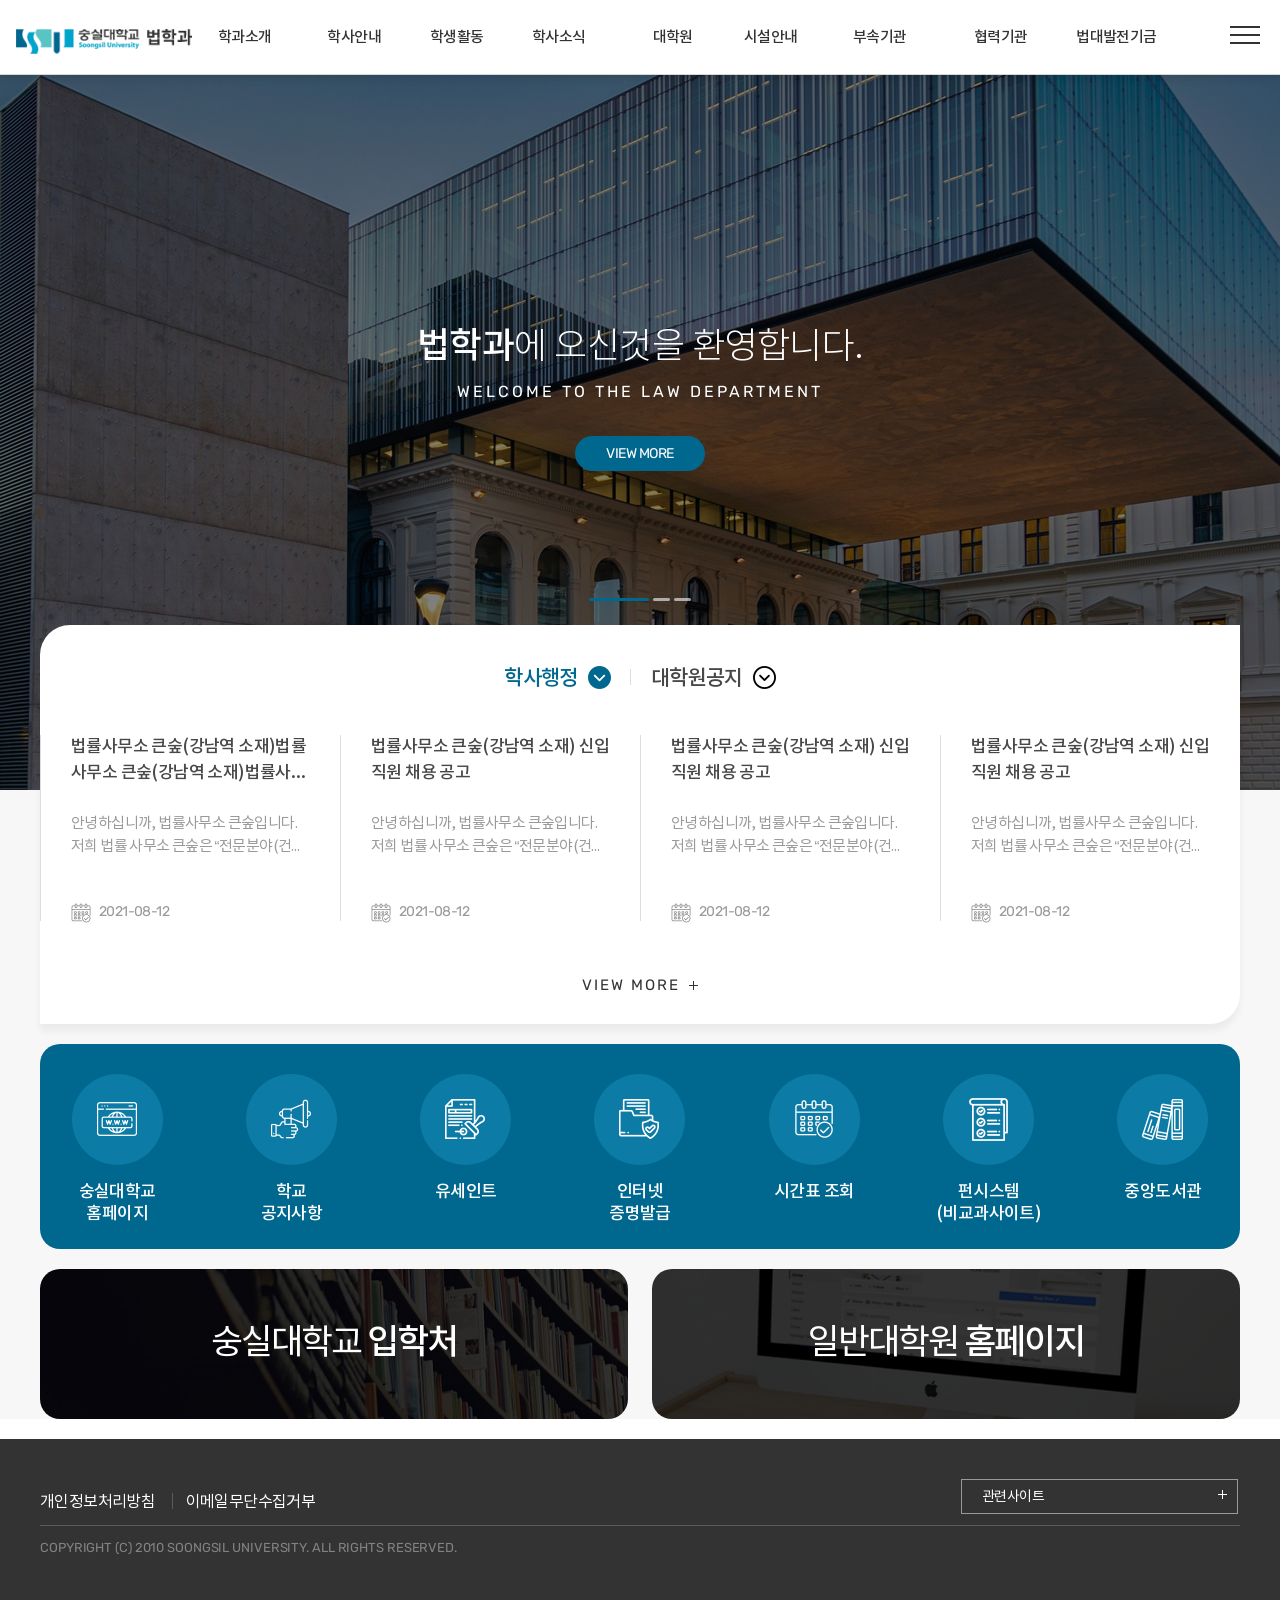
<file: index.html>
<!DOCTYPE html>
<html lang="ko">

	<head>
		<meta charset="UTF-8">
		<meta name="viewport" content="width=device-width, initial-scale=1.0, minimum-scale=1.0, maximum-scale=1.0"
			user-scalable="no">
		<meta http-equiv="X-UA-compatible" content="IE=10,chrome=1">
		<meta name="Author" content="숭실대학교 법학과" />
		<meta name="Keywords" content="숭실대학교 법학과" />
		<meta name="Description" content="숭실대학교 법학과 " />
		<!--style-->
		<link rel="stylesheet" href="commons/css/swiper.css" />
<link rel="stylesheet" href="commons/css/ico_style.css" />
		<link rel="stylesheet" href="commons/css/style.css" />
		<title>숭실대학교 법학과</title>
	</head>

	<body class="layout_main">
		<div class="skiptoContent">
			<a href="#lnb">메뉴바로가기</a>
			<a href="#main_content">메인콘텐츠 바로가기</a>
			<a href="#footer_copy">하단 카피라이트 바로가기</a>
		</div>

		<div class="header">

			<h1 class="logo">
				<a href="index.html"><span class="blind">숭실대학교 법학과</span></a>
			</h1>
			<!--main menu-->

			<div id="lnb">
				<ul class="nav-menu">
					<li class="nav-item"><a href="#">학과소개</a>
						<div class="sub-nav">
							<ul class="sub-nav-group">
								<li><a href="#">법학과 소개</a></li>
								<li><a href="#">교육목표</a></li>
								<li><a href="#">학과장인사말</a></li>
								<li><a href="#">교수진</a>
									<div class="sub-nav-3depth">
										<ul>
											<li><a href="#">전임교수 </a></li>
											<li><a href="#">명예교수</a></li>
											<li><a href="#">겸임교수</a></li>
										</ul>
									</div>
								</li>
							</ul>
						</div>
					</li>
					<li class="nav-item"><a href="#">학사안내</a>
						<div class="sub-nav">
							<ul class="sub-nav-group">
								<li><a href="#">교과안내</a></li>
								<li><a href="#">졸업요건</a></li>
								<li><a href="#">장학안내</a></li>
								<li><a href="#">비교과활동 </a></li>
								<li><a href="#">교수진</a>
									<div class="sub-nav-3depth">
										<ul>
											<li><a href="#">로우링</a></li>
											<li><a href="#">소개</a></li>
											<li><a href="#">주요활동 </a></li>
										</ul>
									</div>
								</li>
							</ul>
						</div>
					</li>
					<li class="nav-item"><a href="#">학생활동</a>
						<div class="sub-nav">
							<ul class="sub-nav-group">
								<li><a href="#">학생회</a>
									<div class="sub-nav-3depth">
										<ul>
											<li><a href="#">소개</a></li>
											<li><a href="#">주요활동</a></li>
											<li><a href="#">역대학생회장 </a></li>
										</ul>
									</div>
								</li>
								<li><a href="#">학회</a></li>
								<li><a href="#">소모임</a></li>
								<li><a href="#">언론사 </a></li>
								<li><a href="#">자치행사</a>
									<div class="sub-nav-3depth">
										<ul>
											<li><a href="#">축제</a></li>
											<li><a href="#">학술제</a></li>
											<li><a href="#">체육대회</a></li>
											<li><a href="#">연합MT</a></li>
										</ul>
									</div>
								</li>
							</ul>
						</div>
					</li>
					<li class="nav-item"><a href="#">학사소식</a>
						<div class="sub-nav">
							<ul class="sub-nav-group">
								<li><a href="#">학사행정</a></li>
								<li><a href="#">모집채용</a></li>
								<li><a href="#">event＆News</a></li>
							</ul>
						</div>
					</li>
					<li class="nav-item"><a href="#">대학원</a>
						<div class="sub-nav">
							<ul class="sub-nav-group">
								<li><a href="#">대학원소개</a></li>
								<li><a href="#">대학원공지</a></li>
							</ul>
						</div>
					</li>
					<li class="nav-item"><a href="#">시설안내</a>
						<div class="sub-nav">
							<ul class="sub-nav-group">
								<li><a href="#">법학열람실</a>
									<div class="sub-nav-3depth">
										<ul>
											<li><a href="#">개요</a></li>
											<li><a href="#">현황</a></li>
											<li><a href="#">이용안내</a></li>
										</ul>
									</div>
								</li>
								<li><a href="#">법학세미나실</a>
									<div class="sub-nav-3depth">
										<ul>
											<li><a href="#">개요</a></li>
											<li><a href="#">현황</a></li>
											<li><a href="#">이용안내</a></li>
										</ul>
									</div>
								</li>
							</ul>
						</div>
					</li>
					<li class="nav-item"><a href="#">부속기관</a>
						<div class="sub-nav">
							<ul class="sub-nav-group">
								<li><a href="#">법학연구소</a>
									<div class="sub-nav-3depth">
										<ul>
											<li><a href="#">소개</a></li>
											<li><a href="#">주요활동</a></li>
										</ul>
									</div>
								</li>

								<li><a href="#">연구소공지 </a></li>
								<li><a href="#">숭현관</a>
									<div class="sub-nav-3depth">
										<ul>
											<li><a href="#">소개</a></li>
											<li><a href="#">역대 사시합격자</a></li>
										</ul>
									</div>
								</li>

								<li><a href="#">법대동문회</a>
									<div class="sub-nav-3depth">
										<ul>
											<li><a href="#">동문회장인사말</a></li>
											<li><a href="#">주요활동 </a></li>
										</ul>
									</div>
								</li>

							</ul>
						</div>
					</li>
					<li class="nav-item"><a href="#">협력기관</a>
						<div class="sub-nav">
							<ul class="sub-nav-group">
								<li><a href="#">로펌</a></li>
								<li><a href="#">기업</a></li>
								<li><a href="#">공공기관</a></li>
								<li><a href="#">기타법인 </a></li>
							</ul>
						</div>
					</li>
					<li class="nav-item"><a href="#">법대발전기금 </a>
						<div class="sub-nav">
							<ul class="sub-nav-group">
								<li><a href="#">발전기금소개</a></li>
								<li><a href="#">기부방법</a></li>
								<li><a href="#">기부자예우 </a></li>
							</ul>
						</div>
					</li>
				</ul>
			</div>
			<!--//main menu-->

			<a href="#" class="btn-menu">
				<span></span>
				<span></span>
				<span></span>
			</a>

		</div>



		<!--mobile menu -->
		<div class="m-nav">
			<div class="m-nav-container">
				<ul class="m-nav-menu">
					<li class="m-nav-item on"><a href="#">학과소개</a>
						<ul class="m-sub-nav">
							<li><a href="#">법학과 소개</a></li>
							<li><a href="#">교육목표</a></li>
							<li><a href="#">학과장인사말</a></li>
							<li><a href="#">교수진</a>
								<div class="sub-nav-3depth">
									<ul>
										<li><a href="#">전임교수 </a></li>
										<li><a href="#">명예교수</a></li>
										<li><a href="#">겸임교수</a></li>
									</ul>
								</div>
							</li>
						</ul>
					</li>
					<li class="m-nav-item"><a href="#">학사안내</a>
						<ul class="m-sub-nav">
							<li><a href="#">교과안내</a></li>
							<li><a href="#">졸업요건</a></li>
							<li><a href="#">장학안내</a></li>
							<li><a href="#">비교과활동 </a></li>
							<li><a href="#">교수진</a>
								<div class="sub-nav-3depth">
									<ul>
										<li><a href="#">로우링</a></li>
										<li><a href="#">소개</a></li>
										<li><a href="#">주요활동 </a></li>
									</ul>
								</div>
							</li>
						</ul>
					</li>
					<li class="m-nav-item"><a href="#">학생활동</a>
						<ul class="m-sub-nav">

							<li><a href="#">학생회</a>
								<div class="sub-nav-3depth">
									<ul>
										<li><a href="#">소개</a></li>
										<li><a href="#">주요활동</a></li>
										<li><a href="#">역대학생회장 </a></li>
									</ul>
								</div>
							</li>
							<li><a href="#">학회</a></li>
							<li><a href="#">소모임</a></li>
							<li><a href="#">언론사 </a></li>
							<li><a href="#">자치행사</a>
								<div class="sub-nav-3depth">
									<ul>
										<li><a href="#">축제</a></li>
										<li><a href="#">학술제</a></li>
										<li><a href="#">체육대회</a></li>
										<li><a href="#">연합MT</a></li>
									</ul>
								</div>
							</li>
						</ul>
					</li>
					<li class="m-nav-item"><a href="#">학사소식</a>
						<ul class="m-sub-nav">
							<li><a href="#">학사행정</a></li>
							<li><a href="#">모집채용</a></li>
							<li><a href="#">event＆News</a></li>
						</ul>
					</li>
					<li class="m-nav-item"><a href="#">대학원</a>
						<div class="m-sub-nav">
							<ul class="sub-nav-group">
								<li><a href="#">대학원소개</a></li>
								<li><a href="#">대학원공지</a></li>
							</ul>
						</div>
					</li>
					<li class="m-nav-item"><a href="#">시설안내</a>
						<ul class="m-sub-nav">
							<li><a href="#">법학열람실</a>
								<div class="sub-nav-3depth">
									<ul>
										<li><a href="#">개요</a></li>
										<li><a href="#">현황</a></li>
										<li><a href="#">이용안내</a></li>
									</ul>
								</div>
							</li>
							<li><a href="#">법학세미나실</a>
								<div class="sub-nav-3depth">
									<ul>
										<li><a href="#">개요</a></li>
										<li><a href="#">현황</a></li>
										<li><a href="#">이용안내</a></li>
									</ul>
								</div>
							</li>
						</ul>
					</li>
					<li class="m-nav-item"><a href="#">부속기관</a>
						<ul class="m-sub-nav">
							<li><a href="#">법학연구소</a>
								<div class="sub-nav-3depth">
									<ul>
										<li><a href="#">소개</a></li>
										<li><a href="#">주요활동</a></li>
									</ul>
								</div>
							</li>

							<li><a href="#">연구소공지 </a></li>
							<li><a href="#">숭현관</a>
								<div class="sub-nav-3depth">
									<ul>
										<li><a href="#">소개</a></li>
										<li><a href="#">역대 사시합격자</a></li>
									</ul>
								</div>
							</li>

							<li><a href="#">법대동문회</a>
								<div class="sub-nav-3depth">
									<ul>
										<li><a href="#">동문회장인사말</a></li>
										<li><a href="#">주요활동 </a></li>
									</ul>
								</div>
							</li>
						</ul>
					</li>
					<li class="m-nav-item"><a href="#">협력기관</a>
						<ul class="m-sub-nav">

							<li><a href="#">로펌</a></li>
							<li><a href="#">기업</a></li>
							<li><a href="#">공공기관</a></li>
							<li><a href="#">기타법인 </a></li>
						</ul>
					</li>
					<li class="m-nav-item"><a href="#">법대발전기금 </a>
						<ul class="m-sub-nav">
							<li><a href="#">발전기금소개</a></li>
							<li><a href="#">기부방법</a></li>
							<li><a href="#">기부자예우 </a></li>
						</ul>
					</li>
				</ul>

				<a href="#" class="btn-close">
					<span></span>
					<span></span>
				</a>
			</div>
		</div>
		<!--//mobile menu -->

		<!--main visual-->
		<h3 class="blind">메인비주얼</h3>


		<div class="main-visual swiper">
			<div class="swiper-wrapper">
				<div class="swiper-slide slide-01">
					<div class="typo">
						<p class="kr"><b>법학과</b>에 오신것을 환영합니다.</p>
						<p class="en">welcome to the Law Department</p>
						<a href="#" class="btn-view">VIEW MORE</a>
					</div>
				</div>
				<div class="swiper-slide slide-02">
					<div class="typo">
						<p class="kr"><b>법학과</b>에 오신것을 환영합니다.</p>
						<p class="en">welcome to the Law Department</p>
						<a href="#" class="btn-view">VIEW MORE</a>
					</div>
				</div>
				<div class="swiper-slide slide-03">
					<div class="typo">
						<p class="kr"><b>법학과</b>에 오신것을 환영합니다.</p>
						<p class="en">welcome to the Law Department</p>
						<a href="#" class="btn-view">VIEW MORE</a>
					</div>
				</div>
			</div>

			<div class="swiper-pagination"></div>
		</div>
		<!--//main visual-->

		<section class="main-contents">
			<!--bbs-->
			<div class="main-bbs">

				<ul class="bbs-tab tab-top">
					<li class="on"><a href="#"><span>학사행정</span></a></li>
					<li><a href="#"><span>대학원공지</span></a></li>
				</ul>
				<div class="bbs-cont tab-cnt on">
					<ul>
						<li>
							<a href="#">
								<p class="tit">법률사무소 큰숲(강남역 소재)법률사무소 큰숲(강남역 소재)법률사무소 큰숲(강남역 소재) 신입 직원 채용 공고</p>
								<p class="cnt">안녕하십니까, 법률사무소 큰숲입니다. 저희 법률 사무소 큰숲은 “전문분야(건설... 큰숲은 “전문분야(건설... </p>
							</a>
							<p class="date">2021-08-12</p>
						</li>
						<li>
							<a href="#">
								<p class="tit">법률사무소 큰숲(강남역 소재) 신입 직원 채용 공고</p>
								<p class="cnt">안녕하십니까, 법률사무소 큰숲입니다. 저희 법률 사무소 큰숲은 “전문분야(건설... 큰숲은 “전문분야(건설... </p>
							</a>
							<p class="date">2021-08-12</p>
						</li>
						<li>
							<a href="#">
								<p class="tit">법률사무소 큰숲(강남역 소재) 신입 직원 채용 공고</p>
								<p class="cnt">안녕하십니까, 법률사무소 큰숲입니다. 저희 법률 사무소 큰숲은 “전문분야(건설... 큰숲은 “전문분야(건설... </p>
							</a>
							<p class="date">2021-08-12</p>
						</li>
						<li>
							<a href="#">
								<p class="tit">법률사무소 큰숲(강남역 소재) 신입 직원 채용 공고</p>
								<p class="cnt">안녕하십니까, 법률사무소 큰숲입니다. 저희 법률 사무소 큰숲은 “전문분야(건설... 큰숲은 “전문분야(건설... </p>
							</a>
							<p class="date">2021-08-12</p>
						</li>
					</ul>

					<a href="#" class="btn-more"><span>VIEW MORE</span></a>
				</div>

				<div class="bbs-cont tab-cnt">
					<ul>
						<li>
							<a href="#">
								<p class="tit">222법률사무소 큰숲(강남역 소재)법률사무소 큰숲(강남역 소재)법률사무소 큰숲(강남역 소재) 신입 직원 채용 공고</p>
								<p class="cnt">안녕하십니까, 법률사무소 큰숲입니다. 저희 법률 사무소 큰숲은 “전문분야(건설... 큰숲은 “전문분야(건설... </p>
							</a>
							<p class="date">2021-08-12</p>
						</li>
						<li>
							<a href="#">
								<p class="tit">법률사무소 큰숲(강남역 소재) 신입 직원 채용 공고</p>
								<p class="cnt">안녕하십니까, 법률사무소 큰숲입니다. 저희 법률 사무소 큰숲은 “전문분야(건설... 큰숲은 “전문분야(건설... </p>
							</a>
							<p class="date">2021-08-12</p>
						</li>
						<li>
							<a href="#">
								<p class="tit">법률사무소 큰숲(강남역 소재) 신입 직원 채용 공고</p>
								<p class="cnt">안녕하십니까, 법률사무소 큰숲입니다. 저희 법률 사무소 큰숲은 “전문분야(건설... 큰숲은 “전문분야(건설... </p>
							</a>
							<p class="date">2021-08-12</p>
						</li>
						<li>
							<a href="#">
								<p class="tit">법률사무소 큰숲(강남역 소재) 신입 직원 채용 공고</p>
								<p class="cnt">안녕하십니까, 법률사무소 큰숲입니다. 저희 법률 사무소 큰숲은 “전문분야(건설... 큰숲은 “전문분야(건설... </p>
							</a>
							<p class="date">2021-08-12</p>
						</li>
					</ul>

					<a href="#" class="btn-more"><span>VIEW MORE</span></a>
				</div>

			</div>
			<!--//bbs-->

			<!--quick-->
			<div class="main-quick">
				<h3 class="quick-title"><span>QUICK MENU</span></h3>
				<ul>
					<li><a href="#">
							<i class="ico ico01"></i>
							<strong>숭실대학교<br>홈페이지</strong>
						</a></li>
					<li><a href="#">
							<i class="ico ico02"></i>
							<strong>학교<br>공지사항</strong>
						</a></li>
					<li><a href="#">
							<i class="ico ico03"></i>
							<strong>유세인트</strong>
						</a></li>
					<li><a href="#">
							<i class="ico ico04"></i>
							<strong>인터넷<br>증명발급</strong>
						</a></li>
					<li><a href="#">
							<i class="ico ico05"></i>
							<strong>시간표 조회</strong>
						</a></li>
					<li><a href="#">
							<i class="ico ico06"></i>
							<strong>펀시스템<br>(비교과사이트)</strong>
						</a></li>
					<li><a href="#">
							<i class="ico ico07"></i>
							<strong>중앙도서관</strong>
						</a></li>
				</ul>
			</div>
			<!--//quick-->

			<!--banner-->
			<div class="main-banner">
				<ul>
					<li class="banner01"><a href="#">
							숭실대학교 <b>입학처</b>
						</a></li>
					<li class="banner02"><a href="#">
							일반대학원 <b>홈페이지</b>
						</a></li>
				</ul>
			</div>
			<!--//banner-->

		</section>

		<footer class="footer">
			<div class="footer-container">
				<div class="policy-rel">
					<p class="policy">
						<a href="#">개인정보처리방침</a>
						<a href="#">이메일무단수집거부</a>
					</p>

					<div class="rel-sites">
						<strong class="tit">관련사이트</strong>
						<div class="site-list">
							<ul>
								<li><a href="#">숭실대학교</a></li>
								<li><a href="#">site</a></li>
								<li><a href="#">site</a></li>
								<li><a href="#">site</a></li>
							</ul>
						</div>
					</div>
				</div>

				<p class="copyrights">Copyright (c) 2010 Soongsil University. All Rights Reserved.</p>
			</div>
		</footer>

		<!--js-->
		<script type="text/javascript" src="commons/js/jquery-1.11.2.min.js"></script>
		<script type="text/javascript" src="commons/js/jquery-migrate-1.2.1.js"></script>
		<script type="text/javascript" src="commons/js/swiper.min.js"></script>
		<script type="text/javascript" src="commons/js/site.js"></script>
	</body>

</html>
</file>
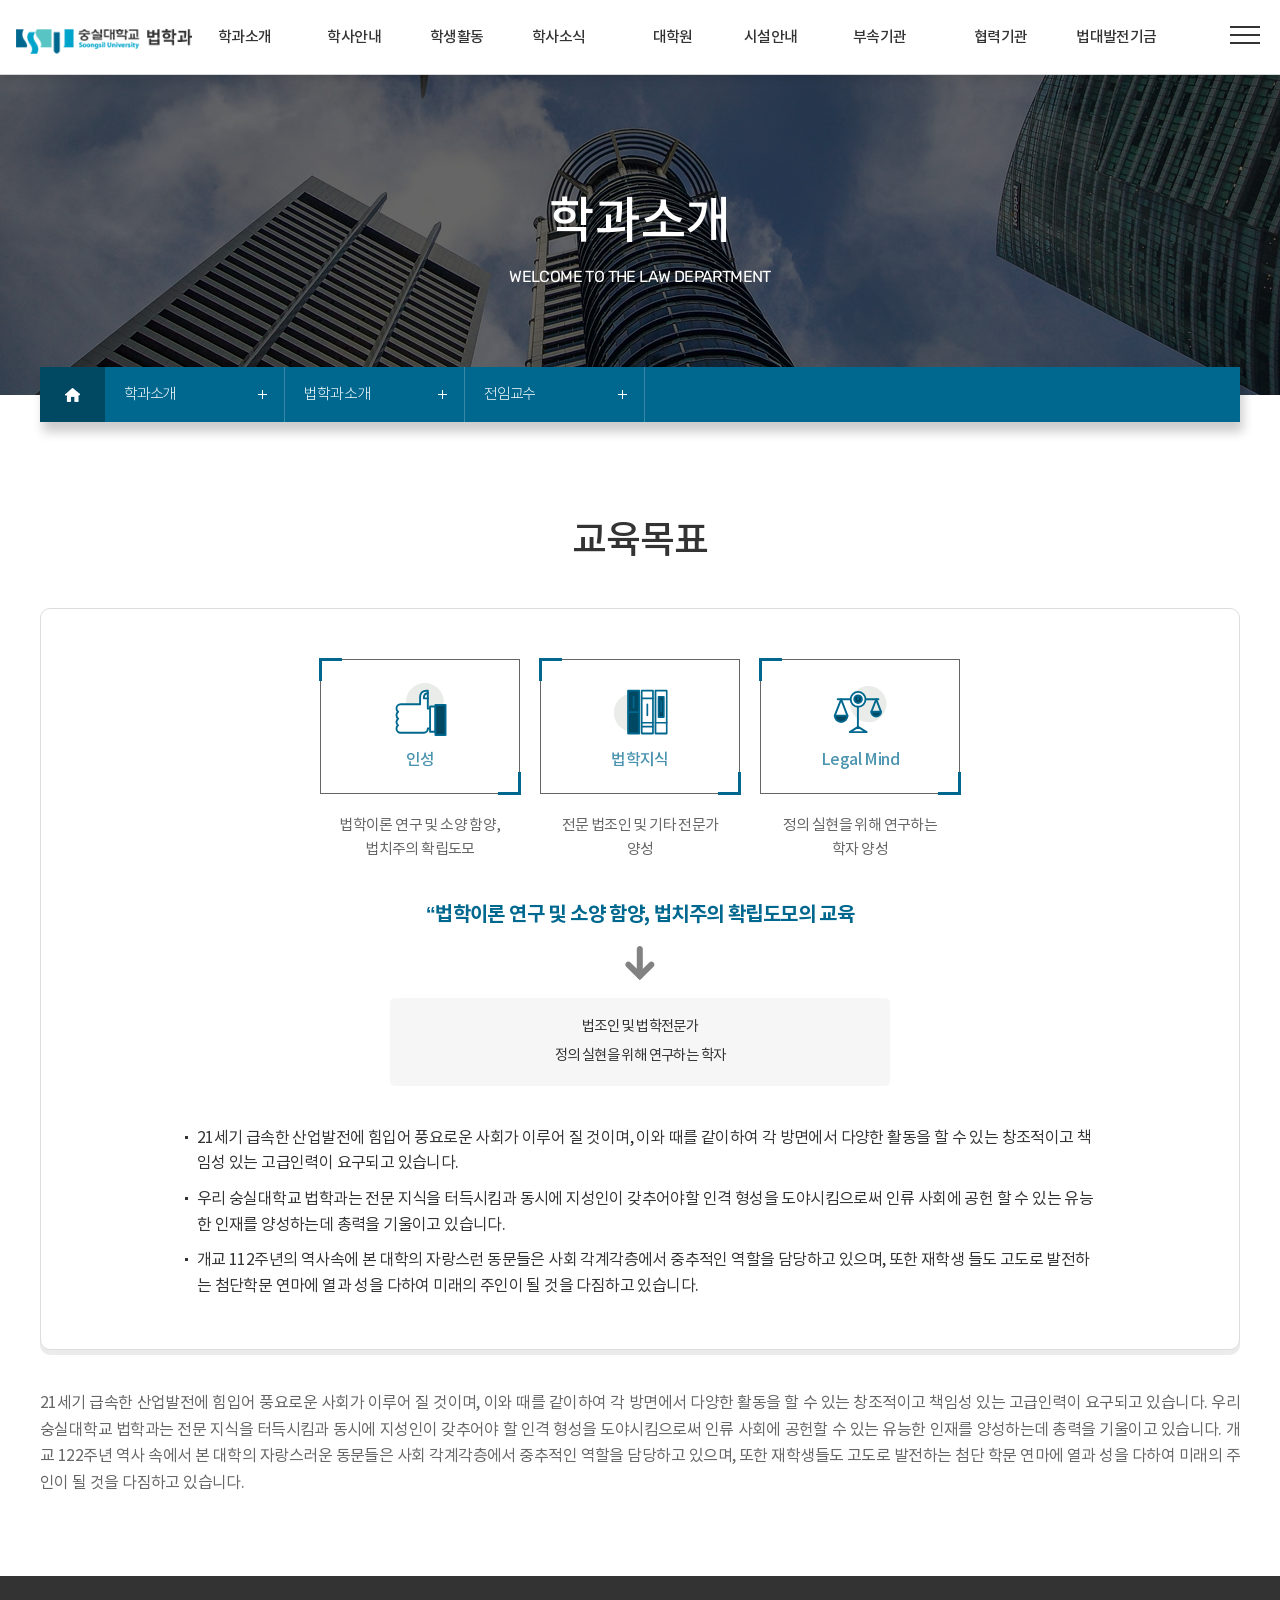
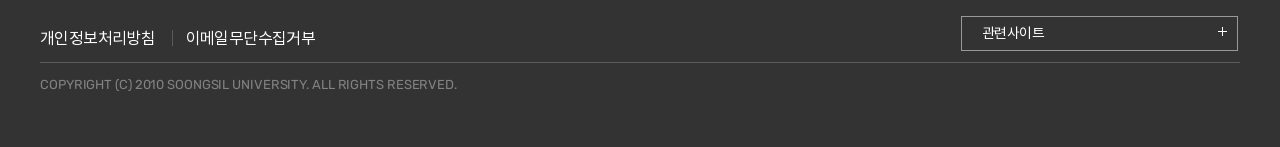
<file: sub1_goal.html>
<!DOCTYPE html>
<html lang="ko">

	<head>
		<meta charset="UTF-8">
		<meta name="viewport" content="width=device-width, initial-scale=1.0, minimum-scale=1.0, maximum-scale=1.0"
			user-scalable="no">
		<meta http-equiv="X-UA-compatible" content="IE=10,chrome=1">
		<meta name="Author" content="숭실대학교 법학과" />
		<meta name="Keywords" content="숭실대학교 법학과" />
		<meta name="Description" content="숭실대학교 법학과 " />
		<!--style-->
		<link rel="stylesheet" href="commons/css/swiper.css" />
<link rel="stylesheet" href="commons/css/ico_style.css" />
		<link rel="stylesheet" href="commons/css/style.css" />
		<title>숭실대학교 법학과</title>
	</head>

	<body class="layout_main">
		<div class="skiptoContent">
			<a href="#lnb">메뉴바로가기</a>
			<a href="#main_content">메인콘텐츠 바로가기</a>
			<a href="#footer_copy">하단 카피라이트 바로가기</a>
		</div>

		<div class="header">

			<h1 class="logo">
				<a href="index.html"><span class="blind">숭실대학교 법학과</span></a>
			</h1>
			<!--main menu-->

			<div id="lnb">
				<ul class="nav-menu">
					<li class="nav-item"><a href="#">학과소개</a>
						<div class="sub-nav">
							<ul class="sub-nav-group">
								<li><a href="#">법학과 소개</a></li>
								<li><a href="#">교육목표</a></li>
								<li><a href="#">학과장인사말</a></li>
								<li><a href="#">교수진</a>
									<div class="sub-nav-3depth">
										<ul>
											<li><a href="#">전임교수 </a></li>
											<li><a href="#">명예교수</a></li>
											<li><a href="#">겸임교수</a></li>
										</ul>
									</div>
								</li>
							</ul>
						</div>
					</li>
					<li class="nav-item"><a href="#">학사안내</a>
						<div class="sub-nav">
							<ul class="sub-nav-group">
								<li><a href="#">교과안내</a></li>
								<li><a href="#">졸업요건</a></li>
								<li><a href="#">장학안내</a></li>
								<li><a href="#">비교과활동 </a></li>
								<li><a href="#">교수진</a>
									<div class="sub-nav-3depth">
										<ul>
											<li><a href="#">로우링</a></li>
											<li><a href="#">소개</a></li>
											<li><a href="#">주요활동 </a></li>
										</ul>
									</div>
								</li>
							</ul>
						</div>
					</li>
					<li class="nav-item"><a href="#">학생활동</a>
						<div class="sub-nav">
							<ul class="sub-nav-group">
								<li><a href="#">학생회</a>
									<div class="sub-nav-3depth">
										<ul>
											<li><a href="#">소개</a></li>
											<li><a href="#">주요활동</a></li>
											<li><a href="#">역대학생회장 </a></li>
										</ul>
									</div>
								</li>
								<li><a href="#">학회</a></li>
								<li><a href="#">소모임</a></li>
								<li><a href="#">언론사 </a></li>
								<li><a href="#">자치행사</a>
									<div class="sub-nav-3depth">
										<ul>
											<li><a href="#">축제</a></li>
											<li><a href="#">학술제</a></li>
											<li><a href="#">체육대회</a></li>
											<li><a href="#">연합MT</a></li>
										</ul>
									</div>
								</li>
							</ul>
						</div>
					</li>
					<li class="nav-item"><a href="#">학사소식</a>
						<div class="sub-nav">
							<ul class="sub-nav-group">
								<li><a href="#">학사행정</a></li>
								<li><a href="#">모집채용</a></li>
								<li><a href="#">event＆News</a></li>
							</ul>
						</div>
					</li>
					<li class="nav-item"><a href="#">대학원</a>
						<div class="sub-nav">
							<ul class="sub-nav-group">
								<li><a href="#">대학원소개</a></li>
								<li><a href="#">대학원공지</a></li>
							</ul>
						</div>
					</li>
					<li class="nav-item"><a href="#">시설안내</a>
						<div class="sub-nav">
							<ul class="sub-nav-group">
								<li><a href="#">법학열람실</a>
									<div class="sub-nav-3depth">
										<ul>
											<li><a href="#">개요</a></li>
											<li><a href="#">현황</a></li>
											<li><a href="#">이용안내</a></li>
										</ul>
									</div>
								</li>
								<li><a href="#">법학세미나실</a>
									<div class="sub-nav-3depth">
										<ul>
											<li><a href="#">개요</a></li>
											<li><a href="#">현황</a></li>
											<li><a href="#">이용안내</a></li>
										</ul>
									</div>
								</li>
							</ul>
						</div>
					</li>
					<li class="nav-item"><a href="#">부속기관</a>
						<div class="sub-nav">
							<ul class="sub-nav-group">
								<li><a href="#">법학연구소</a>
									<div class="sub-nav-3depth">
										<ul>
											<li><a href="#">소개</a></li>
											<li><a href="#">주요활동</a></li>
										</ul>
									</div>
								</li>

								<li><a href="#">연구소공지 </a></li>
								<li><a href="#">숭현관</a>
									<div class="sub-nav-3depth">
										<ul>
											<li><a href="#">소개</a></li>
											<li><a href="#">역대 사시합격자</a></li>
										</ul>
									</div>
								</li>

								<li><a href="#">법대동문회</a>
									<div class="sub-nav-3depth">
										<ul>
											<li><a href="#">동문회장인사말</a></li>
											<li><a href="#">주요활동 </a></li>
										</ul>
									</div>
								</li>

							</ul>
						</div>
					</li>
					<li class="nav-item"><a href="#">협력기관</a>
						<div class="sub-nav">
							<ul class="sub-nav-group">
								<li><a href="#">로펌</a></li>
								<li><a href="#">기업</a></li>
								<li><a href="#">공공기관</a></li>
								<li><a href="#">기타법인 </a></li>
							</ul>
						</div>
					</li>
					<li class="nav-item"><a href="#">법대발전기금 </a>
						<div class="sub-nav">
							<ul class="sub-nav-group">
								<li><a href="#">발전기금소개</a></li>
								<li><a href="#">기부방법</a></li>
								<li><a href="#">기부자예우 </a></li>
							</ul>
						</div>
					</li>
				</ul>
			</div>
			<!--//main menu-->

			<a href="#" class="btn-menu">
				<span></span>
				<span></span>
				<span></span>
			</a>

		</div>



		<!--mobile menu -->
		<div class="m-nav">
			<div class="m-nav-container">
				<ul class="m-nav-menu">
					<li class="m-nav-item on"><a href="#">학과소개</a>
						<ul class="m-sub-nav">
							<li><a href="#">법학과 소개</a></li>
							<li><a href="#">교육목표</a></li>
							<li><a href="#">학과장인사말</a></li>
							<li><a href="#">교수진</a>
								<div class="sub-nav-3depth">
									<ul>
										<li><a href="#">전임교수 </a></li>
										<li><a href="#">명예교수</a></li>
										<li><a href="#">겸임교수</a></li>
									</ul>
								</div>
							</li>
						</ul>
					</li>
					<li class="m-nav-item"><a href="#">학사안내</a>
						<ul class="m-sub-nav">
							<li><a href="#">교과안내</a></li>
							<li><a href="#">졸업요건</a></li>
							<li><a href="#">장학안내</a></li>
							<li><a href="#">비교과활동 </a></li>
							<li><a href="#">교수진</a>
								<div class="sub-nav-3depth">
									<ul>
										<li><a href="#">로우링</a></li>
										<li><a href="#">소개</a></li>
										<li><a href="#">주요활동 </a></li>
									</ul>
								</div>
							</li>
						</ul>
					</li>
					<li class="m-nav-item"><a href="#">학생활동</a>
						<ul class="m-sub-nav">

							<li><a href="#">학생회</a>
								<div class="sub-nav-3depth">
									<ul>
										<li><a href="#">소개</a></li>
										<li><a href="#">주요활동</a></li>
										<li><a href="#">역대학생회장 </a></li>
									</ul>
								</div>
							</li>
							<li><a href="#">학회</a></li>
							<li><a href="#">소모임</a></li>
							<li><a href="#">언론사 </a></li>
							<li><a href="#">자치행사</a>
								<div class="sub-nav-3depth">
									<ul>
										<li><a href="#">축제</a></li>
										<li><a href="#">학술제</a></li>
										<li><a href="#">체육대회</a></li>
										<li><a href="#">연합MT</a></li>
									</ul>
								</div>
							</li>
						</ul>
					</li>
					<li class="m-nav-item"><a href="#">학사소식</a>
						<ul class="m-sub-nav">
							<li><a href="#">학사행정</a></li>
							<li><a href="#">모집채용</a></li>
							<li><a href="#">event＆News</a></li>
						</ul>
					</li>
					<li class="m-nav-item"><a href="#">대학원</a>
						<div class="m-sub-nav">
							<ul class="sub-nav-group">
								<li><a href="#">대학원소개</a></li>
								<li><a href="#">대학원공지</a></li>
							</ul>
						</div>
					</li>
					<li class="m-nav-item"><a href="#">시설안내</a>
						<ul class="m-sub-nav">
							<li><a href="#">법학열람실</a>
								<div class="sub-nav-3depth">
									<ul>
										<li><a href="#">개요</a></li>
										<li><a href="#">현황</a></li>
										<li><a href="#">이용안내</a></li>
									</ul>
								</div>
							</li>
							<li><a href="#">법학세미나실</a>
								<div class="sub-nav-3depth">
									<ul>
										<li><a href="#">개요</a></li>
										<li><a href="#">현황</a></li>
										<li><a href="#">이용안내</a></li>
									</ul>
								</div>
							</li>
						</ul>
					</li>
					<li class="m-nav-item"><a href="#">부속기관</a>
						<ul class="m-sub-nav">
							<li><a href="#">법학연구소</a>
								<div class="sub-nav-3depth">
									<ul>
										<li><a href="#">소개</a></li>
										<li><a href="#">주요활동</a></li>
									</ul>
								</div>
							</li>

							<li><a href="#">연구소공지 </a></li>
							<li><a href="#">숭현관</a>
								<div class="sub-nav-3depth">
									<ul>
										<li><a href="#">소개</a></li>
										<li><a href="#">역대 사시합격자</a></li>
									</ul>
								</div>
							</li>

							<li><a href="#">법대동문회</a>
								<div class="sub-nav-3depth">
									<ul>
										<li><a href="#">동문회장인사말</a></li>
										<li><a href="#">주요활동 </a></li>
									</ul>
								</div>
							</li>
						</ul>
					</li>
					<li class="m-nav-item"><a href="#">협력기관</a>
						<ul class="m-sub-nav">

							<li><a href="#">로펌</a></li>
							<li><a href="#">기업</a></li>
							<li><a href="#">공공기관</a></li>
							<li><a href="#">기타법인 </a></li>
						</ul>
					</li>
					<li class="m-nav-item"><a href="#">법대발전기금 </a>
						<ul class="m-sub-nav">
							<li><a href="#">발전기금소개</a></li>
							<li><a href="#">기부방법</a></li>
							<li><a href="#">기부자예우 </a></li>
						</ul>
					</li>
				</ul>

				<a href="#" class="btn-close">
					<span></span>
					<span></span>
				</a>
			</div>
		</div>
		<!--//mobile menu -->


		<div class="sub-visual sub-story">
			<div class="typo">
				<h3>학과소개</h3>
				<p class="en">welcome to the Law Department</p>
			</div>
		</div>

		<nav class="sub-lnb ">
			<a href="index.html" class="home"><span class="blind">HOME</span></a>
			<div class="sub-depth sub-depth01">
				<h4 class="current"><span>학과소개</span></h4>
				<ul>
					<li><a href="#">학과소개</a></li>
					<li><a href="#">학사안내</a></li>
					<li><a href="#">학생활동</a></li>
					<li><a href="#">학사소식</a></li>
					<li><a href="#">대학원</a></li>
					<li><a href="#">시설안내</a></li>
					<li><a href="#">부속기관</a></li>
					<li><a href="#">협력기관</a></li>
					<li><a href="#">법대발전기금</a></li>

				</ul>
			</div>
			<div class="sub-depth sub-depth02">
				<h4 class="current"><span>법학과 소개</span></h4>
				<ul>
					<li><a href="#">법학과 소개</a></li>
					<li><a href="#">교육목표</a></li>
					<li><a href="#">학과장인사말</a></li>
					<li><a href="#">교수진</a></li>
				</ul>
			</div>
			<div class="sub-depth sub-depth03">
				<h4 class="current"><span>전임교수</span></h4>
				<ul>
					<li><a href="#">전임교수 </a></li>
					<li><a href="#">명예교수</a></li>
					<li><a href="#">겸임교수</a></li>
				</ul>
			</div>
		</nav>



		<section class="sub-contents">

			<h3 class="doc-title">교육목표</h3>

			<div class="goal">
				<div class="goal-graphic">
					<div class="goal-ico">
						<ul>
							<li>
								<div class="ico-box">
									<i class="g-ico-01"><img src="commons/images/contents/goal_ico_01.svg"
											alt="ico01"></i>
									<p>인성</p>
								</div>
								<p class="desc">법학이론 연구 및 소양 함양, 법치주의 확립도모</p>
							</li>
							<li>
								<div class="ico-box">
									<i class="g-ico-01"><img src="commons/images/contents/goal_ico_02.svg"
											alt="ico01"></i>
									<p>법학지식</p>
								</div>
								<p class="desc">전문 법조인 및 기타 전문가 양성 </p>
							</li>
							<li>
								<div class="ico-box">
									<i class="g-ico-01"><img src="commons/images/contents/goal_ico_03.svg"
											alt="ico01"></i>
									<p>Legal Mind</p>
								</div>
								<p class="desc">정의 실현을 위해 연구하는 학자 양성</p>
							</li>
						</ul>
					</div>
					<div class="goal-res">
						<strong> “법학이론 연구 및 소양 함양, 법치주의 확립도모의 교육</strong>
						<i class="ico"></i>
						<ul>
							<li>법조인 및 법학전문가 </li>
							<li>정의 실현을 위해 연구하는 학자</li>
						</ul>
					</div>

					<ul class="goal-summary">
						<li>21세기 급속한 산업발전에 힘입어 풍요로운 사회가 이루어 질 것이며, 이와 때를 같이하여 각 방면에서 다양한 활동을 할 수
							있는 창조적이고 책임성 있는 고급인력이 요구되고 있습니다.</li>
						<li>우리 숭실대학교 법학과는 전문 지식을 터득시킴과 동시에 지성인이 갖추어야할 인격 형성을 도야시킴으로써 인류 사회에
							공헌 할 수 있는 유능한 인재를 양성하는데 총력을 기울이고 있습니다.</li>
						<li>개교 112주년의 역사속에 본 대학의 자랑스런 동문들은 사회 각계각층에서 중추적인 역할을 담당하고 있으며, 또한 재학생
							들도 고도로 발전하는 첨단학문 연마에 열과 성을 다하여 미래의 주인이 될 것을 다짐하고 있습니다.</li>
					</ul>
				</div>

				<p class="txt">21세기 급속한 산업발전에 힘입어 풍요로운 사회가 이루어 질 것이며, 이와 때를 같이하여 각 방면에서 다양한 활동을 할 수 있는 창조적이고 책임성 있는
					고급인력이 요구되고 있습니다.
					우리 숭실대학교 법학과는 전문 지식을 터득시킴과 동시에 지성인이 갖추어야 할 인격 형성을 도야시킴으로써 인류 사회에 공헌할 수 있는 유능한 인재를 양성하는데 총력을 기울이고
					있습니다. 개교 122주년 역사 속에서 본 대학의 자랑스러운 동문들은 사회 각계각층에서 중추적인 역할을 담당하고 있으며, 또한 재학생들도 고도로 발전하는 첨단 학문 연마에 열과
					성을 다하여 미래의 주인이 될 것을 다짐하고 있습니다.</p>
			</div>
		</section>



		<footer class="footer">
			<div class="footer-container">
				<div class="policy-rel">
					<p class="policy">
						<a href="#">개인정보처리방침</a>
						<a href="#">이메일무단수집거부</a>
					</p>

					<div class="rel-sites">
						<strong class="tit">관련사이트</strong>
						<div class="site-list">
							<ul>
								<li><a href="#">숭실대학교</a></li>
								<li><a href="#">site</a></li>
								<li><a href="#">site</a></li>
								<li><a href="#">site</a></li>
							</ul>
						</div>
					</div>
				</div>

				<p class="copyrights">Copyright (c) 2010 Soongsil University. All Rights Reserved.</p>
			</div>
		</footer>

		<!--js-->
		<script type="text/javascript" src="commons/js/jquery-1.11.2.min.js"></script>
		<script type="text/javascript" src="commons/js/jquery-migrate-1.2.1.js"></script>
		<script type="text/javascript" src="commons/js/swiper.min.js"></script>
		<script type="text/javascript" src="commons/js/site.js"></script>
	</body>

</html>
</file>
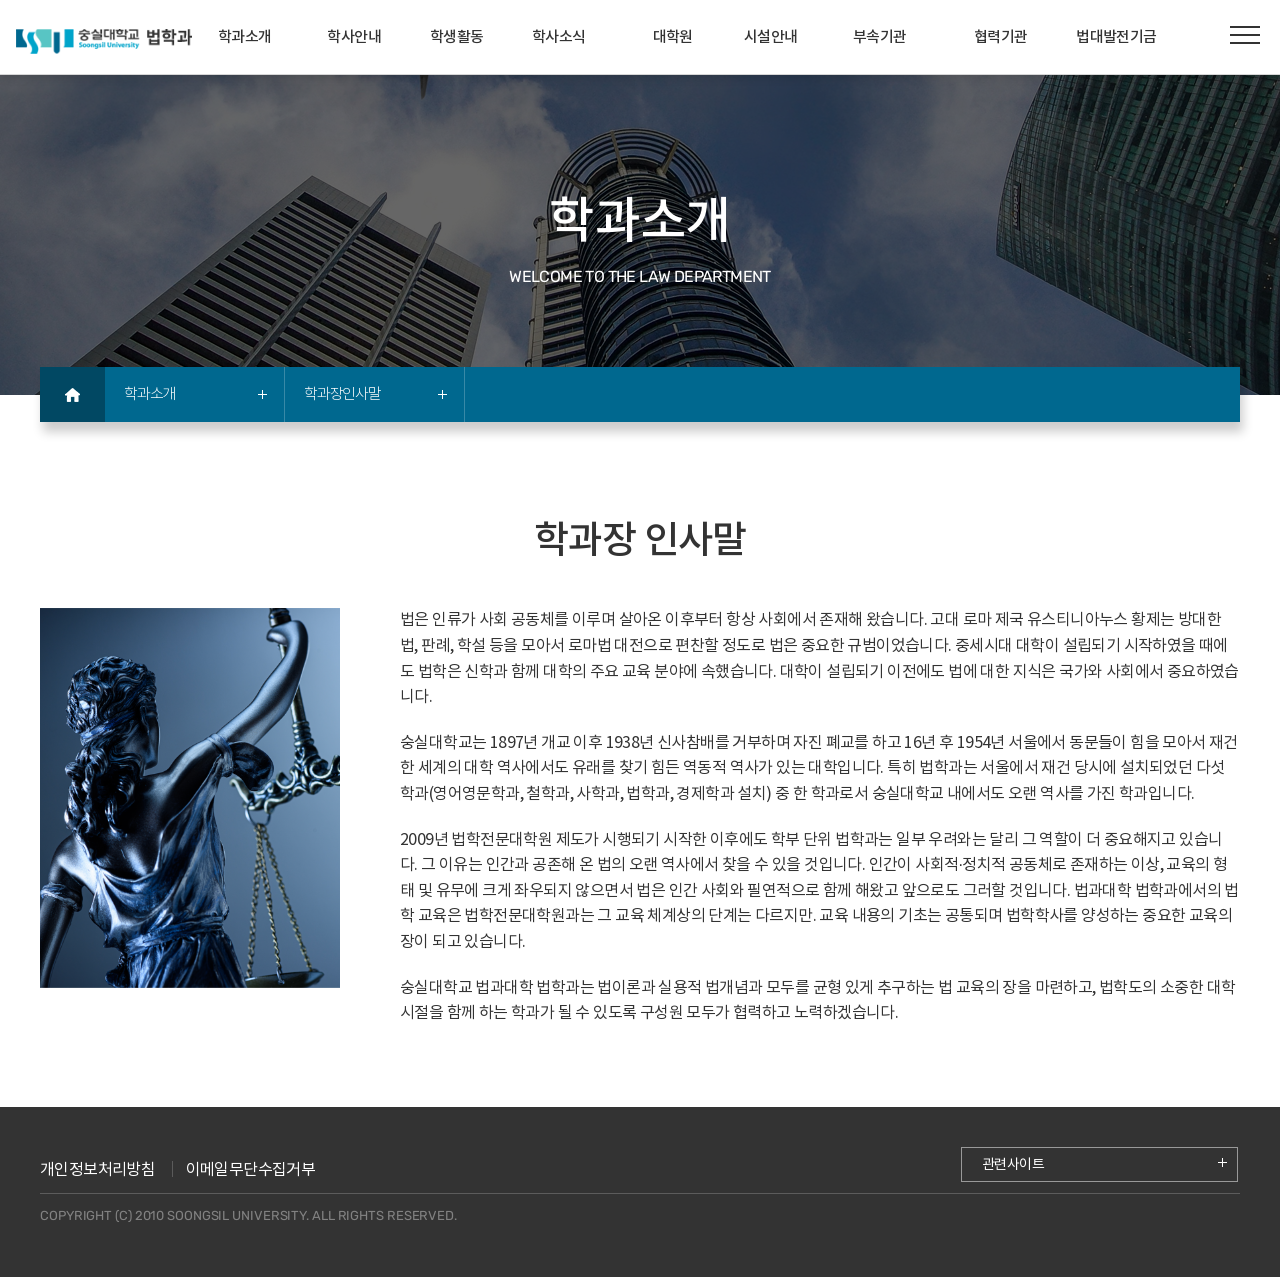
<file: sub1_greeting.html>
<!DOCTYPE html>
<html lang="ko">

	<head>
		<meta charset="UTF-8">
		<meta name="viewport" content="width=device-width, initial-scale=1.0, minimum-scale=1.0, maximum-scale=1.0"
			user-scalable="no">
		<meta http-equiv="X-UA-compatible" content="IE=10,chrome=1">
		<meta name="Author" content="숭실대학교 법학과" />
		<meta name="Keywords" content="숭실대학교 법학과" />
		<meta name="Description" content="숭실대학교 법학과 " />
		<!--style-->
		<link rel="stylesheet" href="commons/css/swiper.css" />
<link rel="stylesheet" href="commons/css/ico_style.css" />
		<link rel="stylesheet" href="commons/css/style.css" />
		<title>숭실대학교 법학과</title>
	</head>

	<body class="layout_main">
		<div class="skiptoContent">
			<a href="#lnb">메뉴바로가기</a>
			<a href="#main_content">메인콘텐츠 바로가기</a>
			<a href="#footer_copy">하단 카피라이트 바로가기</a>
		</div>

		<div class="header">

			<h1 class="logo">
				<a href="index.html"><span class="blind">숭실대학교 법학과</span></a>
			</h1>
			<!--main menu-->

			<div id="lnb">
				<ul class="nav-menu">
					<li class="nav-item"><a href="#">학과소개</a>
						<div class="sub-nav">
							<ul class="sub-nav-group">
								<li><a href="#">법학과 소개</a></li>
								<li><a href="#">교육목표</a></li>
								<li><a href="#">학과장인사말</a></li>
								<li><a href="#">교수진</a>
									<div class="sub-nav-3depth">
										<ul>
											<li><a href="#">전임교수 </a></li>
											<li><a href="#">명예교수</a></li>
											<li><a href="#">겸임교수</a></li>
										</ul>
									</div>
								</li>
							</ul>
						</div>
					</li>
					<li class="nav-item"><a href="#">학사안내</a>
						<div class="sub-nav">
							<ul class="sub-nav-group">
								<li><a href="#">교과안내</a></li>
								<li><a href="#">졸업요건</a></li>
								<li><a href="#">장학안내</a></li>
								<li><a href="#">비교과활동 </a></li>
								<li><a href="#">교수진</a>
									<div class="sub-nav-3depth">
										<ul>
											<li><a href="#">로우링</a></li>
											<li><a href="#">소개</a></li>
											<li><a href="#">주요활동 </a></li>
										</ul>
									</div>
								</li>
							</ul>
						</div>
					</li>
					<li class="nav-item"><a href="#">학생활동</a>
						<div class="sub-nav">
							<ul class="sub-nav-group">
								<li><a href="#">학생회</a>
									<div class="sub-nav-3depth">
										<ul>
											<li><a href="#">소개</a></li>
											<li><a href="#">주요활동</a></li>
											<li><a href="#">역대학생회장 </a></li>
										</ul>
									</div>
								</li>
								<li><a href="#">학회</a></li>
								<li><a href="#">소모임</a></li>
								<li><a href="#">언론사 </a></li>
								<li><a href="#">자치행사</a>
									<div class="sub-nav-3depth">
										<ul>
											<li><a href="#">축제</a></li>
											<li><a href="#">학술제</a></li>
											<li><a href="#">체육대회</a></li>
											<li><a href="#">연합MT</a></li>
										</ul>
									</div>
								</li>
							</ul>
						</div>
					</li>
					<li class="nav-item"><a href="#">학사소식</a>
						<div class="sub-nav">
							<ul class="sub-nav-group">
								<li><a href="#">학사행정</a></li>
								<li><a href="#">모집채용</a></li>
								<li><a href="#">event＆News</a></li>
							</ul>
						</div>
					</li>
					<li class="nav-item"><a href="#">대학원</a>
						<div class="sub-nav">
							<ul class="sub-nav-group">
								<li><a href="#">대학원소개</a></li>
								<li><a href="#">대학원공지</a></li>
							</ul>
						</div>
					</li>
					<li class="nav-item"><a href="#">시설안내</a>
						<div class="sub-nav">
							<ul class="sub-nav-group">
								<li><a href="#">법학열람실</a>
									<div class="sub-nav-3depth">
										<ul>
											<li><a href="#">개요</a></li>
											<li><a href="#">현황</a></li>
											<li><a href="#">이용안내</a></li>
										</ul>
									</div>
								</li>
								<li><a href="#">법학세미나실</a>
									<div class="sub-nav-3depth">
										<ul>
											<li><a href="#">개요</a></li>
											<li><a href="#">현황</a></li>
											<li><a href="#">이용안내</a></li>
										</ul>
									</div>
								</li>
							</ul>
						</div>
					</li>
					<li class="nav-item"><a href="#">부속기관</a>
						<div class="sub-nav">
							<ul class="sub-nav-group">
								<li><a href="#">법학연구소</a>
									<div class="sub-nav-3depth">
										<ul>
											<li><a href="#">소개</a></li>
											<li><a href="#">주요활동</a></li>
										</ul>
									</div>
								</li>

								<li><a href="#">연구소공지 </a></li>
								<li><a href="#">숭현관</a>
									<div class="sub-nav-3depth">
										<ul>
											<li><a href="#">소개</a></li>
											<li><a href="#">역대 사시합격자</a></li>
										</ul>
									</div>
								</li>

								<li><a href="#">법대동문회</a>
									<div class="sub-nav-3depth">
										<ul>
											<li><a href="#">동문회장인사말</a></li>
											<li><a href="#">주요활동 </a></li>
										</ul>
									</div>
								</li>

							</ul>
						</div>
					</li>
					<li class="nav-item"><a href="#">협력기관</a>
						<div class="sub-nav">
							<ul class="sub-nav-group">
								<li><a href="#">로펌</a></li>
								<li><a href="#">기업</a></li>
								<li><a href="#">공공기관</a></li>
								<li><a href="#">기타법인 </a></li>
							</ul>
						</div>
					</li>
					<li class="nav-item"><a href="#">법대발전기금 </a>
						<div class="sub-nav">
							<ul class="sub-nav-group">
								<li><a href="#">발전기금소개</a></li>
								<li><a href="#">기부방법</a></li>
								<li><a href="#">기부자예우 </a></li>
							</ul>
						</div>
					</li>
				</ul>
			</div>
			<!--//main menu-->

			<a href="#" class="btn-menu">
				<span></span>
				<span></span>
				<span></span>
			</a>

		</div>



		<!--mobile menu -->
		<div class="m-nav">
			<div class="m-nav-container">
				<ul class="m-nav-menu">
					<li class="m-nav-item on"><a href="#">학과소개</a>
						<ul class="m-sub-nav">
							<li><a href="#">법학과 소개</a></li>
							<li><a href="#">교육목표</a></li>
							<li><a href="#">학과장인사말</a></li>
							<li><a href="#">교수진</a>
								<div class="sub-nav-3depth">
									<ul>
										<li><a href="#">전임교수 </a></li>
										<li><a href="#">명예교수</a></li>
										<li><a href="#">겸임교수</a></li>
									</ul>
								</div>
							</li>
						</ul>
					</li>
					<li class="m-nav-item"><a href="#">학사안내</a>
						<ul class="m-sub-nav">
							<li><a href="#">교과안내</a></li>
							<li><a href="#">졸업요건</a></li>
							<li><a href="#">장학안내</a></li>
							<li><a href="#">비교과활동 </a></li>
							<li><a href="#">교수진</a>
								<div class="sub-nav-3depth">
									<ul>
										<li><a href="#">로우링</a></li>
										<li><a href="#">소개</a></li>
										<li><a href="#">주요활동 </a></li>
									</ul>
								</div>
							</li>
						</ul>
					</li>
					<li class="m-nav-item"><a href="#">학생활동</a>
						<ul class="m-sub-nav">

							<li><a href="#">학생회</a>
								<div class="sub-nav-3depth">
									<ul>
										<li><a href="#">소개</a></li>
										<li><a href="#">주요활동</a></li>
										<li><a href="#">역대학생회장 </a></li>
									</ul>
								</div>
							</li>
							<li><a href="#">학회</a></li>
							<li><a href="#">소모임</a></li>
							<li><a href="#">언론사 </a></li>
							<li><a href="#">자치행사</a>
								<div class="sub-nav-3depth">
									<ul>
										<li><a href="#">축제</a></li>
										<li><a href="#">학술제</a></li>
										<li><a href="#">체육대회</a></li>
										<li><a href="#">연합MT</a></li>
									</ul>
								</div>
							</li>
						</ul>
					</li>
					<li class="m-nav-item"><a href="#">학사소식</a>
						<ul class="m-sub-nav">
							<li><a href="#">학사행정</a></li>
							<li><a href="#">모집채용</a></li>
							<li><a href="#">event＆News</a></li>
						</ul>
					</li>
					<li class="m-nav-item"><a href="#">대학원</a>
						<div class="m-sub-nav">
							<ul class="sub-nav-group">
								<li><a href="#">대학원소개</a></li>
								<li><a href="#">대학원공지</a></li>
							</ul>
						</div>
					</li>
					<li class="m-nav-item"><a href="#">시설안내</a>
						<ul class="m-sub-nav">
							<li><a href="#">법학열람실</a>
								<div class="sub-nav-3depth">
									<ul>
										<li><a href="#">개요</a></li>
										<li><a href="#">현황</a></li>
										<li><a href="#">이용안내</a></li>
									</ul>
								</div>
							</li>
							<li><a href="#">법학세미나실</a>
								<div class="sub-nav-3depth">
									<ul>
										<li><a href="#">개요</a></li>
										<li><a href="#">현황</a></li>
										<li><a href="#">이용안내</a></li>
									</ul>
								</div>
							</li>
						</ul>
					</li>
					<li class="m-nav-item"><a href="#">부속기관</a>
						<ul class="m-sub-nav">
							<li><a href="#">법학연구소</a>
								<div class="sub-nav-3depth">
									<ul>
										<li><a href="#">소개</a></li>
										<li><a href="#">주요활동</a></li>
									</ul>
								</div>
							</li>

							<li><a href="#">연구소공지 </a></li>
							<li><a href="#">숭현관</a>
								<div class="sub-nav-3depth">
									<ul>
										<li><a href="#">소개</a></li>
										<li><a href="#">역대 사시합격자</a></li>
									</ul>
								</div>
							</li>

							<li><a href="#">법대동문회</a>
								<div class="sub-nav-3depth">
									<ul>
										<li><a href="#">동문회장인사말</a></li>
										<li><a href="#">주요활동 </a></li>
									</ul>
								</div>
							</li>
						</ul>
					</li>
					<li class="m-nav-item"><a href="#">협력기관</a>
						<ul class="m-sub-nav">

							<li><a href="#">로펌</a></li>
							<li><a href="#">기업</a></li>
							<li><a href="#">공공기관</a></li>
							<li><a href="#">기타법인 </a></li>
						</ul>
					</li>
					<li class="m-nav-item"><a href="#">법대발전기금 </a>
						<ul class="m-sub-nav">
							<li><a href="#">발전기금소개</a></li>
							<li><a href="#">기부방법</a></li>
							<li><a href="#">기부자예우 </a></li>
						</ul>
					</li>
				</ul>

				<a href="#" class="btn-close">
					<span></span>
					<span></span>
				</a>
			</div>
		</div>
		<!--//mobile menu -->


		<div class="sub-visual sub-story">
			<div class="typo">
				<h3>학과소개</h3>
				<p class="en">welcome to the Law Department</p>
			</div>
		</div>

		<nav class="sub-lnb ">
			<a href="index.html" class="home"><span class="blind">HOME</span></a>
			<div class="sub-depth sub-depth01">
				<h4 class="current"><span>학과소개</span></h4>
				<ul>
					<li><a href="#">학과소개</a></li>
					<li><a href="#">학사안내</a></li>
					<li><a href="#">학생활동</a></li>
					<li><a href="#">학사소식</a></li>
					<li><a href="#">대학원</a></li>
					<li><a href="#">시설안내</a></li>
					<li><a href="#">부속기관</a></li>
					<li><a href="#">협력기관</a></li>
					<li><a href="#">법대발전기금</a></li>

				</ul>
			</div>
			<div class="sub-depth sub-depth02">
				<h4 class="current"><span>학과장인사말</span></h4>
				<ul>
					<li><a href="#">법학과 소개</a></li>
					<li><a href="#">교육목표</a></li>
					<li><a href="#">학과장인사말</a></li>
					<li><a href="#">교수진</a></li>
				</ul>
			</div>
			<!-- <div class="sub-depth sub-depth03">
				<h4 class="current"><span>전임교수</span></h4>
				<ul>
					<li><a href="#">전임교수 </a></li>
					<li><a href="#">명예교수</a></li>
					<li><a href="#">겸임교수</a></li>
				</ul>
			</div> -->
		</nav>



		<section class="sub-contents">

			<h3 class="doc-title">학과장 인사말</h3>

			<div class="greeting">
				<div class="greeting-img"></div>

				<div class="greeting-txt">
					<p>법은 인류가 사회 공동체를 이루며 살아온 이후부터 항상 사회에서 존재해 왔습니다. 고대 로마 제국 유스티니아누스 황제는 방대한 법, 판례, 학설 등을 모아서 로마법 대전으로 편찬할
					정도로 법은 중요한 규범이었습니다. 중세시대 대학이 설립되기 시작하였을 때에도 법학은 신학과 함께 대학의 주요 교육 분야에 속했습니다. 대학이 설립되기 이전에도 법에 대한 지식은
					국가와 사회에서 중요하였습니다.</p>

					<p>숭실대학교는 1897년 개교 이후 1938년 신사참배를 거부하며 자진 폐교를 하고 16년 후 1954년 서울에서 동문들이 힘을 모아서 재건한 세계의 대학 역사에서도 유래를 찾기
					힘든 역동적 역사가 있는 대학입니다. 특히 법학과는 서울에서 재건 당시에 설치되었던 다섯 학과(영어영문학과, 철학과, 사학과, 법학과, 경제학과 설치) 중 한 학과로서 숭실대학교
					내에서도 오랜 역사를 가진 학과입니다.</p>

					<p>2009년 법학전문대학원 제도가 시행되기 시작한 이후에도 학부 단위 법학과는 일부 우려와는 달리 그 역할이 더 중요해지고 있습니다. 그 이유는 인간과 공존해 온 법의 오랜 역사에서
					찾을 수 있을 것입니다. 인간이 사회적·정치적 공동체로 존재하는 이상, 교육의 형태 및 유무에 크게 좌우되지 않으면서 법은 인간 사회와 필연적으로 함께 해왔고 앞으로도 그러할
					것입니다. 법과대학 법학과에서의 법학 교육은 법학전문대학원과는 그 교육 체계상의 단계는 다르지만. 교육 내용의 기초는 공통되며 법학학사를 양성하는 중요한 교육의 장이 되고
					있습니다.</p>

					<p>숭실대학교 법과대학 법학과는 법이론과 실용적 법개념과 모두를 균형 있게 추구하는 법 교육의 장을 마련하고, 법학도의 소중한 대학 시절을 함께 하는 학과가 될 수 있도록 구성원
					모두가 협력하고 노력하겠습니다.</p>
				</div>
			</div>
		</section>



		<footer class="footer">
			<div class="footer-container">
				<div class="policy-rel">
					<p class="policy">
						<a href="#">개인정보처리방침</a>
						<a href="#">이메일무단수집거부</a>
					</p>

					<div class="rel-sites">
						<strong class="tit">관련사이트</strong>
						<div class="site-list">
							<ul>
								<li><a href="#">숭실대학교</a></li>
								<li><a href="#">site</a></li>
								<li><a href="#">site</a></li>
								<li><a href="#">site</a></li>
							</ul>
						</div>
					</div>
				</div>

				<p class="copyrights">Copyright (c) 2010 Soongsil University. All Rights Reserved.</p>
			</div>
		</footer>

		<!--js-->
		<script type="text/javascript" src="commons/js/jquery-1.11.2.min.js"></script>
		<script type="text/javascript" src="commons/js/jquery-migrate-1.2.1.js"></script>
		<script type="text/javascript" src="commons/js/swiper.min.js"></script>
		<script type="text/javascript" src="commons/js/site.js"></script>
	</body>

</html>
</file>
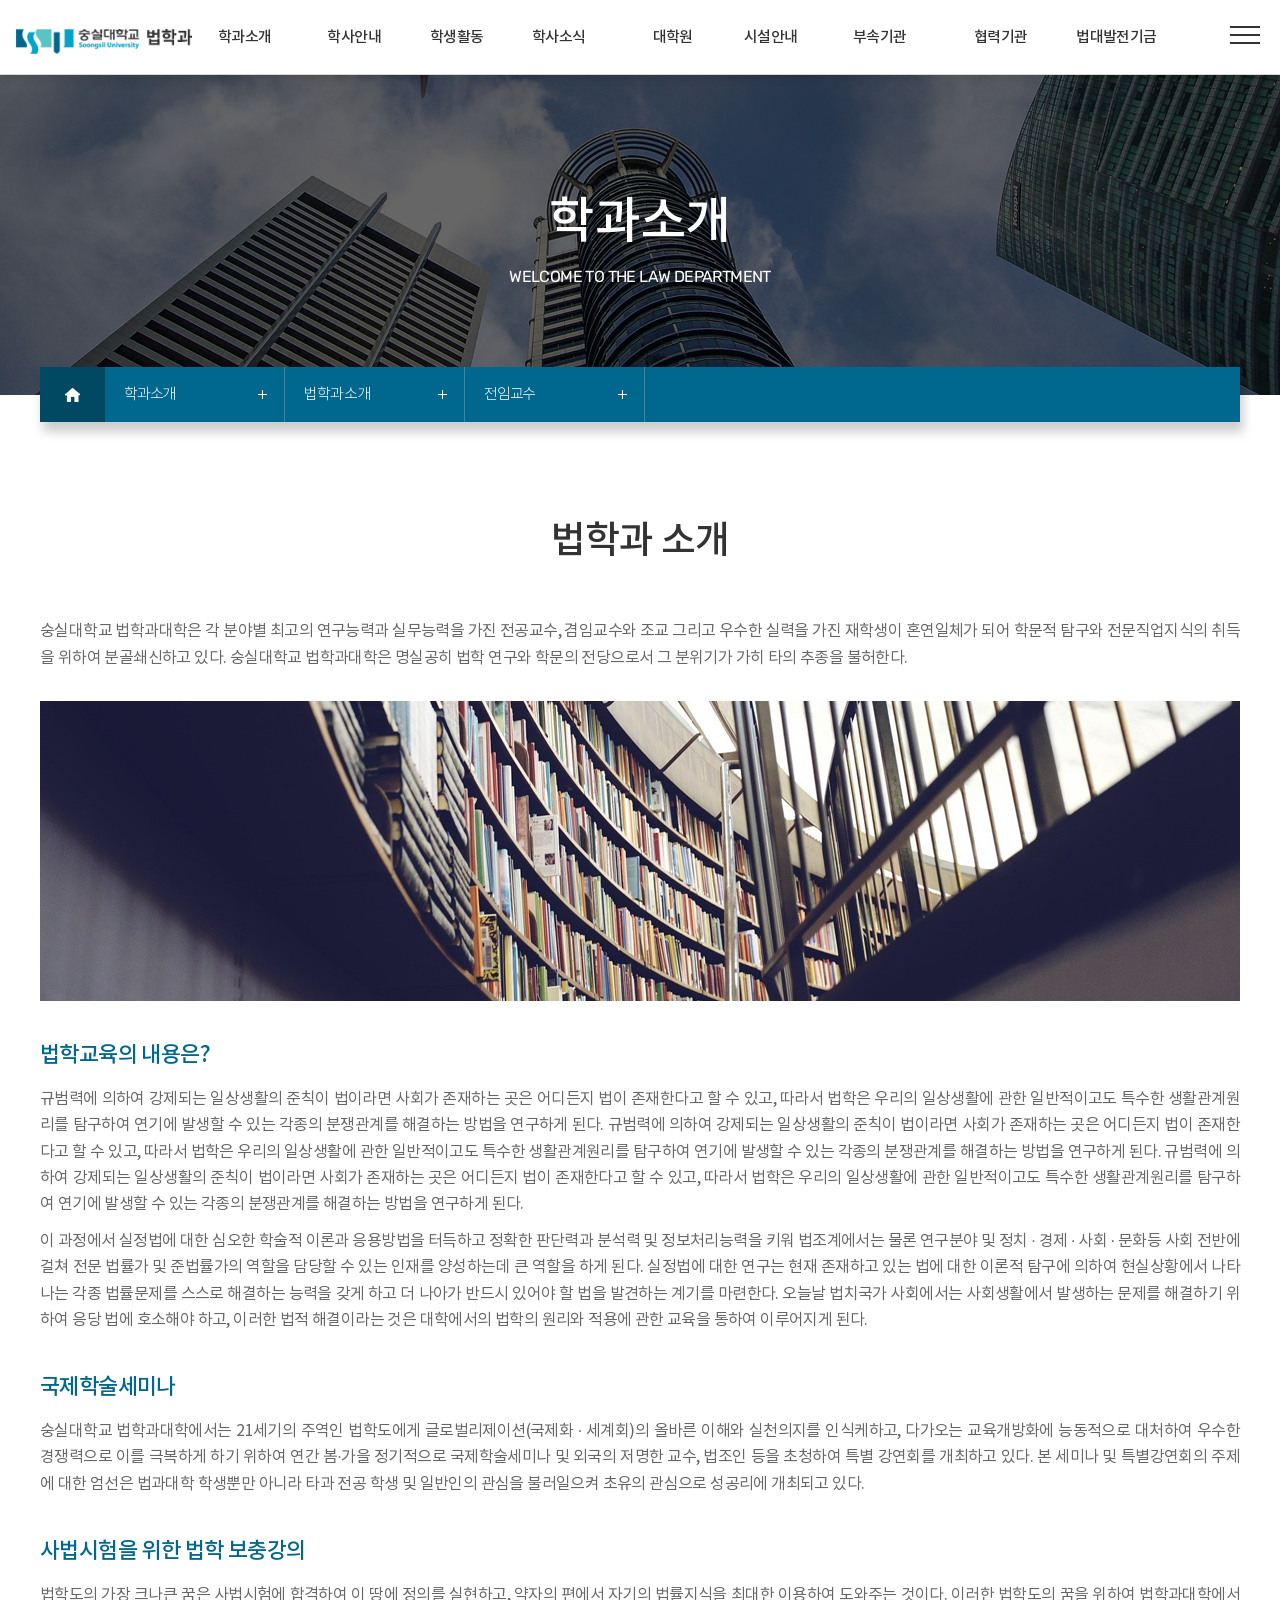
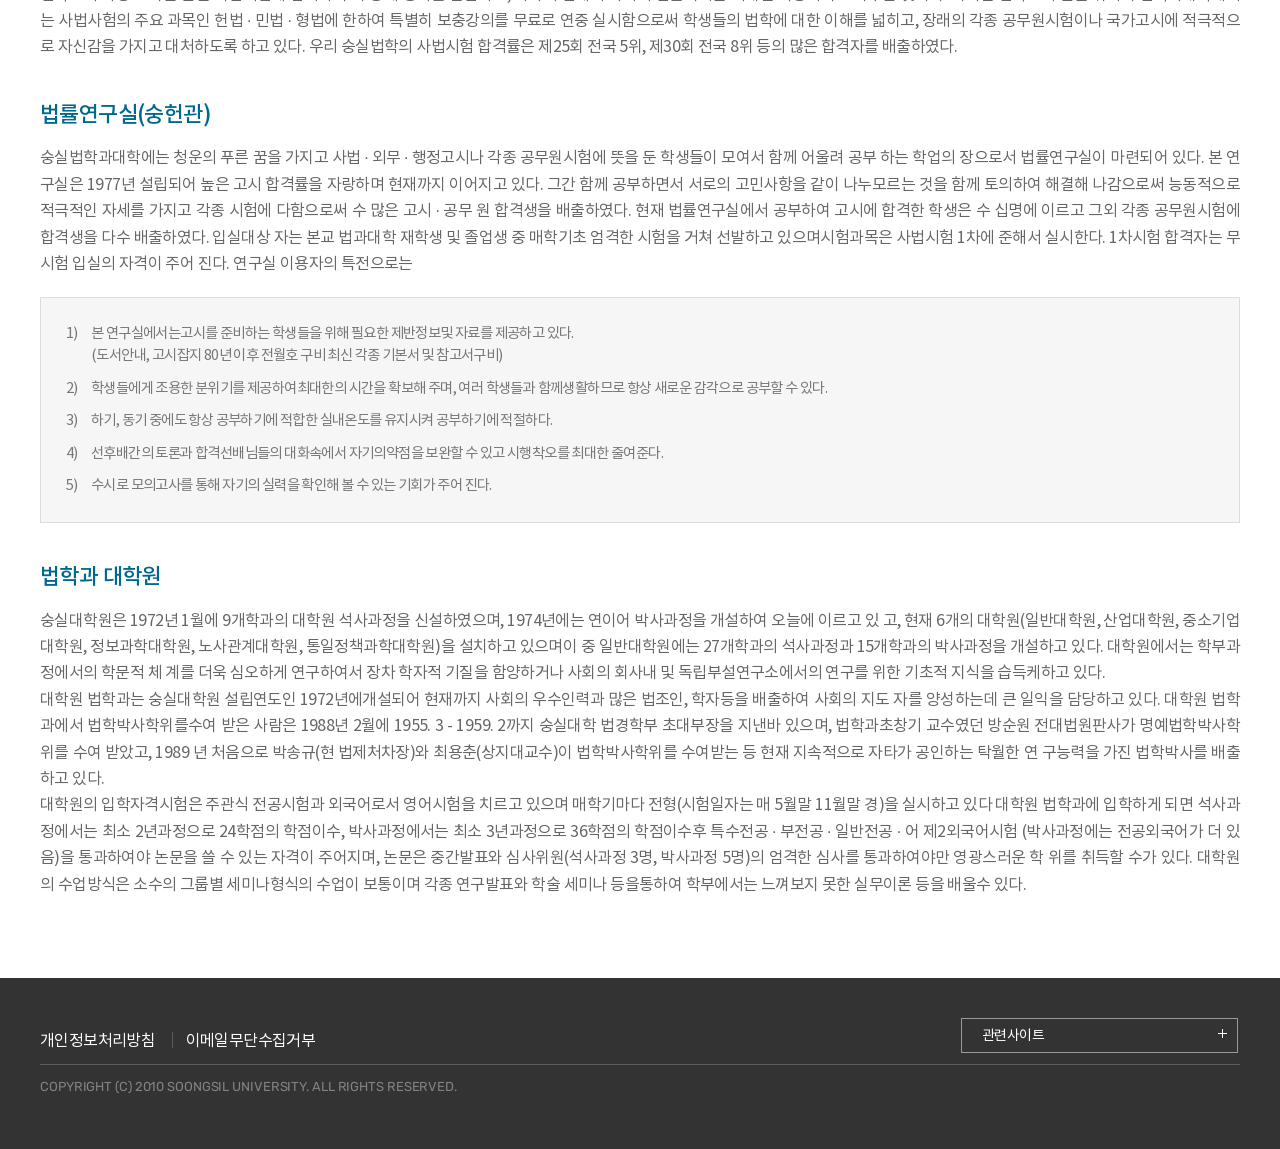
<file: sub1_intro.html>
<!DOCTYPE html>
<html lang="ko">

	<head>
		<meta charset="UTF-8">
		<meta name="viewport" content="width=device-width, initial-scale=1.0, minimum-scale=1.0, maximum-scale=1.0"
			user-scalable="no">
		<meta http-equiv="X-UA-compatible" content="IE=10,chrome=1">
		<meta name="Author" content="숭실대학교 법학과" />
		<meta name="Keywords" content="숭실대학교 법학과" />
		<meta name="Description" content="숭실대학교 법학과 " />
		<!--style-->
		<link rel="stylesheet" href="commons/css/swiper.css" />
<link rel="stylesheet" href="commons/css/ico_style.css" />
		<link rel="stylesheet" href="commons/css/style.css" />
		<title>숭실대학교 법학과</title>
	</head>

	<body class="layout_main">
		<div class="skiptoContent">
			<a href="#lnb">메뉴바로가기</a>
			<a href="#main_content">메인콘텐츠 바로가기</a>
			<a href="#footer_copy">하단 카피라이트 바로가기</a>
		</div>

		<div class="header">

			<h1 class="logo">
				<a href="index.html"><span class="blind">숭실대학교 법학과</span></a>
			</h1>
			<!--main menu-->

			<div id="lnb">
				<ul class="nav-menu">
					<li class="nav-item"><a href="#">학과소개</a>
						<div class="sub-nav">
							<ul class="sub-nav-group">
								<li><a href="#">법학과 소개</a></li>
								<li><a href="#">교육목표</a></li>
								<li><a href="#">학과장인사말</a></li>
								<li><a href="#">교수진</a>
									<div class="sub-nav-3depth">
										<ul>
											<li><a href="#">전임교수 </a></li>
											<li><a href="#">명예교수</a></li>
											<li><a href="#">겸임교수</a></li>
										</ul>
									</div>
								</li>
							</ul>
						</div>
					</li>
					<li class="nav-item"><a href="#">학사안내</a>
						<div class="sub-nav">
							<ul class="sub-nav-group">
								<li><a href="#">교과안내</a></li>
								<li><a href="#">졸업요건</a></li>
								<li><a href="#">장학안내</a></li>
								<li><a href="#">비교과활동 </a></li>
								<li><a href="#">교수진</a>
									<div class="sub-nav-3depth">
										<ul>
											<li><a href="#">로우링</a></li>
											<li><a href="#">소개</a></li>
											<li><a href="#">주요활동 </a></li>
										</ul>
									</div>
								</li>
							</ul>
						</div>
					</li>
					<li class="nav-item"><a href="#">학생활동</a>
						<div class="sub-nav">
							<ul class="sub-nav-group">
								<li><a href="#">학생회</a>
									<div class="sub-nav-3depth">
										<ul>
											<li><a href="#">소개</a></li>
											<li><a href="#">주요활동</a></li>
											<li><a href="#">역대학생회장 </a></li>
										</ul>
									</div>
								</li>
								<li><a href="#">학회</a></li>
								<li><a href="#">소모임</a></li>
								<li><a href="#">언론사 </a></li>
								<li><a href="#">자치행사</a>
									<div class="sub-nav-3depth">
										<ul>
											<li><a href="#">축제</a></li>
											<li><a href="#">학술제</a></li>
											<li><a href="#">체육대회</a></li>
											<li><a href="#">연합MT</a></li>
										</ul>
									</div>
								</li>
							</ul>
						</div>
					</li>
					<li class="nav-item"><a href="#">학사소식</a>
						<div class="sub-nav">
							<ul class="sub-nav-group">
								<li><a href="#">학사행정</a></li>
								<li><a href="#">모집채용</a></li>
								<li><a href="#">event＆News</a></li>
							</ul>
						</div>
					</li>
					<li class="nav-item"><a href="#">대학원</a>
						<div class="sub-nav">
							<ul class="sub-nav-group">
								<li><a href="#">대학원소개</a></li>
								<li><a href="#">대학원공지</a></li>
							</ul>
						</div>
					</li>
					<li class="nav-item"><a href="#">시설안내</a>
						<div class="sub-nav">
							<ul class="sub-nav-group">
								<li><a href="#">법학열람실</a>
									<div class="sub-nav-3depth">
										<ul>
											<li><a href="#">개요</a></li>
											<li><a href="#">현황</a></li>
											<li><a href="#">이용안내</a></li>
										</ul>
									</div>
								</li>
								<li><a href="#">법학세미나실</a>
									<div class="sub-nav-3depth">
										<ul>
											<li><a href="#">개요</a></li>
											<li><a href="#">현황</a></li>
											<li><a href="#">이용안내</a></li>
										</ul>
									</div>
								</li>
							</ul>
						</div>
					</li>
					<li class="nav-item"><a href="#">부속기관</a>
						<div class="sub-nav">
							<ul class="sub-nav-group">
								<li><a href="#">법학연구소</a>
									<div class="sub-nav-3depth">
										<ul>
											<li><a href="#">소개</a></li>
											<li><a href="#">주요활동</a></li>
										</ul>
									</div>
								</li>

								<li><a href="#">연구소공지 </a></li>
								<li><a href="#">숭현관</a>
									<div class="sub-nav-3depth">
										<ul>
											<li><a href="#">소개</a></li>
											<li><a href="#">역대 사시합격자</a></li>
										</ul>
									</div>
								</li>

								<li><a href="#">법대동문회</a>
									<div class="sub-nav-3depth">
										<ul>
											<li><a href="#">동문회장인사말</a></li>
											<li><a href="#">주요활동 </a></li>
										</ul>
									</div>
								</li>

							</ul>
						</div>
					</li>
					<li class="nav-item"><a href="#">협력기관</a>
						<div class="sub-nav">
							<ul class="sub-nav-group">
								<li><a href="#">로펌</a></li>
								<li><a href="#">기업</a></li>
								<li><a href="#">공공기관</a></li>
								<li><a href="#">기타법인 </a></li>
							</ul>
						</div>
					</li>
					<li class="nav-item"><a href="#">법대발전기금 </a>
						<div class="sub-nav">
							<ul class="sub-nav-group">
								<li><a href="#">발전기금소개</a></li>
								<li><a href="#">기부방법</a></li>
								<li><a href="#">기부자예우 </a></li>
							</ul>
						</div>
					</li>
				</ul>
			</div>
			<!--//main menu-->

			<a href="#" class="btn-menu">
				<span></span>
				<span></span>
				<span></span>
			</a>

		</div>



		<!--mobile menu -->
		<div class="m-nav">
			<div class="m-nav-container">
				<ul class="m-nav-menu">
					<li class="m-nav-item on"><a href="#">학과소개</a>
						<ul class="m-sub-nav">
							<li><a href="#">법학과 소개</a></li>
							<li><a href="#">교육목표</a></li>
							<li><a href="#">학과장인사말</a></li>
							<li><a href="#">교수진</a>
								<div class="sub-nav-3depth">
									<ul>
										<li><a href="#">전임교수 </a></li>
										<li><a href="#">명예교수</a></li>
										<li><a href="#">겸임교수</a></li>
									</ul>
								</div>
							</li>
						</ul>
					</li>
					<li class="m-nav-item"><a href="#">학사안내</a>
						<ul class="m-sub-nav">
							<li><a href="#">교과안내</a></li>
							<li><a href="#">졸업요건</a></li>
							<li><a href="#">장학안내</a></li>
							<li><a href="#">비교과활동 </a></li>
							<li><a href="#">교수진</a>
								<div class="sub-nav-3depth">
									<ul>
										<li><a href="#">로우링</a></li>
										<li><a href="#">소개</a></li>
										<li><a href="#">주요활동 </a></li>
									</ul>
								</div>
							</li>
						</ul>
					</li>
					<li class="m-nav-item"><a href="#">학생활동</a>
						<ul class="m-sub-nav">

							<li><a href="#">학생회</a>
								<div class="sub-nav-3depth">
									<ul>
										<li><a href="#">소개</a></li>
										<li><a href="#">주요활동</a></li>
										<li><a href="#">역대학생회장 </a></li>
									</ul>
								</div>
							</li>
							<li><a href="#">학회</a></li>
							<li><a href="#">소모임</a></li>
							<li><a href="#">언론사 </a></li>
							<li><a href="#">자치행사</a>
								<div class="sub-nav-3depth">
									<ul>
										<li><a href="#">축제</a></li>
										<li><a href="#">학술제</a></li>
										<li><a href="#">체육대회</a></li>
										<li><a href="#">연합MT</a></li>
									</ul>
								</div>
							</li>
						</ul>
					</li>
					<li class="m-nav-item"><a href="#">학사소식</a>
						<ul class="m-sub-nav">
							<li><a href="#">학사행정</a></li>
							<li><a href="#">모집채용</a></li>
							<li><a href="#">event＆News</a></li>
						</ul>
					</li>
					<li class="m-nav-item"><a href="#">대학원</a>
						<div class="m-sub-nav">
							<ul class="sub-nav-group">
								<li><a href="#">대학원소개</a></li>
								<li><a href="#">대학원공지</a></li>
							</ul>
						</div>
					</li>
					<li class="m-nav-item"><a href="#">시설안내</a>
						<ul class="m-sub-nav">
							<li><a href="#">법학열람실</a>
								<div class="sub-nav-3depth">
									<ul>
										<li><a href="#">개요</a></li>
										<li><a href="#">현황</a></li>
										<li><a href="#">이용안내</a></li>
									</ul>
								</div>
							</li>
							<li><a href="#">법학세미나실</a>
								<div class="sub-nav-3depth">
									<ul>
										<li><a href="#">개요</a></li>
										<li><a href="#">현황</a></li>
										<li><a href="#">이용안내</a></li>
									</ul>
								</div>
							</li>
						</ul>
					</li>
					<li class="m-nav-item"><a href="#">부속기관</a>
						<ul class="m-sub-nav">
							<li><a href="#">법학연구소</a>
								<div class="sub-nav-3depth">
									<ul>
										<li><a href="#">소개</a></li>
										<li><a href="#">주요활동</a></li>
									</ul>
								</div>
							</li>

							<li><a href="#">연구소공지 </a></li>
							<li><a href="#">숭현관</a>
								<div class="sub-nav-3depth">
									<ul>
										<li><a href="#">소개</a></li>
										<li><a href="#">역대 사시합격자</a></li>
									</ul>
								</div>
							</li>

							<li><a href="#">법대동문회</a>
								<div class="sub-nav-3depth">
									<ul>
										<li><a href="#">동문회장인사말</a></li>
										<li><a href="#">주요활동 </a></li>
									</ul>
								</div>
							</li>
						</ul>
					</li>
					<li class="m-nav-item"><a href="#">협력기관</a>
						<ul class="m-sub-nav">

							<li><a href="#">로펌</a></li>
							<li><a href="#">기업</a></li>
							<li><a href="#">공공기관</a></li>
							<li><a href="#">기타법인 </a></li>
						</ul>
					</li>
					<li class="m-nav-item"><a href="#">법대발전기금 </a>
						<ul class="m-sub-nav">
							<li><a href="#">발전기금소개</a></li>
							<li><a href="#">기부방법</a></li>
							<li><a href="#">기부자예우 </a></li>
						</ul>
					</li>
				</ul>

				<a href="#" class="btn-close">
					<span></span>
					<span></span>
				</a>
			</div>
		</div>
		<!--//mobile menu -->


		<div class="sub-visual sub-story">
			<div class="typo">
				<h3>학과소개</h3>
				<p class="en">welcome to the Law Department</p>
			</div>
		</div>

		<nav class="sub-lnb ">
			<a href="index.html" class="home"><span class="blind">HOME</span></a>
			<div class="sub-depth sub-depth01">
				<h4 class="current"><span>학과소개</span></h4>
				<ul>
					<li><a href="#">학과소개</a></li>
					<li><a href="#">학사안내</a></li>
					<li><a href="#">학생활동</a></li>
					<li><a href="#">학사소식</a></li>
					<li><a href="#">대학원</a></li>
					<li><a href="#">시설안내</a></li>
					<li><a href="#">부속기관</a></li>
					<li><a href="#">협력기관</a></li>
					<li><a href="#">법대발전기금</a></li>

				</ul>
			</div>
			<div class="sub-depth sub-depth02">
				<h4 class="current"><span>법학과 소개</span></h4>
				<ul>
					<li><a href="#">법학과 소개</a></li>
					<li><a href="#">교육목표</a></li>
					<li><a href="#">학과장인사말</a></li>
					<li><a href="#">교수진</a></li>
				</ul>
			</div>
			<div class="sub-depth sub-depth03">
				<h4 class="current"><span>전임교수</span></h4>
				<ul>
					<li><a href="#">전임교수 </a></li>
					<li><a href="#">명예교수</a></li>
					<li><a href="#">겸임교수</a></li>
				</ul>
			</div>
		</nav>



		<section class="sub-contents">

			<h3 class="doc-title">법학과 소개</h3>

			<div class="dept-intro content-width">

				<p class="txt">숭실대학교 법학과대학은 각 분야별 최고의 연구능력과 실무능력을 가진 전공교수, 겸임교수와 조교 그리고 우수한 실력을 가진 재학생이 혼연일체가 되어 학문적 탐구와
					전문직업지식의 취득을 위하여 분골쇄신하고 있다. 숭실대학교 법학과대학은 명실공히 법학 연구와 학문의 전당으로서 그 분위기가 가히 타의 추종을 불허한다. </p>
				<img src="commons/images/contents/intro_img.png" alt="법학과소개">
				<h4 class="title01">법학교육의 내용은? </h4>
				<p class="txt">규범력에 의하여 강제되는 일상생활의 준칙이 법이라면 사회가 존재하는 곳은 어디든지 법이 존재한다고 할 수 있고, 따라서 법학은 우리의 일상생활에 관한
					일반적이고도 특수한 생활관계원리를 탐구하여 연기에 발생할 수 있는 각종의 분쟁관계를 해결하는 방법을 연구하게 된다. 규범력에 의하여 강제되는 일상생활의 준칙이 법이라면 사회가
					존재하는 곳은 어디든지 법이 존재한다고 할 수 있고, 따라서 법학은 우리의 일상생활에 관한 일반적이고도 특수한 생활관계원리를 탐구하여 연기에 발생할 수 있는 각종의 분쟁관계를
					해결하는 방법을 연구하게 된다. 규범력에 의하여 강제되는 일상생활의 준칙이 법이라면 사회가 존재하는 곳은 어디든지 법이 존재한다고 할 수 있고, 따라서 법학은 우리의 일상생활에
					관한 일반적이고도 특수한 생활관계원리를 탐구하여 연기에 발생할 수 있는 각종의 분쟁관계를 해결하는 방법을 연구하게 된다. </p>
				<p class="txt">이 과정에서 실정법에 대한 심오한 학술적 이론과 응용방법을 터득하고 정확한 판단력과 분석력 및 정보처리능력을 키워 법조계에서는
					물론 연구분야 및 정치 &middot; 경제 &middot; 사회 &middot; 문화등 사회 전반에 걸쳐 전문 법률가 및 준법률가의 역할을 담당할 수 있는 인재를 양성하는데
					큰 역할을 하게 된다. 실정법에 대한 연구는 현재 존재하고 있는 법에 대한 이론적 탐구에 의하여 현실상황에서 나타나는 각종 법률문제를 스스로 해결하는
					능력을 갖게 하고 더 나아가 반드시 있어야 할 법을 발견하는 계기를 마련한다. 오늘날 법치국가 사회에서는 사회생활에서 발생하는
					문제를 해결하기 위하여 응당 법에 호소해야 하고, 이러한 법적 해결이라는 것은 대학에서의 법학의 원리와 적용에 관한 교육을 통하여
					이루어지게 된다.</p>

				<h4 class="title01">국제학술세미나</h4>
				<p class="txt">숭실대학교 법학과대학에서는 21세기의 주역인 법학도에게 글로벌리제이션(국제화 &middot; 세계회)의 올바른 이해와 실천의지를 인식케하고, 다가오는 교육개방화에 능동적으로
					대처하여 우수한 경쟁력으로 이를 극복하게 하기 위하여 연간 봄·가을 정기적으로 국제학술세미나
					및 외국의 저명한 교수, 법조인 등을 초청하여 특별 강연회를 개최하고 있다. 본 세미나 및 특별강연회의 주제에 대한 엄선은 법과대학 학생뿐만 아니라 타과 전공 학생 및 일반인의
					관심을 불러일으켜 초유의 관심으로 성공리에 개최되고 있다.
				</p>

				<h4 class="title01">사법시험을 위한 법학 보충강의</h4>
				<p class="txt">법학도의 가장 크나큰 꿈은 사법시험에 합격하여 이 땅에 정의를 실현하고, 약자의 편에서 자기의 법률지식을 최대한 이용하여 도와주는 것이다. 이러한 법학도의 꿈을
					위하여 법학과대학에서는 사법사험의 주요 과목인 헌법 &middot; 민법 &middot; 형법에 한하여 특별히 보충강의를 무료로 연중
					실시함으로써 학생들의 법학에 대한 이해를 넓히고, 장래의 각종 공무원시험이나 국가고시에 적극적으로 자신감을 가지고 대처하도록
					하고 있다. 우리 숭실법학의 사법시험 합격률은 제25회 전국 5위, 제30회 전국 8위 등의 많은 합격자를 배출하였다.
				</p>

				<h4 class="title01">법률연구실(숭헌관)</h4>
				<p class="txt">숭실법학과대학에는 청운의 푸른 꿈을 가지고 사법 &middot; 외무 &middot; 행정고시나 각종 공무원시험에 뜻을 둔 학생들이 모여서 함께 어울려 공부
					하는 학업의 장으로서 법률연구실이 마련되어 있다.
					본 연구실은 1977년 설립되어 높은 고시 합격률을 자랑하며 현재까지 이어지고 있다. 그간 함께 공부하면서 서로의 고민사항을 같이
					나누모르는 것을 함께 토의하여 해결해 나감으로써 능동적으로 적극적인 자세를 가지고 각종 시험에 다함으로써 수 많은 고시 &middot; 공무
					원 합격생을 배출하였다.
					현재 법률연구실에서 공부하여 고시에 합격한 학생은 수 십명에 이르고 그외 각종 공무원시험에 합격생을 다수 배출하였다. 입실대상
					자는 본교 법과대학 재학생 및 졸업생 중 매학기초 엄격한 시험을 거쳐 선발하고 있으며시험과목은 사법시험 1차에 준해서 실시한다.
					1차시험 합격자는 무시험 입실의 자격이 주어 진다. 연구실 이용자의 특전으로는
				</p>
				<ul class="list">
					<li><span>1)</span> 본 연구실에서는고시를 준비하는 학생들을 위해 필요한 제반정보및 자료를 제공하고 있다. <br>(도서안내, 고시잡지 80년 이후 전월호 구비 최신 각종
						기본서 및 참고서구비)</li>
					<li><span>2)</span> 학생들에게 조용한 분위기를 제공하여최대한의 시간을 확보해 주며, 여러 학생들과 함께생활하므로 항상 새로운 감각으로 공부할 수 있다.</li>
					<li><span>3)</span> 하기, 동기 중에도 항상 공부하기에 적합한 실내온도를 유지시켜 공부하기에 적절하다.</li>
					<li><span>4)</span> 선후배간의 토론과 합격선배님들의 대화속에서 자기의약점을 보완할 수 있고 시행착오를 최대한 줄여준다.</li>
					<li><span>5)</span> 수시로 모의고사를 통해 자기의 실력을 확인해 볼 수 있는 기회가 주어 진다.</li>
				</ul>

				<h4 class="title01">법학과 대학원</h4>
				<p class="txt">숭실대학원은 1972년 1월에 9개학과의 대학원 석사과정을 신설하였으며, 1974년에는 연이어 박사과정을 개설하여 오늘에 이르고 있
					고, 현재 6개의 대학원(일반대학원, 산업대학원, 중소기업대학원, 정보과학대학원, 노사관계대학원, 통일정책과학대학원)을 설치하고
					있으며이 중 일반대학원에는 27개학과의 석사과정과 15개학과의 박사과정을 개설하고 있다. 대학원에서는 학부과정에서의 학문적 체
					계를 더욱 심오하게 연구하여서 장차 학자적 기질을 함양하거나 사회의 회사내 및 독립부설연구소에서의 연구를 위한 기초적 지식을
					습득케하고 있다. <br>
					대학원 법학과는 숭실대학원 설립연도인 1972년에개설되어 현재까지 사회의 우수인력과 많은 법조인, 학자등을 배출하여 사회의 지도
					자를 양성하는데 큰 일익을 담당하고 있다. 대학원 법학과에서 법학박사학위를수여 받은 사람은 1988년 2월에 1955. 3 - 1959. 2까지
					숭실대학 법경학부 초대부장을 지낸바 있으며, 법학과초창기 교수였던 방순원 전대법원판사가 명예법학박사학위를 수여 받았고, 1989
					년 처음으로 박송규(현 법제처차장)와 최용춘(상지대교수)이 법학박사학위를 수여받는 등 현재 지속적으로 자타가 공인하는 탁월한 연
					구능력을 가진 법학박사를 배출하고 있다.<br>
					대학원의 입학자격시험은 주관식 전공시험과 외국어로서 영어시험을 치르고 있으며 매학기마다 전형(시험일자는 매 5월말 11월말 경)을
					실시하고 있다 대학원 법학과에 입학하게 되면 석사과정에서는 최소 2년과정으로 24학점의 학점이수, 박사과정에서는 최소 3년과정으로
					36학점의 학점이수후 특수전공 &middot; 부전공 &middot; 일반전공 &middot; 어 제2외국어시험 (박사과정에는 전공외국어가 더 있음)을 통과하여야 논문을
					쓸 수 있는 자격이 주어지며, 논문은 중간발표와 심사위원(석사과정 3명, 박사과정 5명)의 엄격한 심사를 통과하여야만 영광스러운 학
					위를 취득할 수가 있다.
					대학원의 수업방식은 소수의 그룹별 세미나형식의 수업이 보통이며 각종 연구발표와 학술 세미나 등을통하여 학부에서는 느껴보지 못한
					실무이론 등을 배울수 있다.</p>
			</div>

		</section>



		<footer class="footer">
			<div class="footer-container">
				<div class="policy-rel">
					<p class="policy">
						<a href="#">개인정보처리방침</a>
						<a href="#">이메일무단수집거부</a>
					</p>

					<div class="rel-sites">
						<strong class="tit">관련사이트</strong>
						<div class="site-list">
							<ul>
								<li><a href="#">숭실대학교</a></li>
								<li><a href="#">site</a></li>
								<li><a href="#">site</a></li>
								<li><a href="#">site</a></li>
							</ul>
						</div>
					</div>
				</div>

				<p class="copyrights">Copyright (c) 2010 Soongsil University. All Rights Reserved.</p>
			</div>
		</footer>

		<!--js-->
		<script type="text/javascript" src="commons/js/jquery-1.11.2.min.js"></script>
		<script type="text/javascript" src="commons/js/jquery-migrate-1.2.1.js"></script>
		<script type="text/javascript" src="commons/js/swiper.min.js"></script>
		<script type="text/javascript" src="commons/js/site.js"></script>
	</body>

</html>
</file>
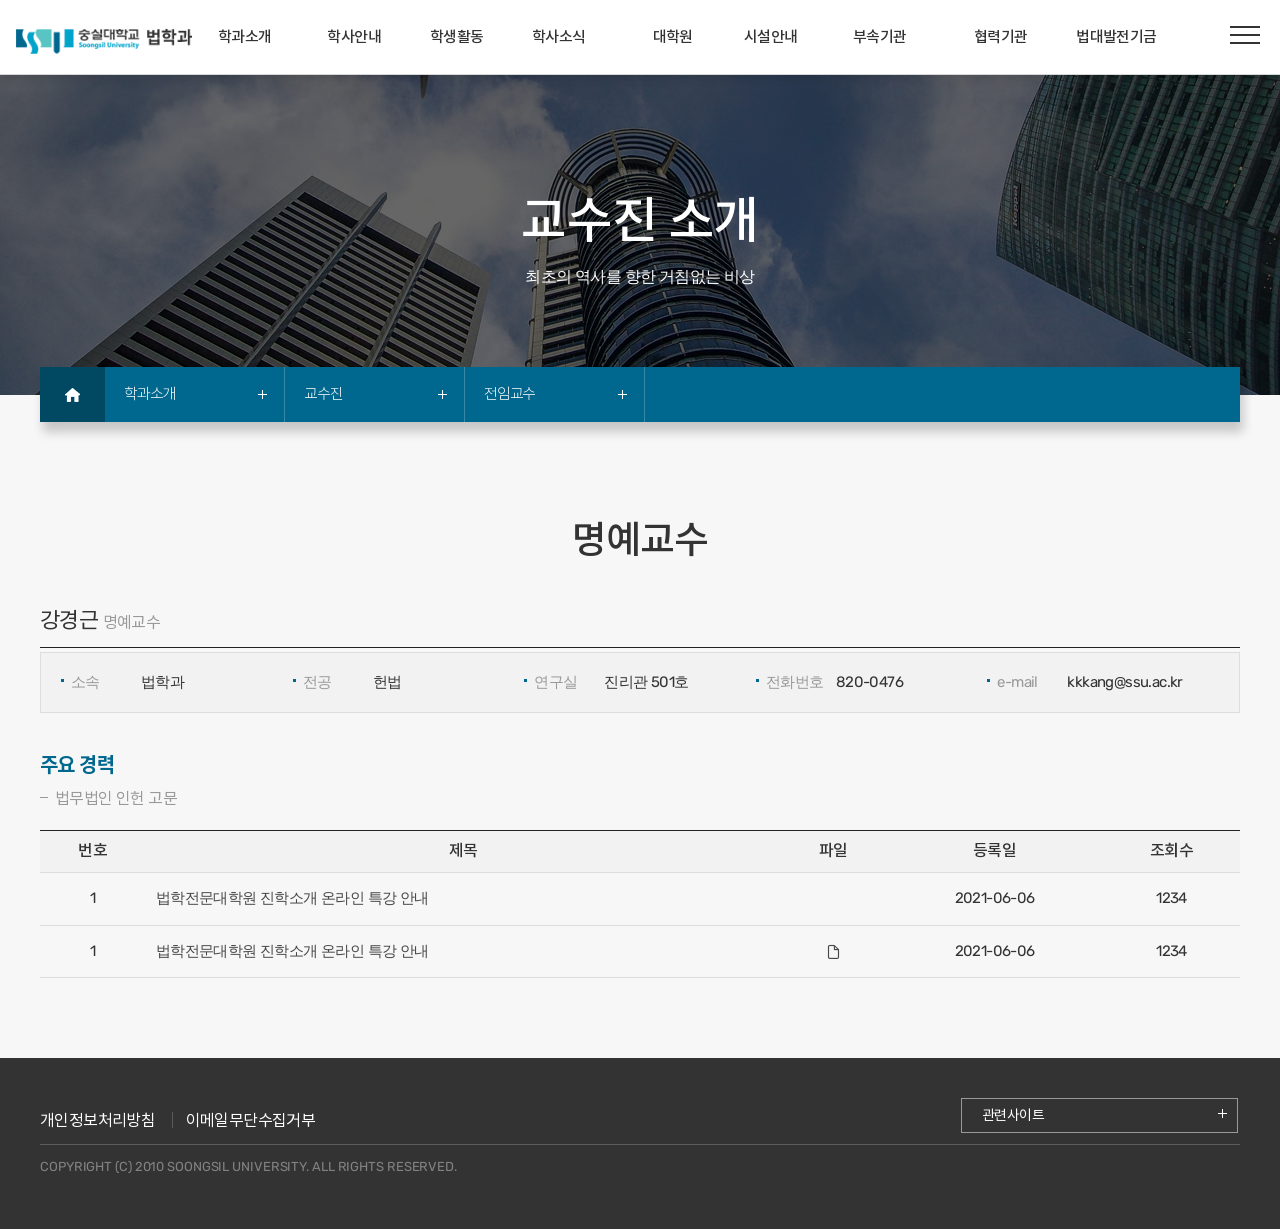
<file: sub1_prof_detail.html>
<!DOCTYPE html>
<html lang="ko">

	<head>
		<meta charset="UTF-8">
		<meta name="viewport" content="width=device-width, initial-scale=1.0, minimum-scale=1.0, maximum-scale=1.0"
			user-scalable="no">
		<meta http-equiv="X-UA-compatible" content="IE=10,chrome=1">
		<meta name="Author" content="숭실대학교 법학과" />
		<meta name="Keywords" content="숭실대학교 법학과" />
		<meta name="Description" content="숭실대학교 법학과 " />
		<!--style-->
		<link rel="stylesheet" href="commons/css/swiper.css" />
		<link rel="stylesheet" href="commons/css/ico_style.css" />
		<link rel="stylesheet" href="commons/css/style.css" />
		<title>숭실대학교 법학과</title>
	</head>

	<body class="layout_main">
		<div class="skiptoContent">
			<a href="#lnb">메뉴바로가기</a>
			<a href="#main_content">메인콘텐츠 바로가기</a>
			<a href="#footer_copy">하단 카피라이트 바로가기</a>
		</div>

		<div class="header">

			<h1 class="logo">
				<a href="index.html"><span class="blind">숭실대학교 법학과</span></a>
			</h1>
			<!--main menu-->

			<div id="lnb">
				<ul class="nav-menu">
					<li class="nav-item"><a href="#">학과소개</a>
						<div class="sub-nav">
							<ul class="sub-nav-group">
								<li><a href="#">법학과 소개</a></li>
								<li><a href="#">교육목표</a></li>
								<li><a href="#">학과장인사말</a></li>
								<li><a href="#">교수진</a>
									<div class="sub-nav-3depth">
										<ul>
											<li><a href="#">전임교수 </a></li>
											<li><a href="#">명예교수</a></li>
											<li><a href="#">겸임교수</a></li>
										</ul>
									</div>
								</li>
							</ul>
						</div>
					</li>
					<li class="nav-item"><a href="#">학사안내</a>
						<div class="sub-nav">
							<ul class="sub-nav-group">
								<li><a href="#">교과안내</a></li>
								<li><a href="#">졸업요건</a></li>
								<li><a href="#">장학안내</a></li>
								<li><a href="#">비교과활동 </a></li>
								<li><a href="#">교수진</a>
									<div class="sub-nav-3depth">
										<ul>
											<li><a href="#">로우링</a></li>
											<li><a href="#">소개</a></li>
											<li><a href="#">주요활동 </a></li>
										</ul>
									</div>
								</li>
							</ul>
						</div>
					</li>
					<li class="nav-item"><a href="#">학생활동</a>
						<div class="sub-nav">
							<ul class="sub-nav-group">
								<li><a href="#">학생회</a>
									<div class="sub-nav-3depth">
										<ul>
											<li><a href="#">소개</a></li>
											<li><a href="#">주요활동</a></li>
											<li><a href="#">역대학생회장 </a></li>
										</ul>
									</div>
								</li>
								<li><a href="#">학회</a></li>
								<li><a href="#">소모임</a></li>
								<li><a href="#">언론사 </a></li>
								<li><a href="#">자치행사</a>
									<div class="sub-nav-3depth">
										<ul>
											<li><a href="#">축제</a></li>
											<li><a href="#">학술제</a></li>
											<li><a href="#">체육대회</a></li>
											<li><a href="#">연합MT</a></li>
										</ul>
									</div>
								</li>
							</ul>
						</div>
					</li>
					<li class="nav-item"><a href="#">학사소식</a>
						<div class="sub-nav">
							<ul class="sub-nav-group">
								<li><a href="#">학사행정</a></li>
								<li><a href="#">모집채용</a></li>
								<li><a href="#">event＆News</a></li>
							</ul>
						</div>
					</li>
					<li class="nav-item"><a href="#">대학원</a>
						<div class="sub-nav">
							<ul class="sub-nav-group">
								<li><a href="#">대학원소개</a></li>
								<li><a href="#">대학원공지</a></li>
							</ul>
						</div>
					</li>
					<li class="nav-item"><a href="#">시설안내</a>
						<div class="sub-nav">
							<ul class="sub-nav-group">
								<li><a href="#">법학열람실</a>
									<div class="sub-nav-3depth">
										<ul>
											<li><a href="#">개요</a></li>
											<li><a href="#">현황</a></li>
											<li><a href="#">이용안내</a></li>
										</ul>
									</div>
								</li>
								<li><a href="#">법학세미나실</a>
									<div class="sub-nav-3depth">
										<ul>
											<li><a href="#">개요</a></li>
											<li><a href="#">현황</a></li>
											<li><a href="#">이용안내</a></li>
										</ul>
									</div>
								</li>
							</ul>
						</div>
					</li>
					<li class="nav-item"><a href="#">부속기관</a>
						<div class="sub-nav">
							<ul class="sub-nav-group">
								<li><a href="#">법학연구소</a>
									<div class="sub-nav-3depth">
										<ul>
											<li><a href="#">소개</a></li>
											<li><a href="#">주요활동</a></li>
										</ul>
									</div>
								</li>

								<li><a href="#">연구소공지 </a></li>
								<li><a href="#">숭현관</a>
									<div class="sub-nav-3depth">
										<ul>
											<li><a href="#">소개</a></li>
											<li><a href="#">역대 사시합격자</a></li>
										</ul>
									</div>
								</li>

								<li><a href="#">법대동문회</a>
									<div class="sub-nav-3depth">
										<ul>
											<li><a href="#">동문회장인사말</a></li>
											<li><a href="#">주요활동 </a></li>
										</ul>
									</div>
								</li>

							</ul>
						</div>
					</li>
					<li class="nav-item"><a href="#">협력기관</a>
						<div class="sub-nav">
							<ul class="sub-nav-group">
								<li><a href="#">로펌</a></li>
								<li><a href="#">기업</a></li>
								<li><a href="#">공공기관</a></li>
								<li><a href="#">기타법인 </a></li>
							</ul>
						</div>
					</li>
					<li class="nav-item"><a href="#">법대발전기금 </a>
						<div class="sub-nav">
							<ul class="sub-nav-group">
								<li><a href="#">발전기금소개</a></li>
								<li><a href="#">기부방법</a></li>
								<li><a href="#">기부자예우 </a></li>
							</ul>
						</div>
					</li>
				</ul>
			</div>
			<!--//main menu-->

			<a href="#" class="btn-menu">
				<span></span>
				<span></span>
				<span></span>
			</a>

		</div>



		<!--mobile menu -->
		<div class="m-nav">
			<div class="m-nav-container">
				<ul class="m-nav-menu">
					<li class="m-nav-item on"><a href="#">학과소개</a>
						<ul class="m-sub-nav">
							<li><a href="#">법학과 소개</a></li>
							<li><a href="#">교육목표</a></li>
							<li><a href="#">학과장인사말</a></li>
							<li><a href="#">교수진</a>
								<div class="sub-nav-3depth">
									<ul>
										<li><a href="#">전임교수 </a></li>
										<li><a href="#">명예교수</a></li>
										<li><a href="#">겸임교수</a></li>
									</ul>
								</div>
							</li>
						</ul>
					</li>
					<li class="m-nav-item"><a href="#">학사안내</a>
						<ul class="m-sub-nav">
							<li><a href="#">교과안내</a></li>
							<li><a href="#">졸업요건</a></li>
							<li><a href="#">장학안내</a></li>
							<li><a href="#">비교과활동 </a></li>
							<li><a href="#">교수진</a>
								<div class="sub-nav-3depth">
									<ul>
										<li><a href="#">로우링</a></li>
										<li><a href="#">소개</a></li>
										<li><a href="#">주요활동 </a></li>
									</ul>
								</div>
							</li>
						</ul>
					</li>
					<li class="m-nav-item"><a href="#">학생활동</a>
						<ul class="m-sub-nav">

							<li><a href="#">학생회</a>
								<div class="sub-nav-3depth">
									<ul>
										<li><a href="#">소개</a></li>
										<li><a href="#">주요활동</a></li>
										<li><a href="#">역대학생회장 </a></li>
									</ul>
								</div>
							</li>
							<li><a href="#">학회</a></li>
							<li><a href="#">소모임</a></li>
							<li><a href="#">언론사 </a></li>
							<li><a href="#">자치행사</a>
								<div class="sub-nav-3depth">
									<ul>
										<li><a href="#">축제</a></li>
										<li><a href="#">학술제</a></li>
										<li><a href="#">체육대회</a></li>
										<li><a href="#">연합MT</a></li>
									</ul>
								</div>
							</li>
						</ul>
					</li>
					<li class="m-nav-item"><a href="#">학사소식</a>
						<ul class="m-sub-nav">
							<li><a href="#">학사행정</a></li>
							<li><a href="#">모집채용</a></li>
							<li><a href="#">event＆News</a></li>
						</ul>
					</li>
					<li class="m-nav-item"><a href="#">대학원</a>
						<div class="m-sub-nav">
							<ul class="sub-nav-group">
								<li><a href="#">대학원소개</a></li>
								<li><a href="#">대학원공지</a></li>
							</ul>
						</div>
					</li>
					<li class="m-nav-item"><a href="#">시설안내</a>
						<ul class="m-sub-nav">
							<li><a href="#">법학열람실</a>
								<div class="sub-nav-3depth">
									<ul>
										<li><a href="#">개요</a></li>
										<li><a href="#">현황</a></li>
										<li><a href="#">이용안내</a></li>
									</ul>
								</div>
							</li>
							<li><a href="#">법학세미나실</a>
								<div class="sub-nav-3depth">
									<ul>
										<li><a href="#">개요</a></li>
										<li><a href="#">현황</a></li>
										<li><a href="#">이용안내</a></li>
									</ul>
								</div>
							</li>
						</ul>
					</li>
					<li class="m-nav-item"><a href="#">부속기관</a>
						<ul class="m-sub-nav">
							<li><a href="#">법학연구소</a>
								<div class="sub-nav-3depth">
									<ul>
										<li><a href="#">소개</a></li>
										<li><a href="#">주요활동</a></li>
									</ul>
								</div>
							</li>

							<li><a href="#">연구소공지 </a></li>
							<li><a href="#">숭현관</a>
								<div class="sub-nav-3depth">
									<ul>
										<li><a href="#">소개</a></li>
										<li><a href="#">역대 사시합격자</a></li>
									</ul>
								</div>
							</li>

							<li><a href="#">법대동문회</a>
								<div class="sub-nav-3depth">
									<ul>
										<li><a href="#">동문회장인사말</a></li>
										<li><a href="#">주요활동 </a></li>
									</ul>
								</div>
							</li>
						</ul>
					</li>
					<li class="m-nav-item"><a href="#">협력기관</a>
						<ul class="m-sub-nav">

							<li><a href="#">로펌</a></li>
							<li><a href="#">기업</a></li>
							<li><a href="#">공공기관</a></li>
							<li><a href="#">기타법인 </a></li>
						</ul>
					</li>
					<li class="m-nav-item"><a href="#">법대발전기금 </a>
						<ul class="m-sub-nav">
							<li><a href="#">발전기금소개</a></li>
							<li><a href="#">기부방법</a></li>
							<li><a href="#">기부자예우 </a></li>
						</ul>
					</li>
				</ul>

				<a href="#" class="btn-close">
					<span></span>
					<span></span>
				</a>
			</div>
		</div>
		<!--//mobile menu -->


		<div class="sub-visual sub-story">
			<div class="typo">
				<h3>교수진 소개</h3>
				<p class="en">최초의 역사를 향한 거침없는 비상</p>
			</div>
		</div>

		<nav class="sub-lnb ">
			<a href="index.html" class="home"><span class="blind">HOME</span></a>
			<div class="sub-depth sub-depth01">
				<h4 class="current"><span>학과소개</span></h4>
				<ul>
					<li><a href="#">학과소개</a></li>
					<li><a href="#">학사안내</a></li>
					<li><a href="#">학생활동</a></li>
					<li><a href="#">학사소식</a></li>
					<li><a href="#">대학원</a></li>
					<li><a href="#">시설안내</a></li>
					<li><a href="#">부속기관</a></li>
					<li><a href="#">협력기관</a></li>
					<li><a href="#">법대발전기금</a></li>

				</ul>
			</div>
			<div class="sub-depth sub-depth02">
				<h4 class="current"><span>교수진</span></h4>
				<ul>
					<li><a href="#">법학과 소개</a></li>
					<li><a href="#">교육목표</a></li>
					<li><a href="#">학과장인사말</a></li>
					<li><a href="#">교수진</a></li>
				</ul>
			</div>
			<div class="sub-depth sub-depth03">
				<h4 class="current"><span>전임교수</span></h4>
				<ul>
					<li><a href="#">전임교수 </a></li>
					<li><a href="#">명예교수</a></li>
					<li><a href="#">겸임교수</a></li>
				</ul>
			</div>
		</nav>



		<section class="sub-contents">
			<h3 class="doc-title">명예교수</h3>
			<div class="prof-detail bg--f7">
				<div class="item">
					<p class="prof-name">강경근 <span>명예교수</span></p>
					<ul class="info-top">
						<li>
							<p>소속</p>
							<em>법학과</em>
						</li>
						<li>
							<p>전공</p>
							<em>헌법</em>
						</li>
						<li>
							<p>연구실</p>
							<em>진리관 501호</em>
						</li>
						<li>
							<p>전화번호</p>
							<em>820-0476</em>
						</li>
						<li>
							<p>e-mail</p>
							<em>kkkang@ssu.ac.kr</em>
						</li>
					</ul>
				</div>

				<div class="prof-history">
					<strong class="tit">주요 경력</strong>
					<ul class="list-dash">
						<li>법무법인 인헌 고문</li>
					</ul>
				</div>

				<div class="bbs-list">
					<table>
						<thead>
							<tr>
								<th class="b-num">번호</th>
								<th class="b-tit">제목</th>
								<th class="b-file">파일</th>
								<th class="b-date">등록일</th>
								<th class="b-hits">조회수</th>
							</tr>
						</thead>
						<tbody>
							<tr>
								<td class="b-num">1</td>
								<td class="b-tit"><a href="#">법학전문대학원 진학소개 온라인 특강 안내</a></td>
								<td class="b-file"><span class="label">첨부파일</span></td>
								<td class="b-date"><span class="label">등록일</span>2021-06-06</td>
								<td class="b-hits"><span class="label">등록일</span>1234</td>
							</tr>
							<tr>
								<td class="b-num">1</td>
								<td class="b-tit"><a href="#">법학전문대학원 진학소개 온라인 특강 안내</a></td>
								<td class="b-file"><span class="label">첨부파일</span><a href="#" class="icon-file"><span
											class="blind">file</span></a></td>
								<td class="b-date"><span class="label">등록일</span>2021-06-06</td>
								<td class="b-hits"><span class="label">등록일</span>1234</td>
							</tr>
						</tbody>
					</table>
				</div>
			</div>


		</section>

		<footer class="footer">
			<div class="footer-container">
				<div class="policy-rel">
					<p class="policy">
						<a href="#">개인정보처리방침</a>
						<a href="#">이메일무단수집거부</a>
					</p>

					<div class="rel-sites">
						<strong class="tit">관련사이트</strong>
						<div class="site-list">
							<ul>
								<li><a href="#">숭실대학교</a></li>
								<li><a href="#">site</a></li>
								<li><a href="#">site</a></li>
								<li><a href="#">site</a></li>
							</ul>
						</div>
					</div>
				</div>

				<p class="copyrights">Copyright (c) 2010 Soongsil University. All Rights Reserved.</p>
			</div>
		</footer>

		<!--js-->
		<script type="text/javascript" src="commons/js/jquery-1.11.2.min.js"></script>
		<script type="text/javascript" src="commons/js/jquery-migrate-1.2.1.js"></script>
		<script type="text/javascript" src="commons/js/swiper.min.js"></script>
		<script type="text/javascript" src="commons/js/site.js"></script>
	</body>

</html>
</file>
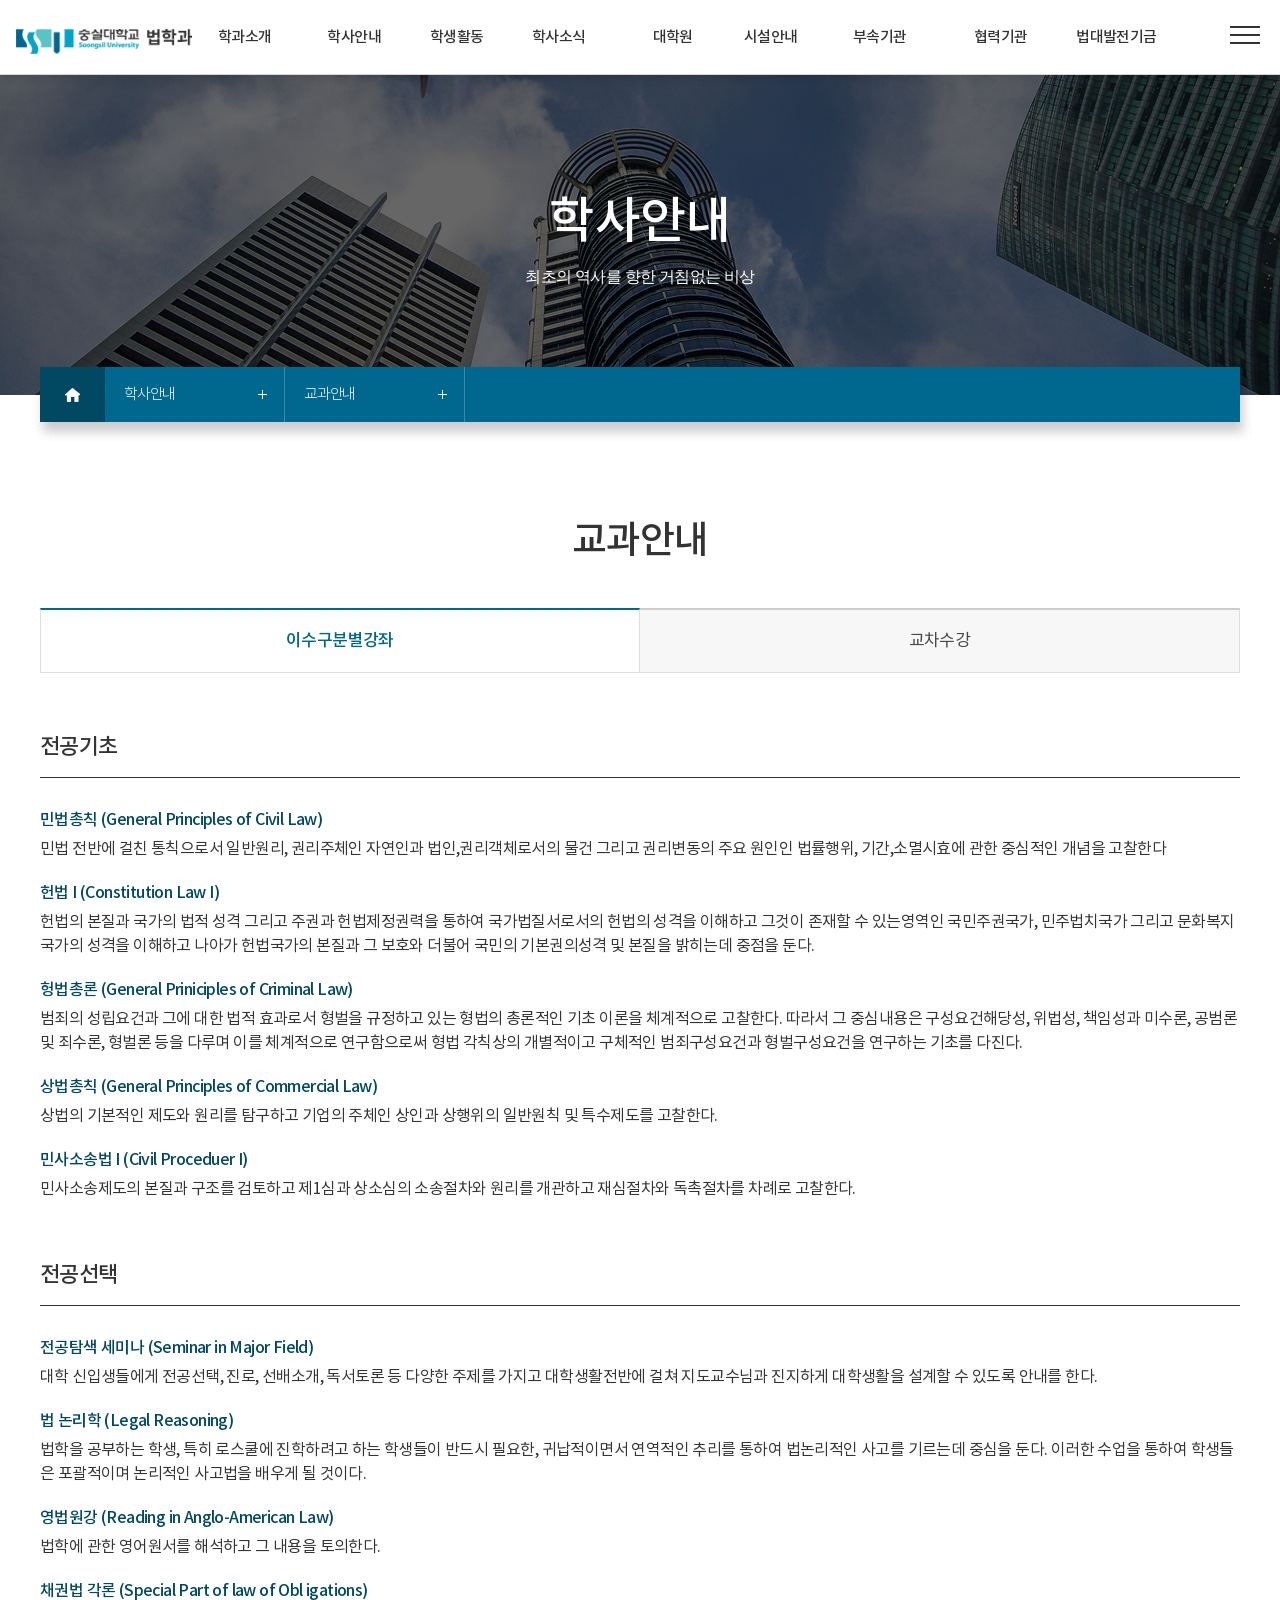
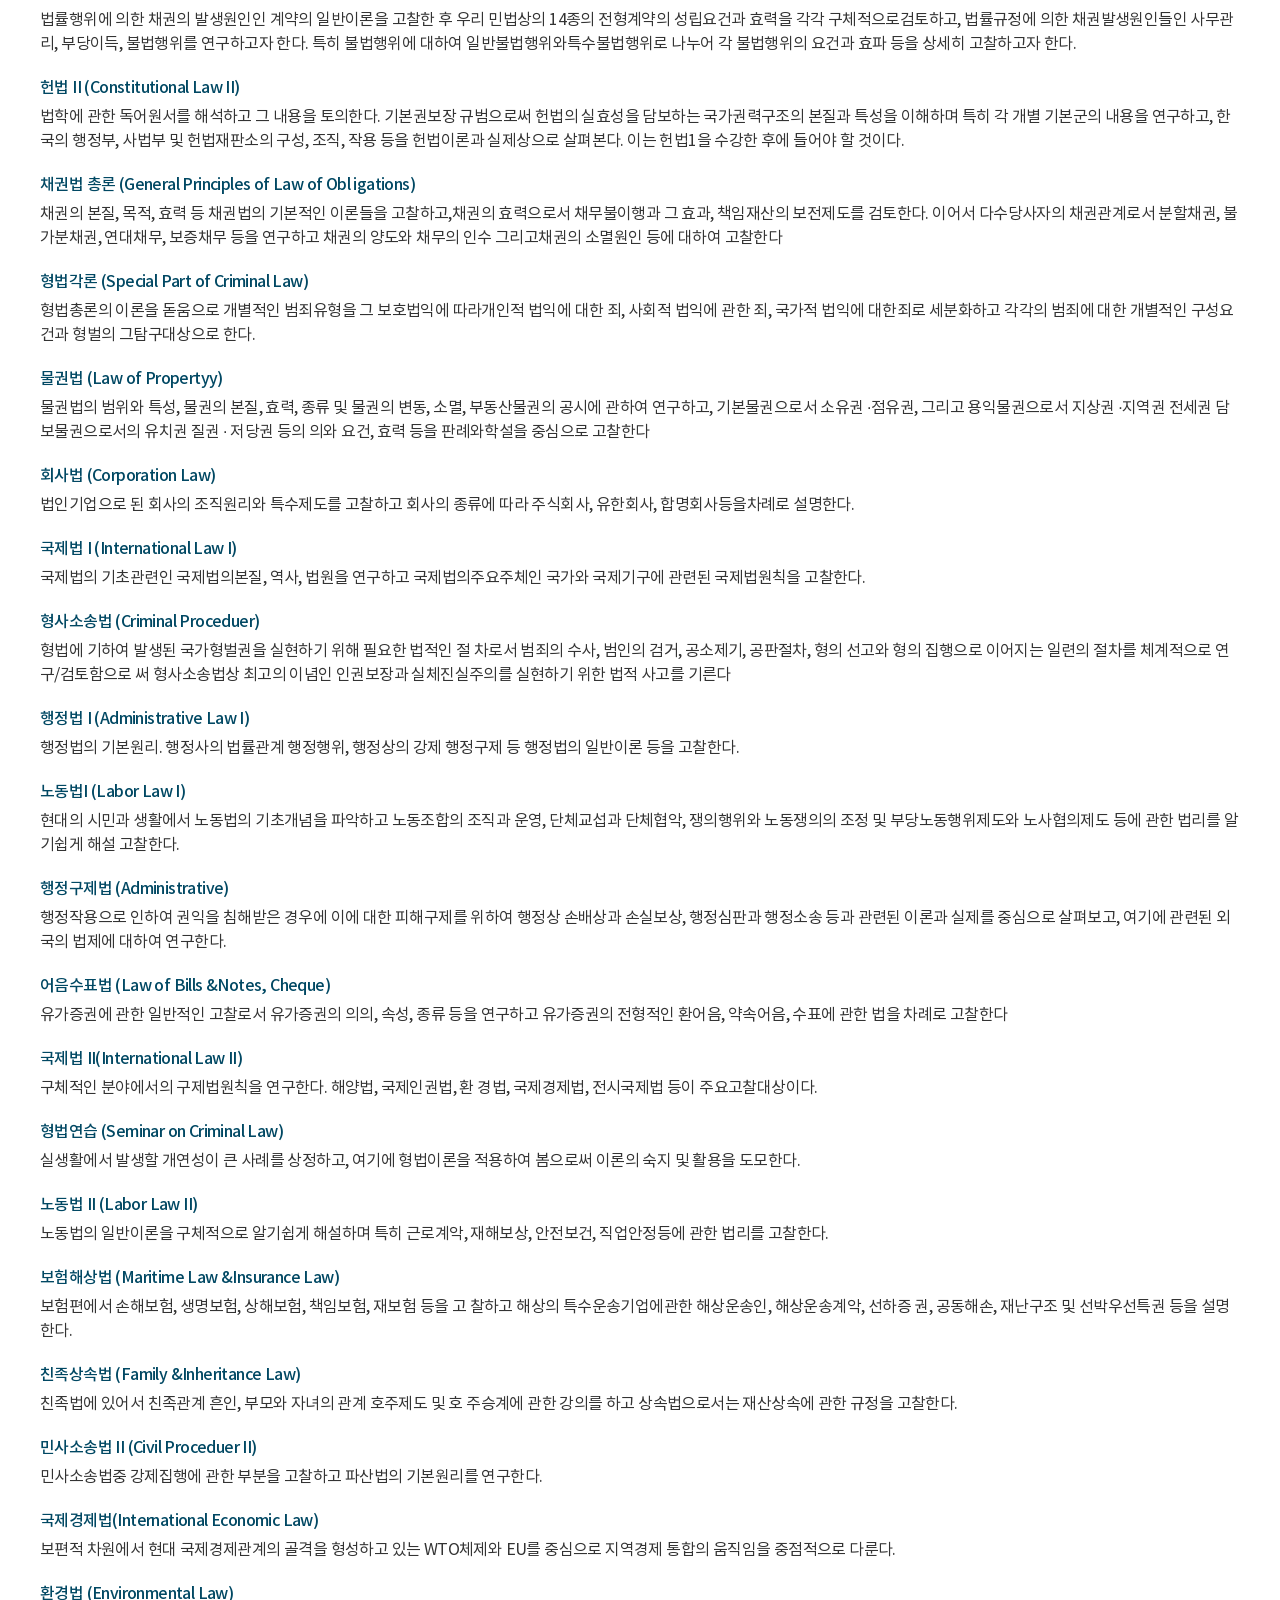
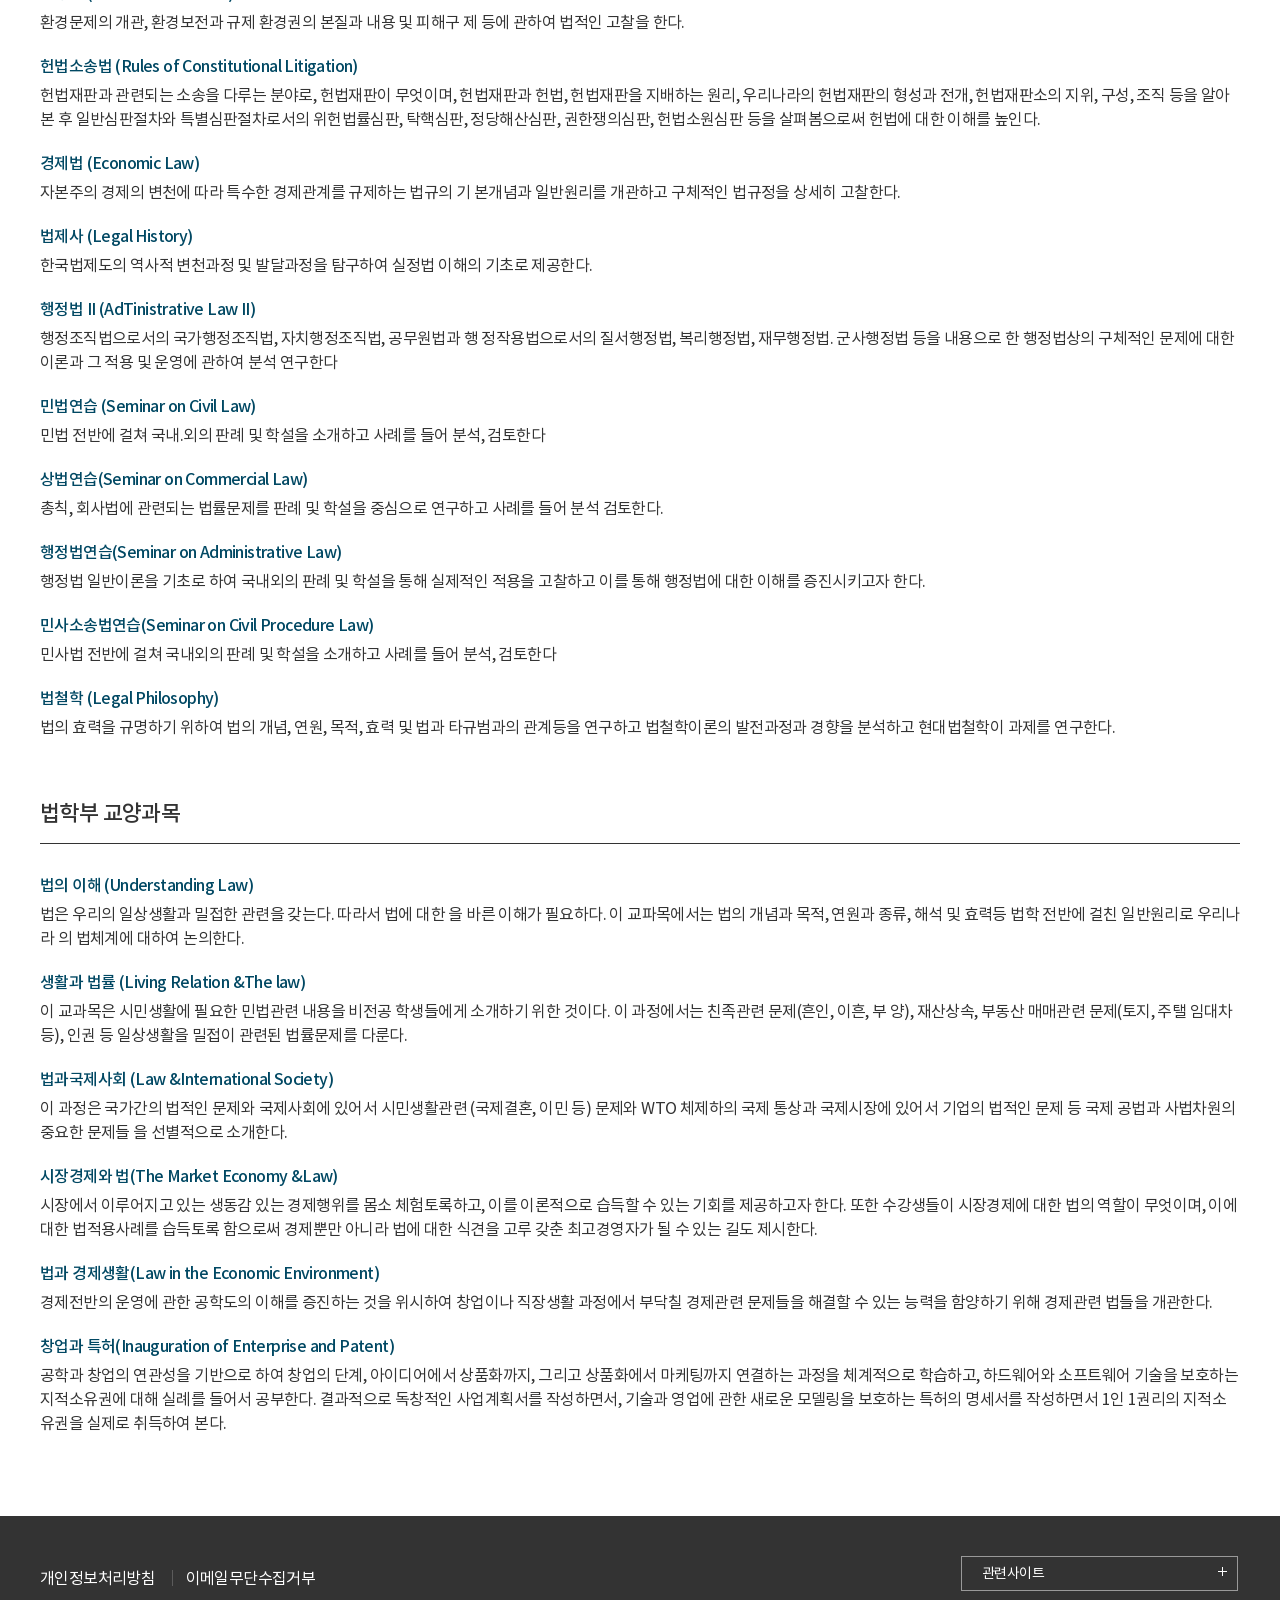
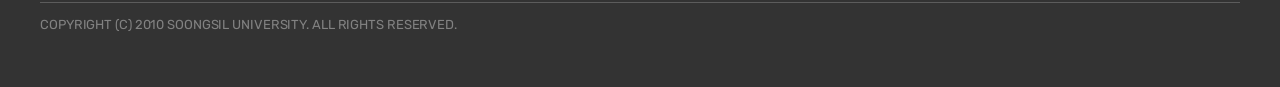
<file: sub2_curriculum_1.html>
<!DOCTYPE html>
<html lang="ko">

	<head>
		<meta charset="UTF-8">
		<meta name="viewport" content="width=device-width, initial-scale=1.0, minimum-scale=1.0, maximum-scale=1.0"
			user-scalable="no">
		<meta http-equiv="X-UA-compatible" content="IE=10,chrome=1">
		<meta name="Author" content="숭실대학교 법학과" />
		<meta name="Keywords" content="숭실대학교 법학과" />
		<meta name="Description" content="숭실대학교 법학과 " />
		<!--style-->
		<link rel="stylesheet" href="commons/css/swiper.css" />
		<link rel="stylesheet" href="commons/css/ico_style.css" />
		<link rel="stylesheet" href="commons/css/style.css" />
		<title>숭실대학교 법학과</title>
	</head>

	<body class="layout_main">
		<div class="skiptoContent">
			<a href="#lnb">메뉴바로가기</a>
			<a href="#main_content">메인콘텐츠 바로가기</a>
			<a href="#footer_copy">하단 카피라이트 바로가기</a>
		</div>

		<div class="header">

			<h1 class="logo">
				<a href="index.html"><span class="blind">숭실대학교 법학과</span></a>
			</h1>
			<!--main menu-->

			<div id="lnb">
				<ul class="nav-menu">
					<li class="nav-item"><a href="#">학과소개</a>
						<div class="sub-nav">
							<ul class="sub-nav-group">
								<li><a href="#">법학과 소개</a></li>
								<li><a href="#">교육목표</a></li>
								<li><a href="#">학과장인사말</a></li>
								<li><a href="#">교수진</a>
									<div class="sub-nav-3depth">
										<ul>
											<li><a href="#">전임교수 </a></li>
											<li><a href="#">명예교수</a></li>
											<li><a href="#">겸임교수</a></li>
										</ul>
									</div>
								</li>
							</ul>
						</div>
					</li>
					<li class="nav-item"><a href="#">학사안내</a>
						<div class="sub-nav">
							<ul class="sub-nav-group">
								<li><a href="#">교과안내</a></li>
								<li><a href="#">졸업요건</a></li>
								<li><a href="#">장학안내</a></li>
								<li><a href="#">비교과활동 </a></li>
								<li><a href="#">교수진</a>
									<div class="sub-nav-3depth">
										<ul>
											<li><a href="#">로우링</a></li>
											<li><a href="#">소개</a></li>
											<li><a href="#">주요활동 </a></li>
										</ul>
									</div>
								</li>
							</ul>
						</div>
					</li>
					<li class="nav-item"><a href="#">학생활동</a>
						<div class="sub-nav">
							<ul class="sub-nav-group">
								<li><a href="#">학생회</a>
									<div class="sub-nav-3depth">
										<ul>
											<li><a href="#">소개</a></li>
											<li><a href="#">주요활동</a></li>
											<li><a href="#">역대학생회장 </a></li>
										</ul>
									</div>
								</li>
								<li><a href="#">학회</a></li>
								<li><a href="#">소모임</a></li>
								<li><a href="#">언론사 </a></li>
								<li><a href="#">자치행사</a>
									<div class="sub-nav-3depth">
										<ul>
											<li><a href="#">축제</a></li>
											<li><a href="#">학술제</a></li>
											<li><a href="#">체육대회</a></li>
											<li><a href="#">연합MT</a></li>
										</ul>
									</div>
								</li>
							</ul>
						</div>
					</li>
					<li class="nav-item"><a href="#">학사소식</a>
						<div class="sub-nav">
							<ul class="sub-nav-group">
								<li><a href="#">학사행정</a></li>
								<li><a href="#">모집채용</a></li>
								<li><a href="#">event＆News</a></li>
							</ul>
						</div>
					</li>
					<li class="nav-item"><a href="#">대학원</a>
						<div class="sub-nav">
							<ul class="sub-nav-group">
								<li><a href="#">대학원소개</a></li>
								<li><a href="#">대학원공지</a></li>
							</ul>
						</div>
					</li>
					<li class="nav-item"><a href="#">시설안내</a>
						<div class="sub-nav">
							<ul class="sub-nav-group">
								<li><a href="#">법학열람실</a>
									<div class="sub-nav-3depth">
										<ul>
											<li><a href="#">개요</a></li>
											<li><a href="#">현황</a></li>
											<li><a href="#">이용안내</a></li>
										</ul>
									</div>
								</li>
								<li><a href="#">법학세미나실</a>
									<div class="sub-nav-3depth">
										<ul>
											<li><a href="#">개요</a></li>
											<li><a href="#">현황</a></li>
											<li><a href="#">이용안내</a></li>
										</ul>
									</div>
								</li>
							</ul>
						</div>
					</li>
					<li class="nav-item"><a href="#">부속기관</a>
						<div class="sub-nav">
							<ul class="sub-nav-group">
								<li><a href="#">법학연구소</a>
									<div class="sub-nav-3depth">
										<ul>
											<li><a href="#">소개</a></li>
											<li><a href="#">주요활동</a></li>
										</ul>
									</div>
								</li>

								<li><a href="#">연구소공지 </a></li>
								<li><a href="#">숭현관</a>
									<div class="sub-nav-3depth">
										<ul>
											<li><a href="#">소개</a></li>
											<li><a href="#">역대 사시합격자</a></li>
										</ul>
									</div>
								</li>

								<li><a href="#">법대동문회</a>
									<div class="sub-nav-3depth">
										<ul>
											<li><a href="#">동문회장인사말</a></li>
											<li><a href="#">주요활동 </a></li>
										</ul>
									</div>
								</li>

							</ul>
						</div>
					</li>
					<li class="nav-item"><a href="#">협력기관</a>
						<div class="sub-nav">
							<ul class="sub-nav-group">
								<li><a href="#">로펌</a></li>
								<li><a href="#">기업</a></li>
								<li><a href="#">공공기관</a></li>
								<li><a href="#">기타법인 </a></li>
							</ul>
						</div>
					</li>
					<li class="nav-item"><a href="#">법대발전기금 </a>
						<div class="sub-nav">
							<ul class="sub-nav-group">
								<li><a href="#">발전기금소개</a></li>
								<li><a href="#">기부방법</a></li>
								<li><a href="#">기부자예우 </a></li>
							</ul>
						</div>
					</li>
				</ul>
			</div>
			<!--//main menu-->

			<a href="#" class="btn-menu">
				<span></span>
				<span></span>
				<span></span>
			</a>

		</div>



		<!--mobile menu -->
		<div class="m-nav">
			<div class="m-nav-container">
				<ul class="m-nav-menu">
					<li class="m-nav-item on"><a href="#">학과소개</a>
						<ul class="m-sub-nav">
							<li><a href="#">법학과 소개</a></li>
							<li><a href="#">교육목표</a></li>
							<li><a href="#">학과장인사말</a></li>
							<li><a href="#">교수진</a>
								<div class="sub-nav-3depth">
									<ul>
										<li><a href="#">전임교수 </a></li>
										<li><a href="#">명예교수</a></li>
										<li><a href="#">겸임교수</a></li>
									</ul>
								</div>
							</li>
						</ul>
					</li>
					<li class="m-nav-item"><a href="#">학사안내</a>
						<ul class="m-sub-nav">
							<li><a href="#">교과안내</a></li>
							<li><a href="#">졸업요건</a></li>
							<li><a href="#">장학안내</a></li>
							<li><a href="#">비교과활동 </a></li>
							<li><a href="#">교수진</a>
								<div class="sub-nav-3depth">
									<ul>
										<li><a href="#">로우링</a></li>
										<li><a href="#">소개</a></li>
										<li><a href="#">주요활동 </a></li>
									</ul>
								</div>
							</li>
						</ul>
					</li>
					<li class="m-nav-item"><a href="#">학생활동</a>
						<ul class="m-sub-nav">

							<li><a href="#">학생회</a>
								<div class="sub-nav-3depth">
									<ul>
										<li><a href="#">소개</a></li>
										<li><a href="#">주요활동</a></li>
										<li><a href="#">역대학생회장 </a></li>
									</ul>
								</div>
							</li>
							<li><a href="#">학회</a></li>
							<li><a href="#">소모임</a></li>
							<li><a href="#">언론사 </a></li>
							<li><a href="#">자치행사</a>
								<div class="sub-nav-3depth">
									<ul>
										<li><a href="#">축제</a></li>
										<li><a href="#">학술제</a></li>
										<li><a href="#">체육대회</a></li>
										<li><a href="#">연합MT</a></li>
									</ul>
								</div>
							</li>
						</ul>
					</li>
					<li class="m-nav-item"><a href="#">학사소식</a>
						<ul class="m-sub-nav">
							<li><a href="#">학사행정</a></li>
							<li><a href="#">모집채용</a></li>
							<li><a href="#">event＆News</a></li>
						</ul>
					</li>
					<li class="m-nav-item"><a href="#">대학원</a>
						<div class="m-sub-nav">
							<ul class="sub-nav-group">
								<li><a href="#">대학원소개</a></li>
								<li><a href="#">대학원공지</a></li>
							</ul>
						</div>
					</li>
					<li class="m-nav-item"><a href="#">시설안내</a>
						<ul class="m-sub-nav">
							<li><a href="#">법학열람실</a>
								<div class="sub-nav-3depth">
									<ul>
										<li><a href="#">개요</a></li>
										<li><a href="#">현황</a></li>
										<li><a href="#">이용안내</a></li>
									</ul>
								</div>
							</li>
							<li><a href="#">법학세미나실</a>
								<div class="sub-nav-3depth">
									<ul>
										<li><a href="#">개요</a></li>
										<li><a href="#">현황</a></li>
										<li><a href="#">이용안내</a></li>
									</ul>
								</div>
							</li>
						</ul>
					</li>
					<li class="m-nav-item"><a href="#">부속기관</a>
						<ul class="m-sub-nav">
							<li><a href="#">법학연구소</a>
								<div class="sub-nav-3depth">
									<ul>
										<li><a href="#">소개</a></li>
										<li><a href="#">주요활동</a></li>
									</ul>
								</div>
							</li>

							<li><a href="#">연구소공지 </a></li>
							<li><a href="#">숭현관</a>
								<div class="sub-nav-3depth">
									<ul>
										<li><a href="#">소개</a></li>
										<li><a href="#">역대 사시합격자</a></li>
									</ul>
								</div>
							</li>

							<li><a href="#">법대동문회</a>
								<div class="sub-nav-3depth">
									<ul>
										<li><a href="#">동문회장인사말</a></li>
										<li><a href="#">주요활동 </a></li>
									</ul>
								</div>
							</li>
						</ul>
					</li>
					<li class="m-nav-item"><a href="#">협력기관</a>
						<ul class="m-sub-nav">

							<li><a href="#">로펌</a></li>
							<li><a href="#">기업</a></li>
							<li><a href="#">공공기관</a></li>
							<li><a href="#">기타법인 </a></li>
						</ul>
					</li>
					<li class="m-nav-item"><a href="#">법대발전기금 </a>
						<ul class="m-sub-nav">
							<li><a href="#">발전기금소개</a></li>
							<li><a href="#">기부방법</a></li>
							<li><a href="#">기부자예우 </a></li>
						</ul>
					</li>
				</ul>

				<a href="#" class="btn-close">
					<span></span>
					<span></span>
				</a>
			</div>
		</div>
		<!--//mobile menu -->


		<div class="sub-visual sub-story">
			<div class="typo">
				<h3>학사안내</h3>
				<p class="en">최초의 역사를 향한 거침없는 비상</p>
			</div>
		</div>

		<nav class="sub-lnb ">
			<a href="index.html" class="home"><span class="blind">HOME</span></a>
			<div class="sub-depth sub-depth01">
				<h4 class="current"><span>학사안내</span></h4>
				<ul>
					<li><a href="#">학과소개</a></li>
					<li><a href="#">학사안내</a></li>
					<li><a href="#">학생활동</a></li>
					<li><a href="#">학사소식</a></li>
					<li><a href="#">대학원</a></li>
					<li><a href="#">시설안내</a></li>
					<li><a href="#">부속기관</a></li>
					<li><a href="#">협력기관</a></li>
					<li><a href="#">법대발전기금</a></li>

				</ul>
			</div>
			<div class="sub-depth sub-depth02">
				<h4 class="current"><span>교과안내</span></h4>
				<ul>
					<li><a href="#">교과안내</a></li>
					<li><a href="#">졸업요건</a></li>
					<li><a href="#">장학안내</a></li>
					<li><a href="#">비교과활동 </a></li>
					<li><a href="#">교수진 </a></li>
				</ul>
			</div>
		</nav>



		<section class="sub-contents">
			<h3 class="doc-title">교과안내</h3>

			<div class="content-width">
				<div class="tab-link">
					<ul>
						<li class="on"><a href="#">이수구분별강좌</a></li>
						<li><a href="#">교차수강</a></li>
					</ul>
				</div>

				<div class="tab-content">
					<p class="title01_line mt-0">전공기초</p>
					<ul class="list-def">
						<li><strong>민법총칙 (General Principles of Civil Law)</strong>
							민법 전반에 걸친 통칙으로서 일반원리, 권리주체인 자연인과 법인,권리객체로서의 물건 그리고 권리변동의 주요 원인인 법률행위, 기간,소멸시효에 관한 중심적인 개념을
							고찰한다</li>
						<li><strong>헌법 I (Constitution Law I)</strong>
							헌법의 본질과 국가의 법적 성격 그리고 주권과 헌법제정권력을 통하여 국가법질서로서의 헌법의 성격을 이해하고 그것이 존재할 수 있는영역인 국민주권국가, 민주법치국가
							그리고 문화복지국가의 성격을 이해하고 나아가 헌법국가의 본질과 그 보호와 더불어 국민의 기본권의성격 및 본질을 밝히는데 중점을 둔다.</li>
						<li><strong>헝법총론 (General Priniciples of Criminal Law)</strong>
							범죄의 성립요건과 그에 대한 법적 효과로서 형벌을 규정하고 있는 형법의 총론적인 기초 이론을 체계적으로 고찰한다. 따라서 그 중심내용은 구성요건해당성, 위법성,
							책임성과 미수론, 공범론 및 죄수론, 형벌론 등을 다루며 이를 체계적으로 연구함으로써 형법 각칙상의 개별적이고 구체적인 범죄구성요건과 형벌구성요건을 연구하는 기초를
							다진다.</li>
						<li><strong>상법총칙 (General Principles of Commercial Law)</strong>
							상법의 기본적인 제도와 원리를 탐구하고 기업의 주체인 상인과 상행위의 일반원칙 및 특수제도를 고찰한다.</li>
						<li><strong>민사소송법 I (Civil Proceduer I)</strong>
							민사소송제도의 본질과 구조를 검토하고 제1심과 상소심의 소송절차와 원리를 개관하고 재심절차와 독촉절차를 차례로 고찰한다.</li>
					</ul>

					<p class="title01_line">전공선택</p>
					<ul class="list-def">
						<li><strong>전공탐색 세미나 (Seminar in Major Field)</strong>	대학 신입생들에게 전공선택, 진로, 선배소개, 독서토론 등 다양한 주제를 가지고 대학생활전반에 걸쳐 지도교수님과 진지하게 대학생활을 설계할 수 있도록 안내를 한다.</li>
						<li><strong>법 논리학 (Legal Reasoning)</strong>법학을 공부하는 학생, 특히 로스쿨에 진학하려고 하는 학생들이 반드시 필요한, 귀납적이면서 연역적인 추리를 통하여 법논리적인 사고를 기르는데 중심을 둔다. 이러한 수업을 통하여 학생들은 포괄적이며 논리적인 사고법을 배우게 될 것이다.</li>
						<li><strong>영법원강 (Reading in Anglo-American Law)</strong>법학에 관한 영어원서를 해석하고 그 내용을 토의한다.</li>
						<li><strong>채권법 각론 (Special Part of law of Obl igations)</strong>법률행위에 의한 채권의 발생원인인 계약의 일반이론을 고찰한 후 우리 민법상의 14종의 전형계약의 성립요건과 효력을 각각 구체적으로검토하고, 법률규정에 의한 채권발생원인들인 사무관리, 부당이득, 불법행위를 연구하고자 한다. 특히 불법행위에 대하여 일반불법행위와특수불법행위로 나누어 각 불법행위의 요건과 효파 등을 상세히 고찰하고자 한다.</li>
						<li><strong>헌법 II (Constitutional Law II)</strong>법학에 관한 독어원서를 해석하고 그 내용을 토의한다. 기본권보장 규범으로써 헌법의 실효성을 담보하는 국가권력구조의 본질과 특성을 이해하며 특히 각 개별 기본군의 내용을 연구하고, 한국의 행정부, 사법부 및 헌법재판소의 구성, 조직, 작용 등을 헌법이론과 실제상으로 살펴본다. 이는 헌법1을 수강한 후에 들어야 할 것이다.</li>
						<li><strong>채권법 총론 (General Principles of Law of Obl igations)</strong>채권의 본질, 목적, 효력 등 채권법의 기본적인 이론들을 고찰하고,채권의 효력으로서 채무불이행과 그 효과, 책임재산의 보전제도를 검토한다. 이어서 다수당사자의 채권관계로서 분할채권, 불가분채권, 연대채무, 보증채무 등을 연구하고 채권의 양도와 채무의 인수 그리고채권의 소멸원인 등에 대하여 고찰한다</li>
						<li><strong>형법각론 (Special Part of Criminal Law)</strong>형법총론의 이론을 돋움으로 개별적인 범죄유형을 그 보호법익에 따라개인적 법익에 대한 죄, 사회적 법익에 관한 죄, 국가적 법익에 대한죄로 세분화하고 각각의 범죄에 대한 개별적인 구성요건과 형벌의 그탐구대상으로 한다.</li>
						<li><strong>물권법 (Law of Propertyy)</strong>물권법의 범위와 특성, 물권의 본질, 효력, 종류 및 물권의 변동, 소멸, 부동산물권의 공시에 관하여 연구하고, 기본물권으로서 소유권 ·점유권, 그리고 용익물권으로서 지상권 ·지역권 전세권 담보물권으로서의 유치권 질권 · 저당권 등의 의와 요건, 효력 등을 판례와학설을 중심으로 고찰한다</li>
						<li><strong>회사법 (Corporation Law)</strong>법인기업으로 된 회사의 조직원리와 특수제도를 고찰하고 회사의 종류에 따라 주식회사, 유한회사, 합명회사등을차례로 설명한다.</li>
						<li><strong>국제법 I (International Law I)</strong>국제법의 기초관련인 국제법의본질, 역사, 법원을 연구하고 국제법의주요주체인 국가와 국제기구에 관련된 국제법원칙을 고찰한다.</li>
						<li><strong>형사소송법 (Criminal Proceduer)</strong>형법에 기하여 발생된 국가형벌권을 실현하기 위해 필요한 법적인 절 차로서 범죄의 수사, 범인의 검거, 공소제기, 공판절차, 형의 선고와 형의 집행으로 이어지는 일련의 절차를 체계적으로 연구/검토함으로 써 형사소송법상 최고의 이념인 인권보장과 실체진실주의를 실현하기 위한 법적 사고를 기른다</li>
						<li><strong>행정법 I (Administrative Law I)</strong>행정법의 기본원리. 행정사의 법률관계 행정행위, 행정상의 강제 행정구제 등 행정법의 일반이론 등을 고찰한다.</li>
						<li><strong>노동법I (Labor Law I)</strong>현대의 시민과 생활에서 노동법의 기초개념을 파악하고 노동조합의 조직과 운영, 단체교섭과 단체협악, 쟁의행위와 노동쟁의의 조정 및 부당노동행위제도와 노사협의제도 등에 관한 법리를 알기쉽게 해설 고찰한다.</li>
						<li><strong>행정구제법 (Administrative)	</strong>행정작용으로 인하여 권익을 침해받은 경우에 이에 대한 피해구제를 위하여 행정상 손배상과 손실보상, 행정심판과 행정소송 등과 관련된 이론과 실제를 중심으로 살펴보고, 여기에 관련된 외국의 법제에 대하여 연구한다.</li>
						<li><strong>어음수표법 (Law of Bills &Notes, Cheque)</strong>유가증권에 관한 일반적인 고찰로서 유가증권의 의의, 속성, 종류 등을 연구하고 유가증권의 전형적인 환어음, 약속어음, 수표에 관한 법을 차례로 고찰한다</li>
						<li><strong>국제법 II(International Law II)</strong>구체적인 분야에서의 구제법원칙을 연구한다. 해양법, 국제인권법, 환 경법, 국제경제법, 전시국제법 등이 주요고찰대상이다.</li>
						<li><strong>형법연습 (Seminar on Criminal Law)</strong>실생활에서 발생할 개연성이 큰 사례를 상정하고, 여기에 형법이론을 적용하여 봄으로써 이론의 숙지 및 활용을 도모한다.</li>
						<li><strong>노동법 II (Labor Law II)</strong>노동법의 일반이론을 구체적으로 알기쉽게 해설하며 특히 근로계악, 재해보상, 안전보건, 직업안정등에 관한 법리를 고찰한다.</li>
						<li><strong>보험해상법 (Maritime Law &Insurance Law)</strong>보험편에서 손해보험, 생명보험, 상해보험, 책임보험, 재보험 등을 고 찰하고 해상의 특수운송기업에관한 해상운송인, 해상운송계악, 선하증 권, 공동해손, 재난구조 및 선박우선특권 등을 설명한다.</li>
						<li><strong>친족상속법 (Family &Inheritance Law)</strong>친족법에 있어서 친족관계 흔인, 부모와 자녀의 관계 호주제도 및 호 주승계에 관한 강의를 하고 상속법으로서는 재산상속에 관한 규정을 고찰한다.</li>
						<li><strong>민사소송법 II (Civil Proceduer II)</strong>민사소송법중 강제집행에 관한 부분을 고찰하고 파산법의 기본원리를 연구한다.</li>
						<li><strong>국제경제법(International Economic Law)</strong>보편적 차원에서 현대 국제경제관계의 골격을 형성하고 있는 WTO체제와 EU를 중심으로 지역경제 통합의 움직임을 중점적으로 다룬다.</li>
						<li><strong>환경법 (Environmental Law)</strong>환경문제의 개관, 환경보전과 규제 환경권의 본질과 내용 및 피해구 제 등에 관하여 법적인 고찰을 한다.</li>
						<li><strong>헌법소송법 (Rules of Constitutional Litigation)</strong>헌법재판과 관련되는 소송을 다루는 분야로, 헌법재판이 무엇이며, 헌법재판과 헌법, 헌법재판을 지배하는 원리, 우리나라의 헌법재판의 형성과 전개, 헌법재판소의 지위, 구성, 조직 등을 알아본 후 일반심판절차와 특별심판절차로서의 위헌법률심판, 탁핵심판, 정당해산심판, 권한쟁의심판, 헌법소원심판 등을 살펴봄으로써 헌법에 대한 이해를 높인다.</li>
						<li><strong>경제법 (Economic Law)</strong>자본주의 경제의 변천에 따라 특수한 경제관계를 규제하는 법규의 기 본개념과 일반원리를 개관하고 구체적인 법규정을 상세히 고찰한다.</li>
						<li><strong>법제사 (Legal History)</strong>한국법제도의 역사적 변천과정 및 발달과정을 탐구하여 실정법 이해의 기초로 제공한다.</li>
						<li><strong>행정법 II (AdTinistrative Law II)</strong>행정조직법으로서의 국가행정조직법, 자치행정조직법, 공무원법과 행 정작용법으로서의 질서행정법, 복리행정법, 재무행정법. 군사행정법 등을 내용으로 한 행정법상의 구체적인 문제에 대한 이론과 그 적용 및 운영에 관하여 분석 연구한다</li>
						<li><strong>민법연습 (Seminar on Civil Law)</strong>민법 전반에 걸쳐 국내.외의 판례 및 학설을 소개하고 사례를 들어 분석, 검토한다</li>
						<li><strong>상법연습(Seminar on Commercial Law)</strong>총칙, 회사법에 관련되는 법률문제를 판례 및 학설을 중심으로 연구하고 사례를 들어 분석 검토한다.</li>
						<li><strong>행정법연습(Seminar on Administrative Law)</strong>행정법 일반이론을 기초로 하여 국내외의 판례 및 학설을 통해 실제적인 적용을 고찰하고 이를 통해 행정법에 대한 이해를 증진시키고자 한다.</li>
						<li><strong>민사소송법연습(Seminar on Civil Procedure Law)</strong>민사법 전반에 걸쳐 국내외의 판례 및 학설을 소개하고 사례를 들어 분석, 검토한다</li>
						<li><strong>법철학 (Legal Philosophy)</strong>법의 효력을 규명하기 위하여 법의 개념, 연원, 목적, 효력 및 법과 타규범과의 관계등을 연구하고 법철학이론의 발전과정과 경향을 분석하고 현대법철학이 과제를 연구한다.</li>
					</ul>

						<p class="title01_line">법학부 교양과목</p>
						<ul class="list-def">
							<li><strong>법의 이해 (Understanding Law)</strong>법은 우리의 일상생활과 밀접한 관련을 갖는다. 따라서 법에 대한 을 바른 이해가 필요하다. 이 교파목에서는 법의 개념과 목적, 연원과 종류, 해석 및 효력등 법학 전반에 걸친 일반원리로 우리나라 의 법체계에 대하여 논의한다.</li>
							<li><strong>생활과 법률 (Living Relation &The law)</strong>이 교과목은 시민생활에 필요한 민법관련 내용을 비전공 학생들에게 소개하기 위한 것이다. 이 과정에서는 친족관련 문제(흔인, 이흔, 부 양), 재산상속, 부동산 매매관련 문제(토지, 주탤 임대차등), 인권 등 일상생활을 밀접이 관련된 법률문제를 다룬다.</li>
							<li><strong>법과국제사회 (Law &International Society)</strong>이 과정은 국가간의 법적인 문제와 국제사회에 있어서 시민생활관련 (국제결혼, 이민 등) 문제와 WTO 체제하의 국제 통상과 국제시장에 있어서 기업의 법적인 문제 등 국제 공법과 사법차원의 중요한 문제들 을 선별적으로 소개한다.</li>
							<li><strong>시장경제와 법(The Market Economy &Law)</strong>시장에서 이루어지고 있는 생동감 있는 경제행위를 몸소 체험토록하고, 이를 이론적으로 습득할 수 있는 기회를 제공하고자 한다. 또한 수강생들이 시장경제에 대한 법의 역할이 무엇이며, 이에 대한 법적용사례를 습득토록 함으로써 경제뿐만 아니라 법에 대한 식견을 고루 갖춘 최고경영자가 될 수 있는 길도 제시한다.</li>
							<li><strong>법과 경제생활(Law in the Economic Environment)</strong>경제전반의 운영에 관한 공학도의 이해를 증진하는 것을 위시하여 창업이나 직장생활 과정에서 부닥칠 경제관련 문제들을 해결할 수 있는 능력을 함양하기 위해 경제관련 법들을 개관한다.</li>
							<li><strong>창업과 특허(Inauguration of Enterprise and Patent)</strong>공학과 창업의 연관성을 기반으로 하여 창업의 단계, 아이디어에서 상품화까지, 그리고 상품화에서 마케팅까지 연결하는 과정을 체계적으로 학습하고, 하드웨어와 소프트웨어 기술을 보호하는 지적소유권에 대해 실례를 들어서 공부한다. 결과적으로 독창적인 사업계획서를 작성하면서, 기술과 영업에 관한 새로운 모델링을 보호하는 특허의 명세서를 작성하면서 1인 1권리의 지적소유권을 실제로 취득하여 본다.</li>
						</ul>
				</div>
			</div>


		</section>

		<footer class="footer">
			<div class="footer-container">
				<div class="policy-rel">
					<p class="policy">
						<a href="#">개인정보처리방침</a>
						<a href="#">이메일무단수집거부</a>
					</p>

					<div class="rel-sites">
						<strong class="tit">관련사이트</strong>
						<div class="site-list">
							<ul>
								<li><a href="#">숭실대학교</a></li>
								<li><a href="#">site</a></li>
								<li><a href="#">site</a></li>
								<li><a href="#">site</a></li>
							</ul>
						</div>
					</div>
				</div>

				<p class="copyrights">Copyright (c) 2010 Soongsil University. All Rights Reserved.</p>
			</div>
		</footer>

		<!--js-->
		<script type="text/javascript" src="commons/js/jquery-1.11.2.min.js"></script>
		<script type="text/javascript" src="commons/js/jquery-migrate-1.2.1.js"></script>
		<script type="text/javascript" src="commons/js/swiper.min.js"></script>
		<script type="text/javascript" src="commons/js/site.js"></script>
	</body>

</html>
</file>
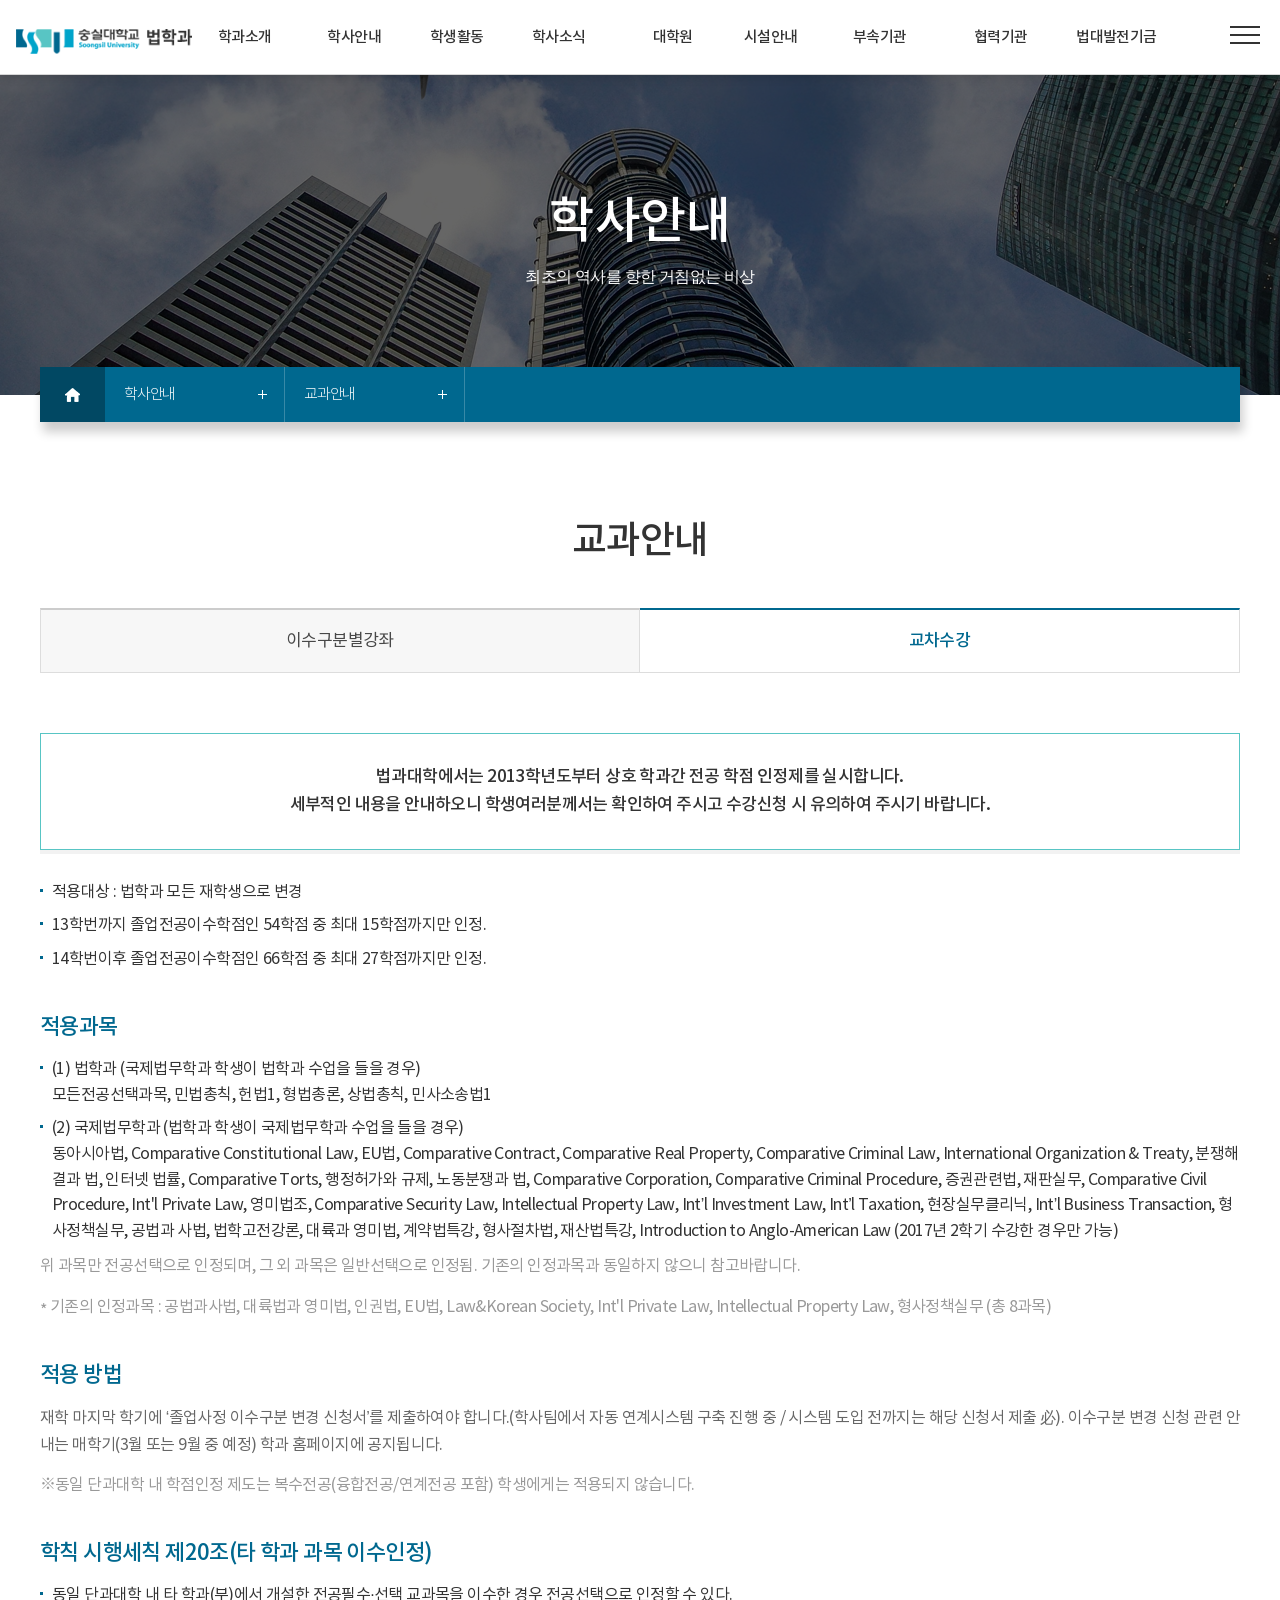
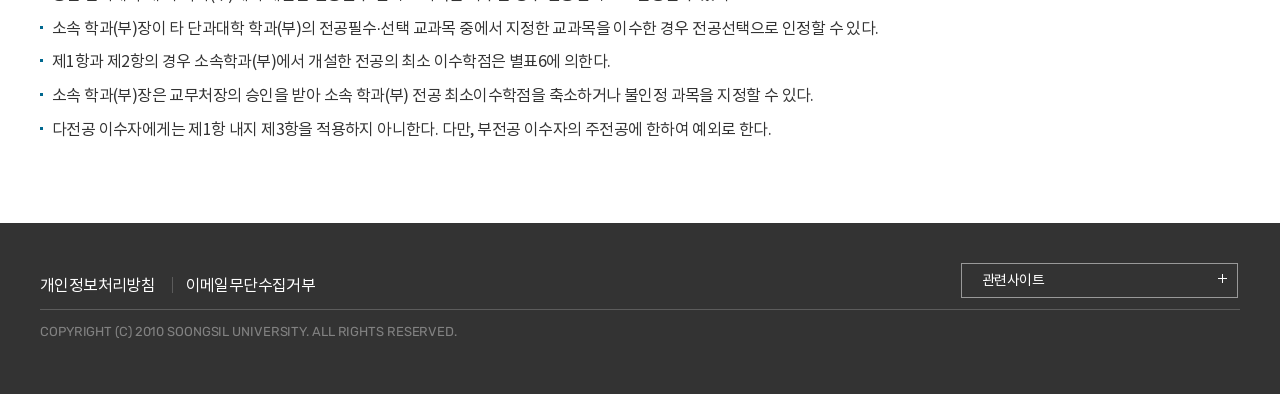
<file: sub2_curriculum_2.html>
<!DOCTYPE html>
<html lang="ko">

	<head>
		<meta charset="UTF-8">
		<meta name="viewport" content="width=device-width, initial-scale=1.0, minimum-scale=1.0, maximum-scale=1.0"
			user-scalable="no">
		<meta http-equiv="X-UA-compatible" content="IE=10,chrome=1">
		<meta name="Author" content="숭실대학교 법학과" />
		<meta name="Keywords" content="숭실대학교 법학과" />
		<meta name="Description" content="숭실대학교 법학과 " />
		<!--style-->
		<link rel="stylesheet" href="commons/css/swiper.css" />
		<link rel="stylesheet" href="commons/css/ico_style.css" />
		<link rel="stylesheet" href="commons/css/style.css" />
		<title>숭실대학교 법학과</title>
	</head>

	<body class="layout_main">
		<div class="skiptoContent">
			<a href="#lnb">메뉴바로가기</a>
			<a href="#main_content">메인콘텐츠 바로가기</a>
			<a href="#footer_copy">하단 카피라이트 바로가기</a>
		</div>

		<div class="header">

			<h1 class="logo">
				<a href="index.html"><span class="blind">숭실대학교 법학과</span></a>
			</h1>
			<!--main menu-->

			<div id="lnb">
				<ul class="nav-menu">
					<li class="nav-item"><a href="#">학과소개</a>
						<div class="sub-nav">
							<ul class="sub-nav-group">
								<li><a href="#">법학과 소개</a></li>
								<li><a href="#">교육목표</a></li>
								<li><a href="#">학과장인사말</a></li>
								<li><a href="#">교수진</a>
									<div class="sub-nav-3depth">
										<ul>
											<li><a href="#">전임교수 </a></li>
											<li><a href="#">명예교수</a></li>
											<li><a href="#">겸임교수</a></li>
										</ul>
									</div>
								</li>
							</ul>
						</div>
					</li>
					<li class="nav-item"><a href="#">학사안내</a>
						<div class="sub-nav">
							<ul class="sub-nav-group">
								<li><a href="#">교과안내</a></li>
								<li><a href="#">졸업요건</a></li>
								<li><a href="#">장학안내</a></li>
								<li><a href="#">비교과활동 </a></li>
								<li><a href="#">교수진</a>
									<div class="sub-nav-3depth">
										<ul>
											<li><a href="#">로우링</a></li>
											<li><a href="#">소개</a></li>
											<li><a href="#">주요활동 </a></li>
										</ul>
									</div>
								</li>
							</ul>
						</div>
					</li>
					<li class="nav-item"><a href="#">학생활동</a>
						<div class="sub-nav">
							<ul class="sub-nav-group">
								<li><a href="#">학생회</a>
									<div class="sub-nav-3depth">
										<ul>
											<li><a href="#">소개</a></li>
											<li><a href="#">주요활동</a></li>
											<li><a href="#">역대학생회장 </a></li>
										</ul>
									</div>
								</li>
								<li><a href="#">학회</a></li>
								<li><a href="#">소모임</a></li>
								<li><a href="#">언론사 </a></li>
								<li><a href="#">자치행사</a>
									<div class="sub-nav-3depth">
										<ul>
											<li><a href="#">축제</a></li>
											<li><a href="#">학술제</a></li>
											<li><a href="#">체육대회</a></li>
											<li><a href="#">연합MT</a></li>
										</ul>
									</div>
								</li>
							</ul>
						</div>
					</li>
					<li class="nav-item"><a href="#">학사소식</a>
						<div class="sub-nav">
							<ul class="sub-nav-group">
								<li><a href="#">학사행정</a></li>
								<li><a href="#">모집채용</a></li>
								<li><a href="#">event＆News</a></li>
							</ul>
						</div>
					</li>
					<li class="nav-item"><a href="#">대학원</a>
						<div class="sub-nav">
							<ul class="sub-nav-group">
								<li><a href="#">대학원소개</a></li>
								<li><a href="#">대학원공지</a></li>
							</ul>
						</div>
					</li>
					<li class="nav-item"><a href="#">시설안내</a>
						<div class="sub-nav">
							<ul class="sub-nav-group">
								<li><a href="#">법학열람실</a>
									<div class="sub-nav-3depth">
										<ul>
											<li><a href="#">개요</a></li>
											<li><a href="#">현황</a></li>
											<li><a href="#">이용안내</a></li>
										</ul>
									</div>
								</li>
								<li><a href="#">법학세미나실</a>
									<div class="sub-nav-3depth">
										<ul>
											<li><a href="#">개요</a></li>
											<li><a href="#">현황</a></li>
											<li><a href="#">이용안내</a></li>
										</ul>
									</div>
								</li>
							</ul>
						</div>
					</li>
					<li class="nav-item"><a href="#">부속기관</a>
						<div class="sub-nav">
							<ul class="sub-nav-group">
								<li><a href="#">법학연구소</a>
									<div class="sub-nav-3depth">
										<ul>
											<li><a href="#">소개</a></li>
											<li><a href="#">주요활동</a></li>
										</ul>
									</div>
								</li>

								<li><a href="#">연구소공지 </a></li>
								<li><a href="#">숭현관</a>
									<div class="sub-nav-3depth">
										<ul>
											<li><a href="#">소개</a></li>
											<li><a href="#">역대 사시합격자</a></li>
										</ul>
									</div>
								</li>

								<li><a href="#">법대동문회</a>
									<div class="sub-nav-3depth">
										<ul>
											<li><a href="#">동문회장인사말</a></li>
											<li><a href="#">주요활동 </a></li>
										</ul>
									</div>
								</li>

							</ul>
						</div>
					</li>
					<li class="nav-item"><a href="#">협력기관</a>
						<div class="sub-nav">
							<ul class="sub-nav-group">
								<li><a href="#">로펌</a></li>
								<li><a href="#">기업</a></li>
								<li><a href="#">공공기관</a></li>
								<li><a href="#">기타법인 </a></li>
							</ul>
						</div>
					</li>
					<li class="nav-item"><a href="#">법대발전기금 </a>
						<div class="sub-nav">
							<ul class="sub-nav-group">
								<li><a href="#">발전기금소개</a></li>
								<li><a href="#">기부방법</a></li>
								<li><a href="#">기부자예우 </a></li>
							</ul>
						</div>
					</li>
				</ul>
			</div>
			<!--//main menu-->

			<a href="#" class="btn-menu">
				<span></span>
				<span></span>
				<span></span>
			</a>

		</div>



		<!--mobile menu -->
		<div class="m-nav">
			<div class="m-nav-container">
				<ul class="m-nav-menu">
					<li class="m-nav-item on"><a href="#">학과소개</a>
						<ul class="m-sub-nav">
							<li><a href="#">법학과 소개</a></li>
							<li><a href="#">교육목표</a></li>
							<li><a href="#">학과장인사말</a></li>
							<li><a href="#">교수진</a>
								<div class="sub-nav-3depth">
									<ul>
										<li><a href="#">전임교수 </a></li>
										<li><a href="#">명예교수</a></li>
										<li><a href="#">겸임교수</a></li>
									</ul>
								</div>
							</li>
						</ul>
					</li>
					<li class="m-nav-item"><a href="#">학사안내</a>
						<ul class="m-sub-nav">
							<li><a href="#">교과안내</a></li>
							<li><a href="#">졸업요건</a></li>
							<li><a href="#">장학안내</a></li>
							<li><a href="#">비교과활동 </a></li>
							<li><a href="#">교수진</a>
								<div class="sub-nav-3depth">
									<ul>
										<li><a href="#">로우링</a></li>
										<li><a href="#">소개</a></li>
										<li><a href="#">주요활동 </a></li>
									</ul>
								</div>
							</li>
						</ul>
					</li>
					<li class="m-nav-item"><a href="#">학생활동</a>
						<ul class="m-sub-nav">

							<li><a href="#">학생회</a>
								<div class="sub-nav-3depth">
									<ul>
										<li><a href="#">소개</a></li>
										<li><a href="#">주요활동</a></li>
										<li><a href="#">역대학생회장 </a></li>
									</ul>
								</div>
							</li>
							<li><a href="#">학회</a></li>
							<li><a href="#">소모임</a></li>
							<li><a href="#">언론사 </a></li>
							<li><a href="#">자치행사</a>
								<div class="sub-nav-3depth">
									<ul>
										<li><a href="#">축제</a></li>
										<li><a href="#">학술제</a></li>
										<li><a href="#">체육대회</a></li>
										<li><a href="#">연합MT</a></li>
									</ul>
								</div>
							</li>
						</ul>
					</li>
					<li class="m-nav-item"><a href="#">학사소식</a>
						<ul class="m-sub-nav">
							<li><a href="#">학사행정</a></li>
							<li><a href="#">모집채용</a></li>
							<li><a href="#">event＆News</a></li>
						</ul>
					</li>
					<li class="m-nav-item"><a href="#">대학원</a>
						<div class="m-sub-nav">
							<ul class="sub-nav-group">
								<li><a href="#">대학원소개</a></li>
								<li><a href="#">대학원공지</a></li>
							</ul>
						</div>
					</li>
					<li class="m-nav-item"><a href="#">시설안내</a>
						<ul class="m-sub-nav">
							<li><a href="#">법학열람실</a>
								<div class="sub-nav-3depth">
									<ul>
										<li><a href="#">개요</a></li>
										<li><a href="#">현황</a></li>
										<li><a href="#">이용안내</a></li>
									</ul>
								</div>
							</li>
							<li><a href="#">법학세미나실</a>
								<div class="sub-nav-3depth">
									<ul>
										<li><a href="#">개요</a></li>
										<li><a href="#">현황</a></li>
										<li><a href="#">이용안내</a></li>
									</ul>
								</div>
							</li>
						</ul>
					</li>
					<li class="m-nav-item"><a href="#">부속기관</a>
						<ul class="m-sub-nav">
							<li><a href="#">법학연구소</a>
								<div class="sub-nav-3depth">
									<ul>
										<li><a href="#">소개</a></li>
										<li><a href="#">주요활동</a></li>
									</ul>
								</div>
							</li>

							<li><a href="#">연구소공지 </a></li>
							<li><a href="#">숭현관</a>
								<div class="sub-nav-3depth">
									<ul>
										<li><a href="#">소개</a></li>
										<li><a href="#">역대 사시합격자</a></li>
									</ul>
								</div>
							</li>

							<li><a href="#">법대동문회</a>
								<div class="sub-nav-3depth">
									<ul>
										<li><a href="#">동문회장인사말</a></li>
										<li><a href="#">주요활동 </a></li>
									</ul>
								</div>
							</li>
						</ul>
					</li>
					<li class="m-nav-item"><a href="#">협력기관</a>
						<ul class="m-sub-nav">

							<li><a href="#">로펌</a></li>
							<li><a href="#">기업</a></li>
							<li><a href="#">공공기관</a></li>
							<li><a href="#">기타법인 </a></li>
						</ul>
					</li>
					<li class="m-nav-item"><a href="#">법대발전기금 </a>
						<ul class="m-sub-nav">
							<li><a href="#">발전기금소개</a></li>
							<li><a href="#">기부방법</a></li>
							<li><a href="#">기부자예우 </a></li>
						</ul>
					</li>
				</ul>

				<a href="#" class="btn-close">
					<span></span>
					<span></span>
				</a>
			</div>
		</div>
		<!--//mobile menu -->


		<div class="sub-visual sub-story">
			<div class="typo">
				<h3>학사안내</h3>
				<p class="en">최초의 역사를 향한 거침없는 비상</p>
			</div>
		</div>

		<nav class="sub-lnb ">
			<a href="index.html" class="home"><span class="blind">HOME</span></a>
			<div class="sub-depth sub-depth01">
				<h4 class="current"><span>학사안내</span></h4>
				<ul>
					<li><a href="#">학과소개</a></li>
					<li><a href="#">학사안내</a></li>
					<li><a href="#">학생활동</a></li>
					<li><a href="#">학사소식</a></li>
					<li><a href="#">대학원</a></li>
					<li><a href="#">시설안내</a></li>
					<li><a href="#">부속기관</a></li>
					<li><a href="#">협력기관</a></li>
					<li><a href="#">법대발전기금</a></li>

				</ul>
			</div>
			<div class="sub-depth sub-depth02">
				<h4 class="current"><span>교과안내</span></h4>
				<ul>
					<li><a href="#">교과안내</a></li>
					<li><a href="#">졸업요건</a></li>
					<li><a href="#">장학안내</a></li>
					<li><a href="#">비교과활동 </a></li>
					<li><a href="#">교수진 </a></li>
				</ul>
			</div>
		</nav>



		<section class="sub-contents">
			<h3 class="doc-title">교과안내</h3>

			<div class="content-width">
				<div class="tab-link">
					<ul>
						<li><a href="#">이수구분별강좌</a></li>
						<li class="on"><a href="#">교차수강</a></li>
					</ul>
				</div>

				<div class="tab-content">
					<p class="txt-border">법과대학에서는 2013학년도부터 상호 학과간 전공 학점 인정제를 실시합니다. <br class="pc-only">세부적인 내용을 안내하오니 학생여러분께서는 확인하여 주시고 수강신청 시 유의하여 주시기 바랍니다.</p>
					<ul class="list-dot mt-30">
						<li>적용대상 : 법학과 모든 재학생으로 변경</li>
						<li>13학번까지 졸업전공이수학점인 54학점 중 최대 15학점까지만 인정.</li>
						<li>14학번이후 졸업전공이수학점인 66학점 중 최대 27학점까지만 인정.</li>
					</ul>

					<p class="title01">적용과목</p>
					<ul class="list-dot">
						<li>(1) 법학과 (국제법무학과 학생이 법학과 수업을 들을 경우)  <br>모든전공선택과목, 민법총칙, 헌법1, 형법총론, 상법총칙, 민사소송법1</li>
						<li>(2) 국제법무학과 (법학과 학생이 국제법무학과 수업을 들을 경우) <br>동아시아법, Comparative Constitutional Law, EU법, Comparative Contract, Comparative Real Property, Comparative Criminal Law, International Organization & Treaty, 분쟁해결과 법, 인터넷 법률, Comparative Torts, 행정허가와 규제, 노동분쟁과 법, Comparative Corporation, Comparative Criminal Procedure, 증권관련법, 재판실무, Comparative Civil Procedure, Int'l Private Law, 영미법조, Comparative Security Law, Intellectual Property Law, Int’l Investment Law, Int’l Taxation, 현장실무클리닉, Int’l Business Transaction, 형사정책실무, 공법과 사법, 법학고전강론, 대륙과 영미법, 계약법특강, 형사절차법, 재산법특강, Introduction to Anglo-American Law (2017년 2학기 수강한 경우만 가능)</li>
					</ul>

					<p class="txt-gray">위 과목만 전공선택으로 인정되며, 그 외 과목은 일반선택으로 인정됨. 기존의 인정과목과 동일하지 않으니 참고바랍니다.</p>
					<p class="star">기존의 인정과목 : 공법과사법, 대륙법과 영미법, 인권법, EU법, Law&Korean Society, Int'l Private Law, Intellectual Property Law, 형사정책실무 (총 8과목)</p>

					<p class="title01">적용 방법</p>
					<p class="txt"> 재학 마지막 학기에 ‘졸업사정 이수구분 변경 신청서’를 제출하여야 합니다.(학사팀에서 자동 연계시스템 구축 진행 중 / 시스템 도입 전까지는 해당 신청서 제출 必). 이수구분 변경 신청 관련 안내는 매학기(3월 또는 9월 중 예정) 학과 홈페이지에 공지됩니다.</p>
					<p class="ref">동일 단과대학 내 학점인정 제도는 복수전공(융합전공/연계전공 포함) 학생에게는 적용되지 않습니다.</p>

					<p class="title01">학칙 시행세칙 제20조(타 학과 과목 이수인정)</p>
					<ul class="list-dot">
						<li>동일 단과대학 내 타 학과(부)에서 개설한 전공필수·선택 교과목을 이수한 경우 전공선택으로 인정할 수 있다.</li>
						<li>소속 학과(부)장이 타 단과대학 학과(부)의 전공필수·선택 교과목 중에서 지정한 교과목을 이수한 경우 전공선택으로 인정할 수 있다.</li>
						<li>제1항과 제2항의 경우 소속학과(부)에서 개설한 전공의 최소 이수학점은 별표6에 의한다.</li>
						<li>소속 학과(부)장은 교무처장의 승인을 받아 소속 학과(부) 전공 최소이수학점을 축소하거나 불인정 과목을 지정할 수 있다.</li>
						<li>다전공 이수자에게는 제1항 내지 제3항을 적용하지 아니한다. 다만, 부전공 이수자의 주전공에 한하여 예외로 한다.</li>
					</ul>


				</div>
			</div>


		</section>

		<footer class="footer">
			<div class="footer-container">
				<div class="policy-rel">
					<p class="policy">
						<a href="#">개인정보처리방침</a>
						<a href="#">이메일무단수집거부</a>
					</p>

					<div class="rel-sites">
						<strong class="tit">관련사이트</strong>
						<div class="site-list">
							<ul>
								<li><a href="#">숭실대학교</a></li>
								<li><a href="#">site</a></li>
								<li><a href="#">site</a></li>
								<li><a href="#">site</a></li>
							</ul>
						</div>
					</div>
				</div>

				<p class="copyrights">Copyright (c) 2010 Soongsil University. All Rights Reserved.</p>
			</div>
		</footer>

		<!--js-->
		<script type="text/javascript" src="commons/js/jquery-1.11.2.min.js"></script>
		<script type="text/javascript" src="commons/js/jquery-migrate-1.2.1.js"></script>
		<script type="text/javascript" src="commons/js/swiper.min.js"></script>
		<script type="text/javascript" src="commons/js/site.js"></script>
	</body>

</html>
</file>
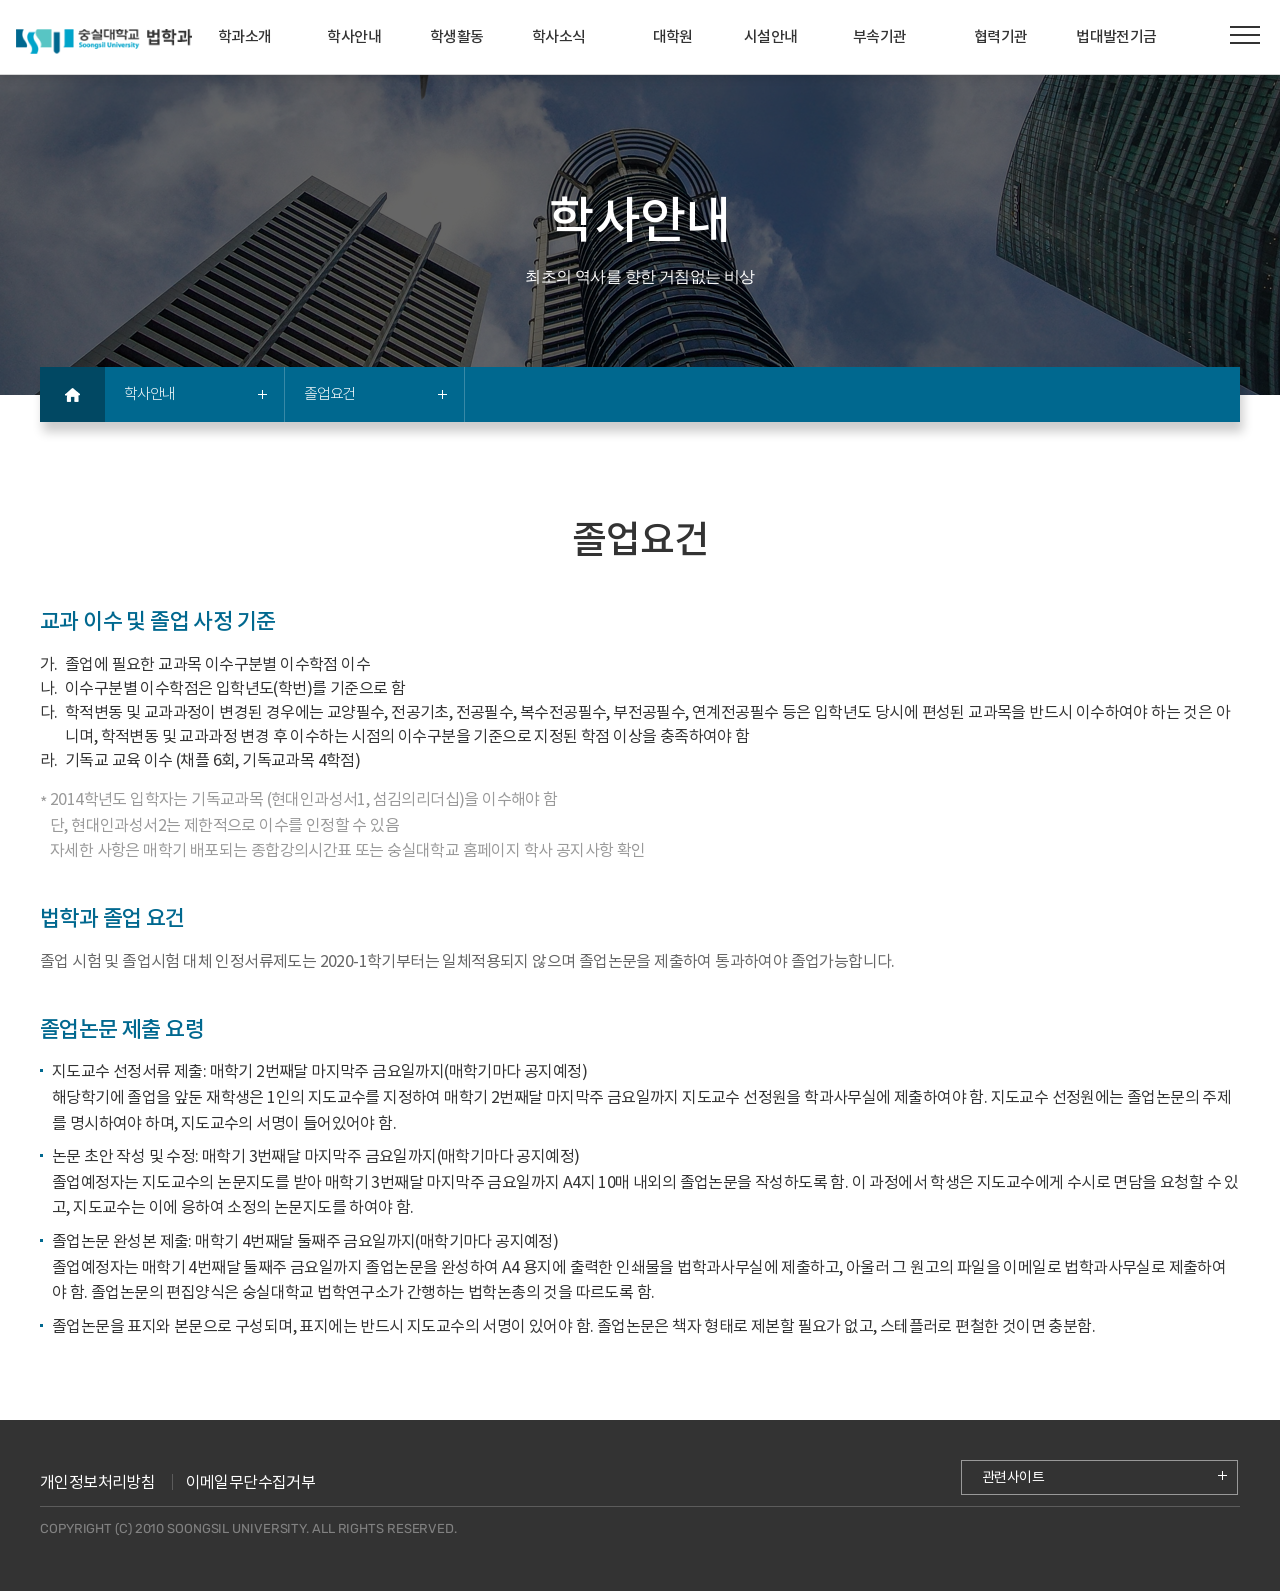
<file: sub2_graduation_requirement.html>
<!DOCTYPE html>
<html lang="ko">

	<head>
		<meta charset="UTF-8">
		<meta name="viewport" content="width=device-width, initial-scale=1.0, minimum-scale=1.0, maximum-scale=1.0"
			user-scalable="no">
		<meta http-equiv="X-UA-compatible" content="IE=10,chrome=1">
		<meta name="Author" content="숭실대학교 법학과" />
		<meta name="Keywords" content="숭실대학교 법학과" />
		<meta name="Description" content="숭실대학교 법학과 " />
		<!--style-->
		<link rel="stylesheet" href="commons/css/swiper.css" />
		<link rel="stylesheet" href="commons/css/ico_style.css" />
		<link rel="stylesheet" href="commons/css/style.css" />
		<title>숭실대학교 법학과</title>
	</head>

	<body class="layout_main">
		<div class="skiptoContent">
			<a href="#lnb">메뉴바로가기</a>
			<a href="#main_content">메인콘텐츠 바로가기</a>
			<a href="#footer_copy">하단 카피라이트 바로가기</a>
		</div>

		<div class="header">

			<h1 class="logo">
				<a href="index.html"><span class="blind">숭실대학교 법학과</span></a>
			</h1>
			<!--main menu-->

			<div id="lnb">
				<ul class="nav-menu">
					<li class="nav-item"><a href="#">학과소개</a>
						<div class="sub-nav">
							<ul class="sub-nav-group">
								<li><a href="#">법학과 소개</a></li>
								<li><a href="#">교육목표</a></li>
								<li><a href="#">학과장인사말</a></li>
								<li><a href="#">교수진</a>
									<div class="sub-nav-3depth">
										<ul>
											<li><a href="#">전임교수 </a></li>
											<li><a href="#">명예교수</a></li>
											<li><a href="#">겸임교수</a></li>
										</ul>
									</div>
								</li>
							</ul>
						</div>
					</li>
					<li class="nav-item"><a href="#">학사안내</a>
						<div class="sub-nav">
							<ul class="sub-nav-group">
								<li><a href="#">교과안내</a></li>
								<li><a href="#">졸업요건</a></li>
								<li><a href="#">장학안내</a></li>
								<li><a href="#">비교과활동 </a></li>
								<li><a href="#">교수진</a>
									<div class="sub-nav-3depth">
										<ul>
											<li><a href="#">로우링</a></li>
											<li><a href="#">소개</a></li>
											<li><a href="#">주요활동 </a></li>
										</ul>
									</div>
								</li>
							</ul>
						</div>
					</li>
					<li class="nav-item"><a href="#">학생활동</a>
						<div class="sub-nav">
							<ul class="sub-nav-group">
								<li><a href="#">학생회</a>
									<div class="sub-nav-3depth">
										<ul>
											<li><a href="#">소개</a></li>
											<li><a href="#">주요활동</a></li>
											<li><a href="#">역대학생회장 </a></li>
										</ul>
									</div>
								</li>
								<li><a href="#">학회</a></li>
								<li><a href="#">소모임</a></li>
								<li><a href="#">언론사 </a></li>
								<li><a href="#">자치행사</a>
									<div class="sub-nav-3depth">
										<ul>
											<li><a href="#">축제</a></li>
											<li><a href="#">학술제</a></li>
											<li><a href="#">체육대회</a></li>
											<li><a href="#">연합MT</a></li>
										</ul>
									</div>
								</li>
							</ul>
						</div>
					</li>
					<li class="nav-item"><a href="#">학사소식</a>
						<div class="sub-nav">
							<ul class="sub-nav-group">
								<li><a href="#">학사행정</a></li>
								<li><a href="#">모집채용</a></li>
								<li><a href="#">event＆News</a></li>
							</ul>
						</div>
					</li>
					<li class="nav-item"><a href="#">대학원</a>
						<div class="sub-nav">
							<ul class="sub-nav-group">
								<li><a href="#">대학원소개</a></li>
								<li><a href="#">대학원공지</a></li>
							</ul>
						</div>
					</li>
					<li class="nav-item"><a href="#">시설안내</a>
						<div class="sub-nav">
							<ul class="sub-nav-group">
								<li><a href="#">법학열람실</a>
									<div class="sub-nav-3depth">
										<ul>
											<li><a href="#">개요</a></li>
											<li><a href="#">현황</a></li>
											<li><a href="#">이용안내</a></li>
										</ul>
									</div>
								</li>
								<li><a href="#">법학세미나실</a>
									<div class="sub-nav-3depth">
										<ul>
											<li><a href="#">개요</a></li>
											<li><a href="#">현황</a></li>
											<li><a href="#">이용안내</a></li>
										</ul>
									</div>
								</li>
							</ul>
						</div>
					</li>
					<li class="nav-item"><a href="#">부속기관</a>
						<div class="sub-nav">
							<ul class="sub-nav-group">
								<li><a href="#">법학연구소</a>
									<div class="sub-nav-3depth">
										<ul>
											<li><a href="#">소개</a></li>
											<li><a href="#">주요활동</a></li>
										</ul>
									</div>
								</li>

								<li><a href="#">연구소공지 </a></li>
								<li><a href="#">숭현관</a>
									<div class="sub-nav-3depth">
										<ul>
											<li><a href="#">소개</a></li>
											<li><a href="#">역대 사시합격자</a></li>
										</ul>
									</div>
								</li>

								<li><a href="#">법대동문회</a>
									<div class="sub-nav-3depth">
										<ul>
											<li><a href="#">동문회장인사말</a></li>
											<li><a href="#">주요활동 </a></li>
										</ul>
									</div>
								</li>

							</ul>
						</div>
					</li>
					<li class="nav-item"><a href="#">협력기관</a>
						<div class="sub-nav">
							<ul class="sub-nav-group">
								<li><a href="#">로펌</a></li>
								<li><a href="#">기업</a></li>
								<li><a href="#">공공기관</a></li>
								<li><a href="#">기타법인 </a></li>
							</ul>
						</div>
					</li>
					<li class="nav-item"><a href="#">법대발전기금 </a>
						<div class="sub-nav">
							<ul class="sub-nav-group">
								<li><a href="#">발전기금소개</a></li>
								<li><a href="#">기부방법</a></li>
								<li><a href="#">기부자예우 </a></li>
							</ul>
						</div>
					</li>
				</ul>
			</div>
			<!--//main menu-->

			<a href="#" class="btn-menu">
				<span></span>
				<span></span>
				<span></span>
			</a>

		</div>



		<!--mobile menu -->
		<div class="m-nav">
			<div class="m-nav-container">
				<ul class="m-nav-menu">
					<li class="m-nav-item on"><a href="#">학과소개</a>
						<ul class="m-sub-nav">
							<li><a href="#">법학과 소개</a></li>
							<li><a href="#">교육목표</a></li>
							<li><a href="#">학과장인사말</a></li>
							<li><a href="#">교수진</a>
								<div class="sub-nav-3depth">
									<ul>
										<li><a href="#">전임교수 </a></li>
										<li><a href="#">명예교수</a></li>
										<li><a href="#">겸임교수</a></li>
									</ul>
								</div>
							</li>
						</ul>
					</li>
					<li class="m-nav-item"><a href="#">학사안내</a>
						<ul class="m-sub-nav">
							<li><a href="#">교과안내</a></li>
							<li><a href="#">졸업요건</a></li>
							<li><a href="#">장학안내</a></li>
							<li><a href="#">비교과활동 </a></li>
							<li><a href="#">교수진</a>
								<div class="sub-nav-3depth">
									<ul>
										<li><a href="#">로우링</a></li>
										<li><a href="#">소개</a></li>
										<li><a href="#">주요활동 </a></li>
									</ul>
								</div>
							</li>
						</ul>
					</li>
					<li class="m-nav-item"><a href="#">학생활동</a>
						<ul class="m-sub-nav">

							<li><a href="#">학생회</a>
								<div class="sub-nav-3depth">
									<ul>
										<li><a href="#">소개</a></li>
										<li><a href="#">주요활동</a></li>
										<li><a href="#">역대학생회장 </a></li>
									</ul>
								</div>
							</li>
							<li><a href="#">학회</a></li>
							<li><a href="#">소모임</a></li>
							<li><a href="#">언론사 </a></li>
							<li><a href="#">자치행사</a>
								<div class="sub-nav-3depth">
									<ul>
										<li><a href="#">축제</a></li>
										<li><a href="#">학술제</a></li>
										<li><a href="#">체육대회</a></li>
										<li><a href="#">연합MT</a></li>
									</ul>
								</div>
							</li>
						</ul>
					</li>
					<li class="m-nav-item"><a href="#">학사소식</a>
						<ul class="m-sub-nav">
							<li><a href="#">학사행정</a></li>
							<li><a href="#">모집채용</a></li>
							<li><a href="#">event＆News</a></li>
						</ul>
					</li>
					<li class="m-nav-item"><a href="#">대학원</a>
						<div class="m-sub-nav">
							<ul class="sub-nav-group">
								<li><a href="#">대학원소개</a></li>
								<li><a href="#">대학원공지</a></li>
							</ul>
						</div>
					</li>
					<li class="m-nav-item"><a href="#">시설안내</a>
						<ul class="m-sub-nav">
							<li><a href="#">법학열람실</a>
								<div class="sub-nav-3depth">
									<ul>
										<li><a href="#">개요</a></li>
										<li><a href="#">현황</a></li>
										<li><a href="#">이용안내</a></li>
									</ul>
								</div>
							</li>
							<li><a href="#">법학세미나실</a>
								<div class="sub-nav-3depth">
									<ul>
										<li><a href="#">개요</a></li>
										<li><a href="#">현황</a></li>
										<li><a href="#">이용안내</a></li>
									</ul>
								</div>
							</li>
						</ul>
					</li>
					<li class="m-nav-item"><a href="#">부속기관</a>
						<ul class="m-sub-nav">
							<li><a href="#">법학연구소</a>
								<div class="sub-nav-3depth">
									<ul>
										<li><a href="#">소개</a></li>
										<li><a href="#">주요활동</a></li>
									</ul>
								</div>
							</li>

							<li><a href="#">연구소공지 </a></li>
							<li><a href="#">숭현관</a>
								<div class="sub-nav-3depth">
									<ul>
										<li><a href="#">소개</a></li>
										<li><a href="#">역대 사시합격자</a></li>
									</ul>
								</div>
							</li>

							<li><a href="#">법대동문회</a>
								<div class="sub-nav-3depth">
									<ul>
										<li><a href="#">동문회장인사말</a></li>
										<li><a href="#">주요활동 </a></li>
									</ul>
								</div>
							</li>
						</ul>
					</li>
					<li class="m-nav-item"><a href="#">협력기관</a>
						<ul class="m-sub-nav">

							<li><a href="#">로펌</a></li>
							<li><a href="#">기업</a></li>
							<li><a href="#">공공기관</a></li>
							<li><a href="#">기타법인 </a></li>
						</ul>
					</li>
					<li class="m-nav-item"><a href="#">법대발전기금 </a>
						<ul class="m-sub-nav">
							<li><a href="#">발전기금소개</a></li>
							<li><a href="#">기부방법</a></li>
							<li><a href="#">기부자예우 </a></li>
						</ul>
					</li>
				</ul>

				<a href="#" class="btn-close">
					<span></span>
					<span></span>
				</a>
			</div>
		</div>
		<!--//mobile menu -->


		<div class="sub-visual sub-story">
			<div class="typo">
				<h3>학사안내</h3>
				<p class="en">최초의 역사를 향한 거침없는 비상</p>
			</div>
		</div>

		<nav class="sub-lnb ">
			<a href="index.html" class="home"><span class="blind">HOME</span></a>
			<div class="sub-depth sub-depth01">
				<h4 class="current"><span>학사안내</span></h4>
				<ul>
					<li><a href="#">학과소개</a></li>
					<li><a href="#">학사안내</a></li>
					<li><a href="#">학생활동</a></li>
					<li><a href="#">학사소식</a></li>
					<li><a href="#">대학원</a></li>
					<li><a href="#">시설안내</a></li>
					<li><a href="#">부속기관</a></li>
					<li><a href="#">협력기관</a></li>
					<li><a href="#">법대발전기금</a></li>

				</ul>
			</div>
			<div class="sub-depth sub-depth02">
				<h4 class="current"><span>졸업요건</span></h4>
				<ul>
					<li><a href="#">교과안내</a></li>
					<li><a href="#">졸업요건</a></li>
					<li><a href="#">장학안내</a></li>
					<li><a href="#">비교과활동 </a></li>
					<li><a href="#">교수진 </a></li>
				</ul>
			</div>
		</nav>



		<section class="sub-contents">
			<h3 class="doc-title">졸업요건</h3>

			<div class="graduation-requirement content-width">

				<p class="title01 mt-0">교과 이수 및 졸업 사정 기준</p>

				<ul class="list-han">
					<li><span>가.</span> 졸업에 필요한 교과목 이수구분별 이수학점 이수</li>
					<li><span>나.</span> 이수구분별 이수학점은 입학년도(학번)를 기준으로 함</li>
					<li><span>다.</span> 학적변동 및 교과과정이 변경된 경우에는 교양필수, 전공기초, 전공필수, 복수전공필수, 부전공필수, 연계전공필수 등은 입학년도 당시에 편성된 교과목을 반드시 이수하여야
						하는 것은 아니며, 학적변동 및 교과과정 변경 후 이수하는 시점의 이수구분을 기준으로 지정된 학점 이상을 충족하여야 함</li>
					<li><span>라.</span> 기독교 교육 이수 (채플 6회, 기독교과목 4학점)</li>
				</ul>

				<p class="star">
					2014학년도 입학자는 기독교과목 (현대인과성서1, 섬김의리더십)을 이수해야 함 <br>
					단, 현대인과성서2는 제한적으로 이수를 인정할 수 있음 <br>
					자세한 사항은 매학기 배포되는 종합강의시간표 또는 숭실대학교 홈페이지 학사 공지사항 확인
				</p>

				<p class="title01">법학과 졸업 요건</p>
				<p class="txt">졸업 시험 및 졸업시험 대체 인정서류제도는 2020-1학기부터는 일체적용되지 않으며 졸업논문을 제출하여 통과하여야 졸업가능합니다.</p>

				<p class="title01">졸업논문 제출 요령</p>
				<ul class="list-dot">
					<li>지도교수 선정서류 제출: 매학기 2번째달 마지막주 금요일까지(매학기마다 공지예정) <br>
						해당학기에 졸업을 앞둔 재학생은 1인의 지도교수를 지정하여 매학기 2번째달 마지막주 금요일까지 지도교수 선정원을 학과사무실에 제출하여야 함. 지도교수 선정원에는 졸업논문의
						주제를 명시하여야 하며, 지도교수의 서명이 들어있어야 함.</li>
					<li>논문 초안 작성 및 수정: 매학기 3번째달 마지막주 금요일까지(매학기마다 공지예정) <br>
						졸업예정자는 지도교수의 논문지도를 받아 매학기 3번째달 마지막주 금요일까지 A4지 10매 내외의 졸업논문을 작성하도록 함. 이 과정에서 학생은 지도교수에게 수시로 면담을
						요청할 수 있고, 지도교수는 이에 응하여 소정의 논문지도를 하여야 함.</li>
					<li>졸업논문 완성본 제출: 매학기 4번째달 둘째주 금요일까지(매학기마다 공지예정) <br>
						졸업예정자는 매학기 4번째달 둘째주 금요일까지 졸업논문을 완성하여 A4 용지에 출력한 인쇄물을 법학과사무실에 제출하고, 아울러 그 원고의 파일을 이메일로 법학과사무실로
						제출하여야 함. 졸업논문의 편집양식은 숭실대학교 법학연구소가 간행하는 법학논총의 것을 따르도록 함. </li>
					<li>졸업논문을 표지와 본문으로 구성되며, 표지에는 반드시 지도교수의 서명이 있어야 함. 졸업논문은 책자 형태로 제본할 필요가 없고, 스테플러로 편철한 것이면 충분함.</li>
				</ul>
			</div>


		</section>

		<footer class="footer">
			<div class="footer-container">
				<div class="policy-rel">
					<p class="policy">
						<a href="#">개인정보처리방침</a>
						<a href="#">이메일무단수집거부</a>
					</p>

					<div class="rel-sites">
						<strong class="tit">관련사이트</strong>
						<div class="site-list">
							<ul>
								<li><a href="#">숭실대학교</a></li>
								<li><a href="#">site</a></li>
								<li><a href="#">site</a></li>
								<li><a href="#">site</a></li>
							</ul>
						</div>
					</div>
				</div>

				<p class="copyrights">Copyright (c) 2010 Soongsil University. All Rights Reserved.</p>
			</div>
		</footer>

		<!--js-->
		<script type="text/javascript" src="commons/js/jquery-1.11.2.min.js"></script>
		<script type="text/javascript" src="commons/js/jquery-migrate-1.2.1.js"></script>
		<script type="text/javascript" src="commons/js/swiper.min.js"></script>
		<script type="text/javascript" src="commons/js/site.js"></script>
	</body>

</html>
</file>
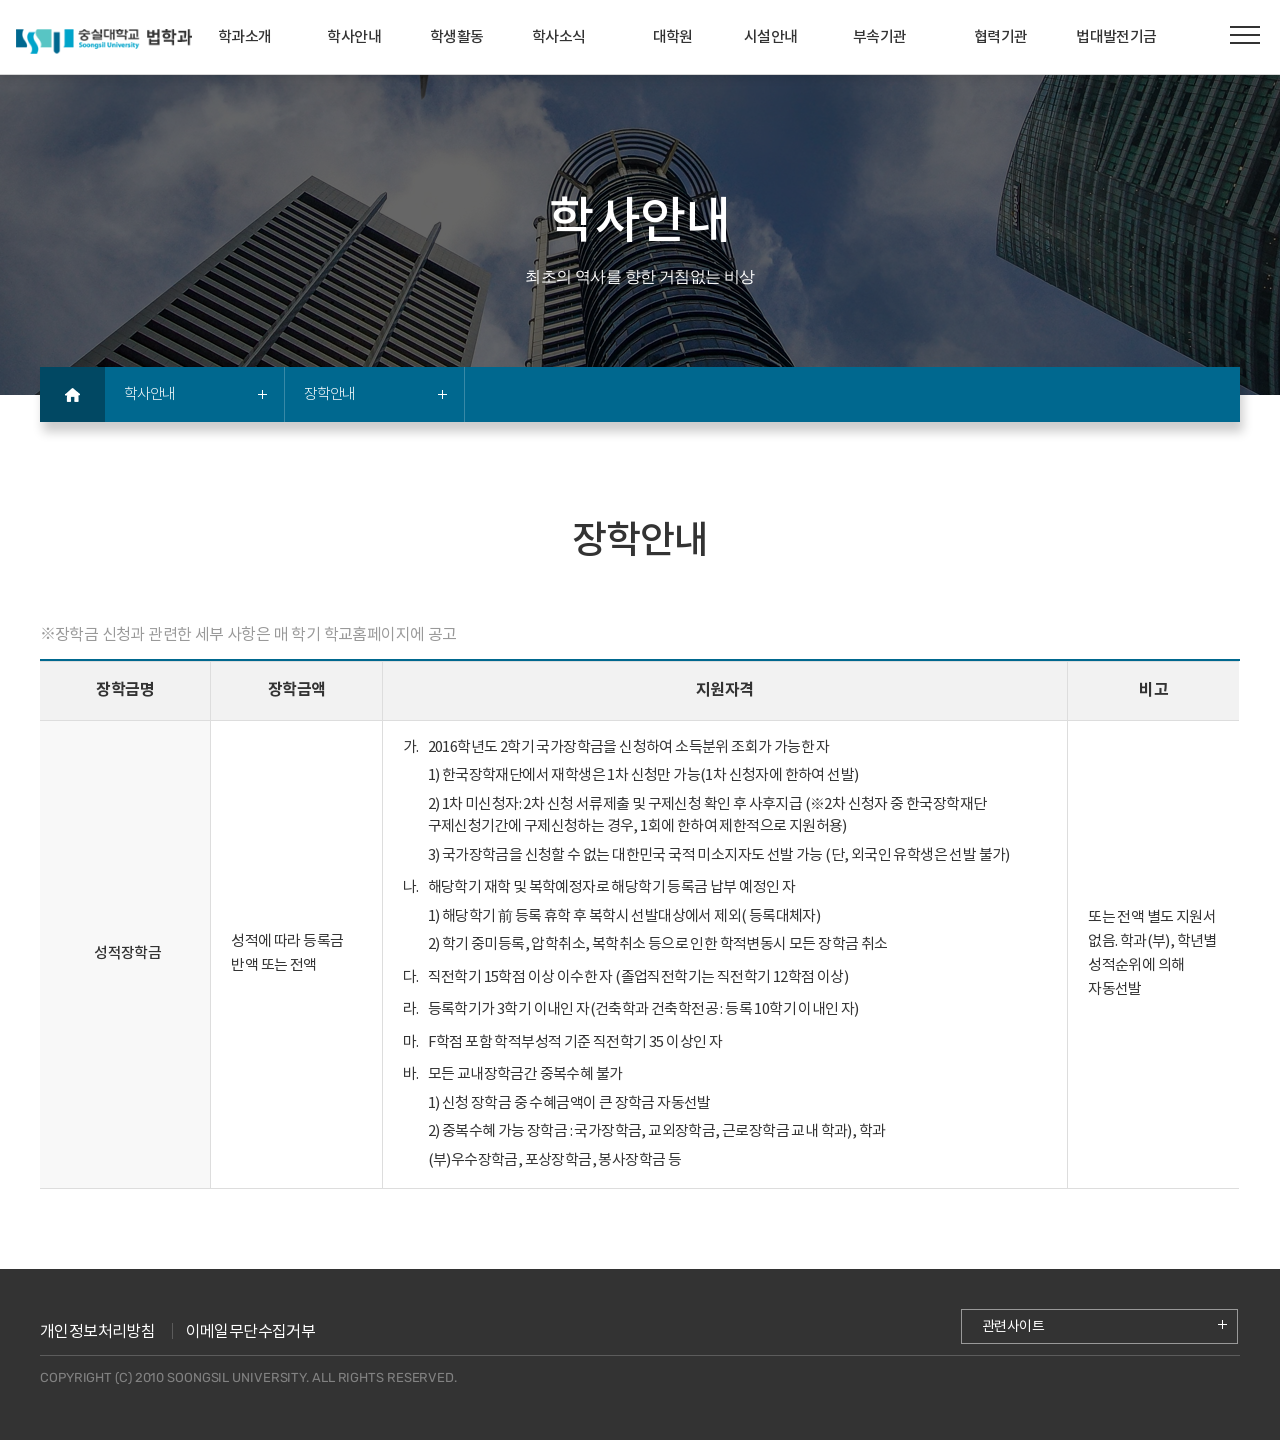
<file: sub2_scholarship_info.html>
<!DOCTYPE html>
<html lang="ko">

	<head>
		<meta charset="UTF-8">
		<meta name="viewport" content="width=device-width, initial-scale=1.0, minimum-scale=1.0, maximum-scale=1.0"
			user-scalable="no">
		<meta http-equiv="X-UA-compatible" content="IE=10,chrome=1">
		<meta name="Author" content="숭실대학교 법학과" />
		<meta name="Keywords" content="숭실대학교 법학과" />
		<meta name="Description" content="숭실대학교 법학과 " />
		<!--style-->
		<link rel="stylesheet" href="commons/css/swiper.css" />
		<link rel="stylesheet" href="commons/css/ico_style.css" />
		<link rel="stylesheet" href="commons/css/style.css" />
		<title>숭실대학교 법학과</title>
	</head>

	<body class="layout_main">
		<div class="skiptoContent">
			<a href="#lnb">메뉴바로가기</a>
			<a href="#main_content">메인콘텐츠 바로가기</a>
			<a href="#footer_copy">하단 카피라이트 바로가기</a>
		</div>

		<div class="header">

			<h1 class="logo">
				<a href="index.html"><span class="blind">숭실대학교 법학과</span></a>
			</h1>
			<!--main menu-->

			<div id="lnb">
				<ul class="nav-menu">
					<li class="nav-item"><a href="#">학과소개</a>
						<div class="sub-nav">
							<ul class="sub-nav-group">
								<li><a href="#">법학과 소개</a></li>
								<li><a href="#">교육목표</a></li>
								<li><a href="#">학과장인사말</a></li>
								<li><a href="#">교수진</a>
									<div class="sub-nav-3depth">
										<ul>
											<li><a href="#">전임교수 </a></li>
											<li><a href="#">명예교수</a></li>
											<li><a href="#">겸임교수</a></li>
										</ul>
									</div>
								</li>
							</ul>
						</div>
					</li>
					<li class="nav-item"><a href="#">학사안내</a>
						<div class="sub-nav">
							<ul class="sub-nav-group">
								<li><a href="#">교과안내</a></li>
								<li><a href="#">졸업요건</a></li>
								<li><a href="#">장학안내</a></li>
								<li><a href="#">비교과활동 </a></li>
								<li><a href="#">교수진</a>
									<div class="sub-nav-3depth">
										<ul>
											<li><a href="#">로우링</a></li>
											<li><a href="#">소개</a></li>
											<li><a href="#">주요활동 </a></li>
										</ul>
									</div>
								</li>
							</ul>
						</div>
					</li>
					<li class="nav-item"><a href="#">학생활동</a>
						<div class="sub-nav">
							<ul class="sub-nav-group">
								<li><a href="#">학생회</a>
									<div class="sub-nav-3depth">
										<ul>
											<li><a href="#">소개</a></li>
											<li><a href="#">주요활동</a></li>
											<li><a href="#">역대학생회장 </a></li>
										</ul>
									</div>
								</li>
								<li><a href="#">학회</a></li>
								<li><a href="#">소모임</a></li>
								<li><a href="#">언론사 </a></li>
								<li><a href="#">자치행사</a>
									<div class="sub-nav-3depth">
										<ul>
											<li><a href="#">축제</a></li>
											<li><a href="#">학술제</a></li>
											<li><a href="#">체육대회</a></li>
											<li><a href="#">연합MT</a></li>
										</ul>
									</div>
								</li>
							</ul>
						</div>
					</li>
					<li class="nav-item"><a href="#">학사소식</a>
						<div class="sub-nav">
							<ul class="sub-nav-group">
								<li><a href="#">학사행정</a></li>
								<li><a href="#">모집채용</a></li>
								<li><a href="#">event＆News</a></li>
							</ul>
						</div>
					</li>
					<li class="nav-item"><a href="#">대학원</a>
						<div class="sub-nav">
							<ul class="sub-nav-group">
								<li><a href="#">대학원소개</a></li>
								<li><a href="#">대학원공지</a></li>
							</ul>
						</div>
					</li>
					<li class="nav-item"><a href="#">시설안내</a>
						<div class="sub-nav">
							<ul class="sub-nav-group">
								<li><a href="#">법학열람실</a>
									<div class="sub-nav-3depth">
										<ul>
											<li><a href="#">개요</a></li>
											<li><a href="#">현황</a></li>
											<li><a href="#">이용안내</a></li>
										</ul>
									</div>
								</li>
								<li><a href="#">법학세미나실</a>
									<div class="sub-nav-3depth">
										<ul>
											<li><a href="#">개요</a></li>
											<li><a href="#">현황</a></li>
											<li><a href="#">이용안내</a></li>
										</ul>
									</div>
								</li>
							</ul>
						</div>
					</li>
					<li class="nav-item"><a href="#">부속기관</a>
						<div class="sub-nav">
							<ul class="sub-nav-group">
								<li><a href="#">법학연구소</a>
									<div class="sub-nav-3depth">
										<ul>
											<li><a href="#">소개</a></li>
											<li><a href="#">주요활동</a></li>
										</ul>
									</div>
								</li>

								<li><a href="#">연구소공지 </a></li>
								<li><a href="#">숭현관</a>
									<div class="sub-nav-3depth">
										<ul>
											<li><a href="#">소개</a></li>
											<li><a href="#">역대 사시합격자</a></li>
										</ul>
									</div>
								</li>

								<li><a href="#">법대동문회</a>
									<div class="sub-nav-3depth">
										<ul>
											<li><a href="#">동문회장인사말</a></li>
											<li><a href="#">주요활동 </a></li>
										</ul>
									</div>
								</li>

							</ul>
						</div>
					</li>
					<li class="nav-item"><a href="#">협력기관</a>
						<div class="sub-nav">
							<ul class="sub-nav-group">
								<li><a href="#">로펌</a></li>
								<li><a href="#">기업</a></li>
								<li><a href="#">공공기관</a></li>
								<li><a href="#">기타법인 </a></li>
							</ul>
						</div>
					</li>
					<li class="nav-item"><a href="#">법대발전기금 </a>
						<div class="sub-nav">
							<ul class="sub-nav-group">
								<li><a href="#">발전기금소개</a></li>
								<li><a href="#">기부방법</a></li>
								<li><a href="#">기부자예우 </a></li>
							</ul>
						</div>
					</li>
				</ul>
			</div>
			<!--//main menu-->

			<a href="#" class="btn-menu">
				<span></span>
				<span></span>
				<span></span>
			</a>

		</div>



		<!--mobile menu -->
		<div class="m-nav">
			<div class="m-nav-container">
				<ul class="m-nav-menu">
					<li class="m-nav-item on"><a href="#">학과소개</a>
						<ul class="m-sub-nav">
							<li><a href="#">법학과 소개</a></li>
							<li><a href="#">교육목표</a></li>
							<li><a href="#">학과장인사말</a></li>
							<li><a href="#">교수진</a>
								<div class="sub-nav-3depth">
									<ul>
										<li><a href="#">전임교수 </a></li>
										<li><a href="#">명예교수</a></li>
										<li><a href="#">겸임교수</a></li>
									</ul>
								</div>
							</li>
						</ul>
					</li>
					<li class="m-nav-item"><a href="#">학사안내</a>
						<ul class="m-sub-nav">
							<li><a href="#">교과안내</a></li>
							<li><a href="#">졸업요건</a></li>
							<li><a href="#">장학안내</a></li>
							<li><a href="#">비교과활동 </a></li>
							<li><a href="#">교수진</a>
								<div class="sub-nav-3depth">
									<ul>
										<li><a href="#">로우링</a></li>
										<li><a href="#">소개</a></li>
										<li><a href="#">주요활동 </a></li>
									</ul>
								</div>
							</li>
						</ul>
					</li>
					<li class="m-nav-item"><a href="#">학생활동</a>
						<ul class="m-sub-nav">

							<li><a href="#">학생회</a>
								<div class="sub-nav-3depth">
									<ul>
										<li><a href="#">소개</a></li>
										<li><a href="#">주요활동</a></li>
										<li><a href="#">역대학생회장 </a></li>
									</ul>
								</div>
							</li>
							<li><a href="#">학회</a></li>
							<li><a href="#">소모임</a></li>
							<li><a href="#">언론사 </a></li>
							<li><a href="#">자치행사</a>
								<div class="sub-nav-3depth">
									<ul>
										<li><a href="#">축제</a></li>
										<li><a href="#">학술제</a></li>
										<li><a href="#">체육대회</a></li>
										<li><a href="#">연합MT</a></li>
									</ul>
								</div>
							</li>
						</ul>
					</li>
					<li class="m-nav-item"><a href="#">학사소식</a>
						<ul class="m-sub-nav">
							<li><a href="#">학사행정</a></li>
							<li><a href="#">모집채용</a></li>
							<li><a href="#">event＆News</a></li>
						</ul>
					</li>
					<li class="m-nav-item"><a href="#">대학원</a>
						<div class="m-sub-nav">
							<ul class="sub-nav-group">
								<li><a href="#">대학원소개</a></li>
								<li><a href="#">대학원공지</a></li>
							</ul>
						</div>
					</li>
					<li class="m-nav-item"><a href="#">시설안내</a>
						<ul class="m-sub-nav">
							<li><a href="#">법학열람실</a>
								<div class="sub-nav-3depth">
									<ul>
										<li><a href="#">개요</a></li>
										<li><a href="#">현황</a></li>
										<li><a href="#">이용안내</a></li>
									</ul>
								</div>
							</li>
							<li><a href="#">법학세미나실</a>
								<div class="sub-nav-3depth">
									<ul>
										<li><a href="#">개요</a></li>
										<li><a href="#">현황</a></li>
										<li><a href="#">이용안내</a></li>
									</ul>
								</div>
							</li>
						</ul>
					</li>
					<li class="m-nav-item"><a href="#">부속기관</a>
						<ul class="m-sub-nav">
							<li><a href="#">법학연구소</a>
								<div class="sub-nav-3depth">
									<ul>
										<li><a href="#">소개</a></li>
										<li><a href="#">주요활동</a></li>
									</ul>
								</div>
							</li>

							<li><a href="#">연구소공지 </a></li>
							<li><a href="#">숭현관</a>
								<div class="sub-nav-3depth">
									<ul>
										<li><a href="#">소개</a></li>
										<li><a href="#">역대 사시합격자</a></li>
									</ul>
								</div>
							</li>

							<li><a href="#">법대동문회</a>
								<div class="sub-nav-3depth">
									<ul>
										<li><a href="#">동문회장인사말</a></li>
										<li><a href="#">주요활동 </a></li>
									</ul>
								</div>
							</li>
						</ul>
					</li>
					<li class="m-nav-item"><a href="#">협력기관</a>
						<ul class="m-sub-nav">

							<li><a href="#">로펌</a></li>
							<li><a href="#">기업</a></li>
							<li><a href="#">공공기관</a></li>
							<li><a href="#">기타법인 </a></li>
						</ul>
					</li>
					<li class="m-nav-item"><a href="#">법대발전기금 </a>
						<ul class="m-sub-nav">
							<li><a href="#">발전기금소개</a></li>
							<li><a href="#">기부방법</a></li>
							<li><a href="#">기부자예우 </a></li>
						</ul>
					</li>
				</ul>

				<a href="#" class="btn-close">
					<span></span>
					<span></span>
				</a>
			</div>
		</div>
		<!--//mobile menu -->


		<div class="sub-visual sub-story">
			<div class="typo">
				<h3>학사안내</h3>
				<p class="en">최초의 역사를 향한 거침없는 비상</p>
			</div>
		</div>

		<nav class="sub-lnb ">
			<a href="index.html" class="home"><span class="blind">HOME</span></a>
			<div class="sub-depth sub-depth01">
				<h4 class="current"><span>학사안내</span></h4>
				<ul>
					<li><a href="#">학과소개</a></li>
					<li><a href="#">학사안내</a></li>
					<li><a href="#">학생활동</a></li>
					<li><a href="#">학사소식</a></li>
					<li><a href="#">대학원</a></li>
					<li><a href="#">시설안내</a></li>
					<li><a href="#">부속기관</a></li>
					<li><a href="#">협력기관</a></li>
					<li><a href="#">법대발전기금</a></li>

				</ul>
			</div>
			<div class="sub-depth sub-depth02">
				<h4 class="current"><span>장학안내</span></h4>
				<ul>
					<li><a href="#">교과안내</a></li>
					<li><a href="#">졸업요건</a></li>
					<li><a href="#">장학안내</a></li>
					<li><a href="#">비교과활동 </a></li>
					<li><a href="#">교수진 </a></li>
				</ul>
			</div>
		</nav>



		<section class="sub-contents">
			<h3 class="doc-title">장학안내</h3>

			<div class="scholarship content-width">
				<p class="ref">장학금 신청과 관련한 세부 사항은 매 학기 학교홈페이지에 공고</p>
				<div class="tb-type01 tb-mlayout">
					<table>
						<colgroup>
							<col width="15%">
							<col width="15%">
							<col width="60%">
							<col width="15%">
						</colgroup>
						<thead>
							<tr>
								<th>장학금명</th>
								<th>장학금액</th>
								<th>지원자격</th>
								<th>비고</th>
							</tr>
						</thead>
						<tbody>
							<tr>
								<th>
									<strong class="m-label">장학금명</strong>성적장학금</th>
								<td><strong class="m-label">장학금액</strong>성적에 따라 등록금 반액 또는 전액</td>
								<td>
									<strong class="m-label">지원자격</strong>

									<ul class="list-han">
										<li><span>가.</span> 2016학년도 2학기 국가장학금을 신청하여 소득분위 조회가 가능한 자
											<ul class="list">
												<li>1) 한국장학재단에서 재학생은 1차 신청만 가능(1차 신청자에 한하여 선발)</li>
												<li>2) 1차 미신청자: 2차 신청 서류제출 및 구제신청 확인 후 사후지급 (※2차 신청자 중 한국장학재단 구제신청기간에 구제신청하는 경우, 1회에 한하여 제한적으로 지원허용)</li>
												<li>3) 국가장학금을 신청할 수 없는 대한민국 국적 미소지자도 선발 가능 (단, 외국인 유학생은 선발 불가)</li>
											</ul>
										</li>
										<li class="mt-10"><span>나.</span> 해당학기 재학 및 복학예정자로 해당학기 등록금 납부 예정인 자
											<ul class="list">
												<li>1) 해당학기 前 등록 휴학 후 복학시 선발대상에서 제외( 등록대체자)</li>
												<li>2) 학기 중미등록, 압학취소, 복학취소 등으로 인한 학적변동시 모든 장학금 취소</li>
											</ul>
										</li>										
										<li class="mt-10"><span>다.</span> 직전학기 15학점 이상 이수한 자 (졸업직전학기는 직전학기 12학점 이상)</li>
										<li class="mt-10"><span>라.</span> 등록학기가 3학기 이내인 자(건축학과 건축학전공 : 등록 10학기 이내인 자)</li>
										<li class="mt-10"><span>마.</span> F학점 포함 학적부성적 기준 직전학기 35 이상인 자</li>
										<li class="mt-10"><span>바.</span> 모든 교내장학금간 중복수혜 불가
											<ul class="list">
												<li>1) 신청 장학금 중 수혜금액이 큰 장학금 자동선발</li>
												<li>2) 중복수혜 가능 장학금 : 국가장학금, 교외장학금, 근로장학금 교내 학과), 학과</li>
												<li>(부)우수장학금, 포상장학금, 봉사장학금 등</li>
											</ul>
										</li>
									</ul>

								</td>
								<td>또는 전액 별도 지원서 없음. 학과(부), 학년별 성적순위에 의해 자동선발</td>
							</tr>
						</tbody>
					</table>
				</div>
			</div>


		</section>

		<footer class="footer">
			<div class="footer-container">
				<div class="policy-rel">
					<p class="policy">
						<a href="#">개인정보처리방침</a>
						<a href="#">이메일무단수집거부</a>
					</p>

					<div class="rel-sites">
						<strong class="tit">관련사이트</strong>
						<div class="site-list">
							<ul>
								<li><a href="#">숭실대학교</a></li>
								<li><a href="#">site</a></li>
								<li><a href="#">site</a></li>
								<li><a href="#">site</a></li>
							</ul>
						</div>
					</div>
				</div>

				<p class="copyrights">Copyright (c) 2010 Soongsil University. All Rights Reserved.</p>
			</div>
		</footer>

		<!--js-->
		<script type="text/javascript" src="commons/js/jquery-1.11.2.min.js"></script>
		<script type="text/javascript" src="commons/js/jquery-migrate-1.2.1.js"></script>
		<script type="text/javascript" src="commons/js/swiper.min.js"></script>
		<script type="text/javascript" src="commons/js/site.js"></script>
	</body>

</html>
</file>
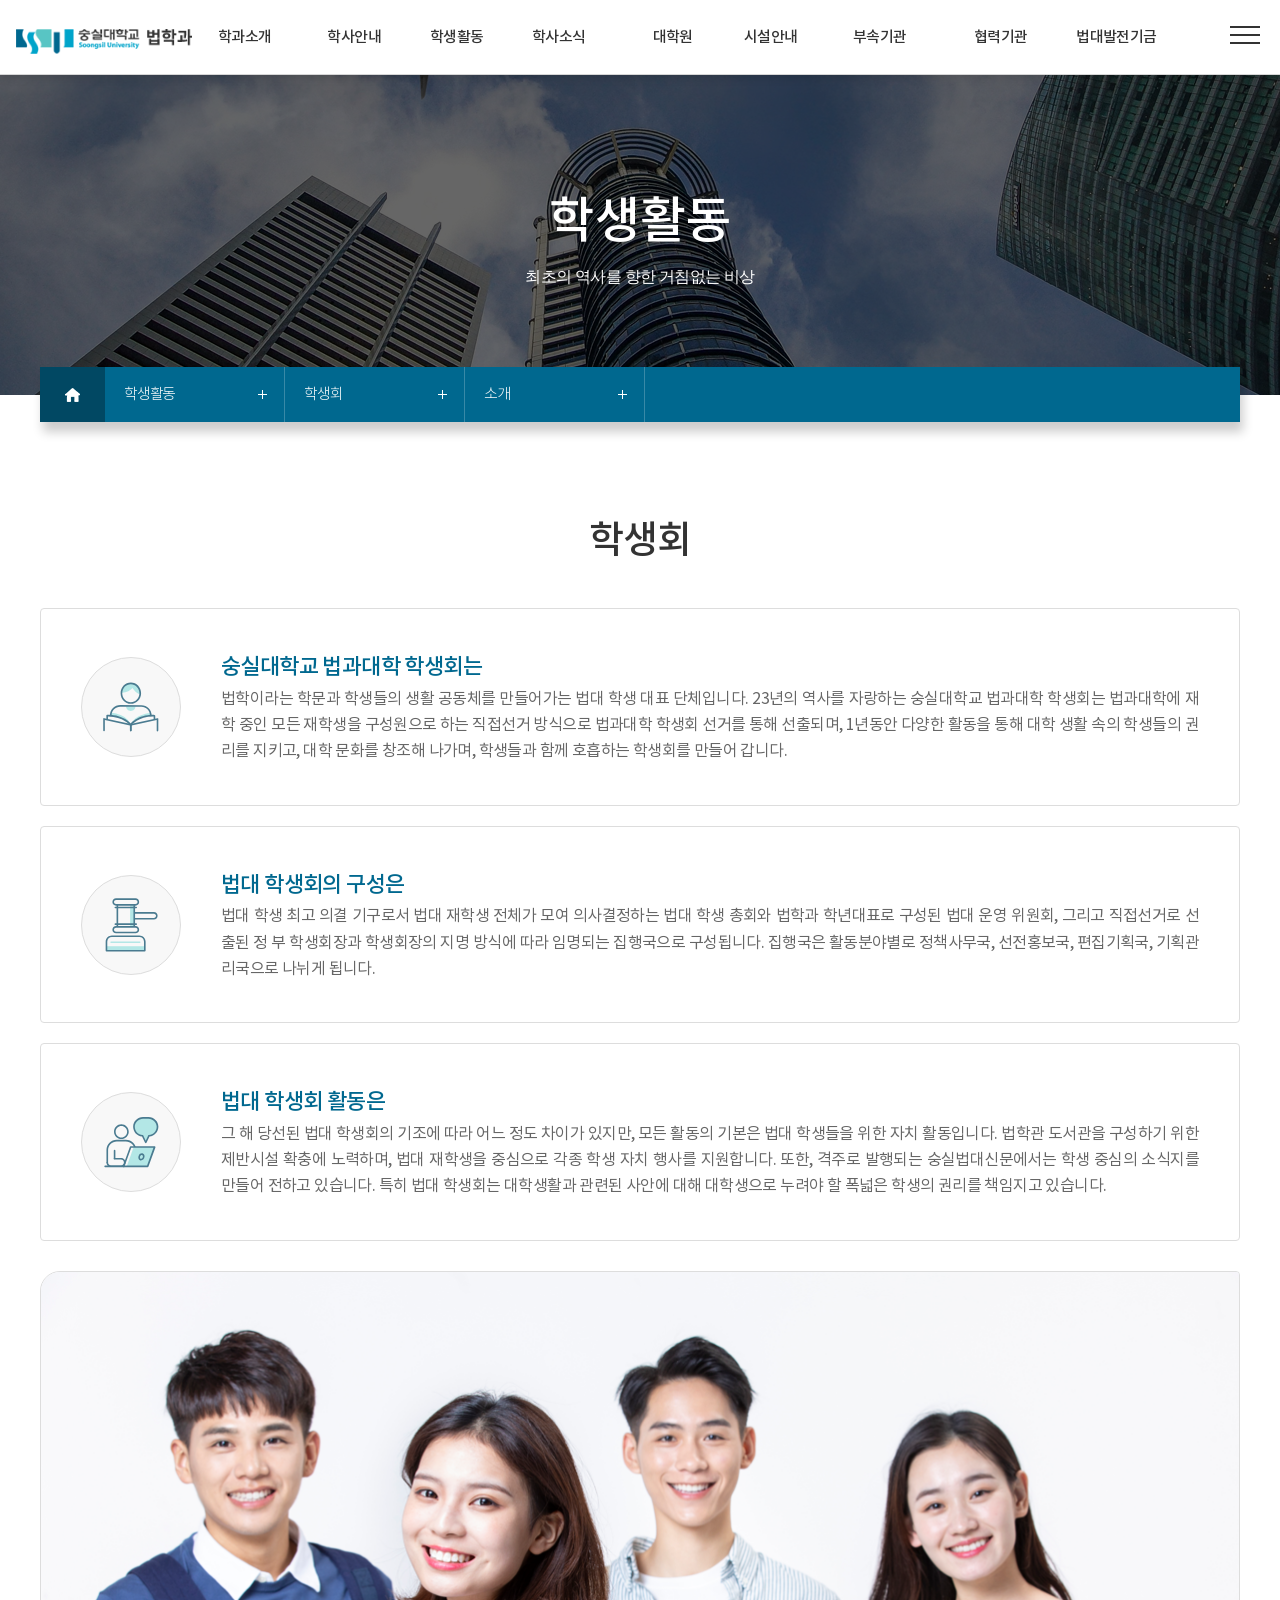
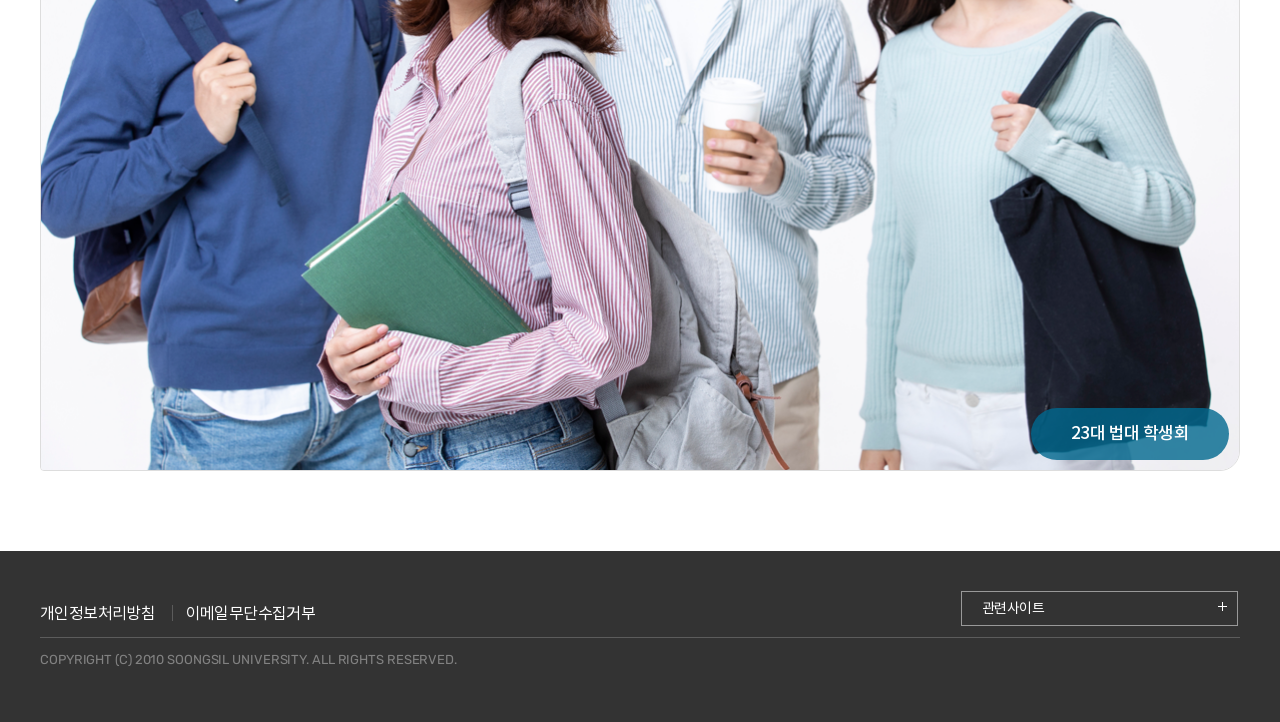
<file: sub3_union.html>
<!DOCTYPE html>
<html lang="ko">

	<head>
		<meta charset="UTF-8">
		<meta name="viewport" content="width=device-width, initial-scale=1.0, minimum-scale=1.0, maximum-scale=1.0"
			user-scalable="no">
		<meta http-equiv="X-UA-compatible" content="IE=10,chrome=1">
		<meta name="Author" content="숭실대학교 법학과" />
		<meta name="Keywords" content="숭실대학교 법학과" />
		<meta name="Description" content="숭실대학교 법학과 " />
		<!--style-->
		<link rel="stylesheet" href="commons/css/swiper.css" />
		<link rel="stylesheet" href="commons/css/ico_style.css" />
		<link rel="stylesheet" href="commons/css/style.css" />
		<title>숭실대학교 법학과</title>
	</head>

	<body class="layout_main">
		<div class="skiptoContent">
			<a href="#lnb">메뉴바로가기</a>
			<a href="#main_content">메인콘텐츠 바로가기</a>
			<a href="#footer_copy">하단 카피라이트 바로가기</a>
		</div>

		<div class="header">

			<h1 class="logo">
				<a href="index.html"><span class="blind">숭실대학교 법학과</span></a>
			</h1>
			<!--main menu-->

			<div id="lnb">
				<ul class="nav-menu">
					<li class="nav-item"><a href="#">학과소개</a>
						<div class="sub-nav">
							<ul class="sub-nav-group">
								<li><a href="#">법학과 소개</a></li>
								<li><a href="#">교육목표</a></li>
								<li><a href="#">학과장인사말</a></li>
								<li><a href="#">교수진</a>
									<div class="sub-nav-3depth">
										<ul>
											<li><a href="#">전임교수 </a></li>
											<li><a href="#">명예교수</a></li>
											<li><a href="#">겸임교수</a></li>
										</ul>
									</div>
								</li>
							</ul>
						</div>
					</li>
					<li class="nav-item"><a href="#">학사안내</a>
						<div class="sub-nav">
							<ul class="sub-nav-group">
								<li><a href="#">교과안내</a></li>
								<li><a href="#">졸업요건</a></li>
								<li><a href="#">장학안내</a></li>
								<li><a href="#">비교과활동 </a></li>
								<li><a href="#">교수진</a>
									<div class="sub-nav-3depth">
										<ul>
											<li><a href="#">로우링</a></li>
											<li><a href="#">소개</a></li>
											<li><a href="#">주요활동 </a></li>
										</ul>
									</div>
								</li>
							</ul>
						</div>
					</li>
					<li class="nav-item"><a href="#">학생활동</a>
						<div class="sub-nav">
							<ul class="sub-nav-group">
								<li><a href="#">학생회</a>
									<div class="sub-nav-3depth">
										<ul>
											<li><a href="#">소개</a></li>
											<li><a href="#">주요활동</a></li>
											<li><a href="#">역대학생회장 </a></li>
										</ul>
									</div>
								</li>
								<li><a href="#">학회</a></li>
								<li><a href="#">소모임</a></li>
								<li><a href="#">언론사 </a></li>
								<li><a href="#">자치행사</a>
									<div class="sub-nav-3depth">
										<ul>
											<li><a href="#">축제</a></li>
											<li><a href="#">학술제</a></li>
											<li><a href="#">체육대회</a></li>
											<li><a href="#">연합MT</a></li>
										</ul>
									</div>
								</li>
							</ul>
						</div>
					</li>
					<li class="nav-item"><a href="#">학사소식</a>
						<div class="sub-nav">
							<ul class="sub-nav-group">
								<li><a href="#">학사행정</a></li>
								<li><a href="#">모집채용</a></li>
								<li><a href="#">event＆News</a></li>
							</ul>
						</div>
					</li>
					<li class="nav-item"><a href="#">대학원</a>
						<div class="sub-nav">
							<ul class="sub-nav-group">
								<li><a href="#">대학원소개</a></li>
								<li><a href="#">대학원공지</a></li>
							</ul>
						</div>
					</li>
					<li class="nav-item"><a href="#">시설안내</a>
						<div class="sub-nav">
							<ul class="sub-nav-group">
								<li><a href="#">법학열람실</a>
									<div class="sub-nav-3depth">
										<ul>
											<li><a href="#">개요</a></li>
											<li><a href="#">현황</a></li>
											<li><a href="#">이용안내</a></li>
										</ul>
									</div>
								</li>
								<li><a href="#">법학세미나실</a>
									<div class="sub-nav-3depth">
										<ul>
											<li><a href="#">개요</a></li>
											<li><a href="#">현황</a></li>
											<li><a href="#">이용안내</a></li>
										</ul>
									</div>
								</li>
							</ul>
						</div>
					</li>
					<li class="nav-item"><a href="#">부속기관</a>
						<div class="sub-nav">
							<ul class="sub-nav-group">
								<li><a href="#">법학연구소</a>
									<div class="sub-nav-3depth">
										<ul>
											<li><a href="#">소개</a></li>
											<li><a href="#">주요활동</a></li>
										</ul>
									</div>
								</li>

								<li><a href="#">연구소공지 </a></li>
								<li><a href="#">숭현관</a>
									<div class="sub-nav-3depth">
										<ul>
											<li><a href="#">소개</a></li>
											<li><a href="#">역대 사시합격자</a></li>
										</ul>
									</div>
								</li>

								<li><a href="#">법대동문회</a>
									<div class="sub-nav-3depth">
										<ul>
											<li><a href="#">동문회장인사말</a></li>
											<li><a href="#">주요활동 </a></li>
										</ul>
									</div>
								</li>

							</ul>
						</div>
					</li>
					<li class="nav-item"><a href="#">협력기관</a>
						<div class="sub-nav">
							<ul class="sub-nav-group">
								<li><a href="#">로펌</a></li>
								<li><a href="#">기업</a></li>
								<li><a href="#">공공기관</a></li>
								<li><a href="#">기타법인 </a></li>
							</ul>
						</div>
					</li>
					<li class="nav-item"><a href="#">법대발전기금 </a>
						<div class="sub-nav">
							<ul class="sub-nav-group">
								<li><a href="#">발전기금소개</a></li>
								<li><a href="#">기부방법</a></li>
								<li><a href="#">기부자예우 </a></li>
							</ul>
						</div>
					</li>
				</ul>
			</div>
			<!--//main menu-->

			<a href="#" class="btn-menu">
				<span></span>
				<span></span>
				<span></span>
			</a>

		</div>



		<!--mobile menu -->
		<div class="m-nav">
			<div class="m-nav-container">
				<ul class="m-nav-menu">
					<li class="m-nav-item on"><a href="#">학과소개</a>
						<ul class="m-sub-nav">
							<li><a href="#">법학과 소개</a></li>
							<li><a href="#">교육목표</a></li>
							<li><a href="#">학과장인사말</a></li>
							<li><a href="#">교수진</a>
								<div class="sub-nav-3depth">
									<ul>
										<li><a href="#">전임교수 </a></li>
										<li><a href="#">명예교수</a></li>
										<li><a href="#">겸임교수</a></li>
									</ul>
								</div>
							</li>
						</ul>
					</li>
					<li class="m-nav-item"><a href="#">학사안내</a>
						<ul class="m-sub-nav">
							<li><a href="#">교과안내</a></li>
							<li><a href="#">졸업요건</a></li>
							<li><a href="#">장학안내</a></li>
							<li><a href="#">비교과활동 </a></li>
							<li><a href="#">교수진</a>
								<div class="sub-nav-3depth">
									<ul>
										<li><a href="#">로우링</a></li>
										<li><a href="#">소개</a></li>
										<li><a href="#">주요활동 </a></li>
									</ul>
								</div>
							</li>
						</ul>
					</li>
					<li class="m-nav-item"><a href="#">학생활동</a>
						<ul class="m-sub-nav">

							<li><a href="#">학생회</a>
								<div class="sub-nav-3depth">
									<ul>
										<li><a href="#">소개</a></li>
										<li><a href="#">주요활동</a></li>
										<li><a href="#">역대학생회장 </a></li>
									</ul>
								</div>
							</li>
							<li><a href="#">학회</a></li>
							<li><a href="#">소모임</a></li>
							<li><a href="#">언론사 </a></li>
							<li><a href="#">자치행사</a>
								<div class="sub-nav-3depth">
									<ul>
										<li><a href="#">축제</a></li>
										<li><a href="#">학술제</a></li>
										<li><a href="#">체육대회</a></li>
										<li><a href="#">연합MT</a></li>
									</ul>
								</div>
							</li>
						</ul>
					</li>
					<li class="m-nav-item"><a href="#">학사소식</a>
						<ul class="m-sub-nav">
							<li><a href="#">학사행정</a></li>
							<li><a href="#">모집채용</a></li>
							<li><a href="#">event＆News</a></li>
						</ul>
					</li>
					<li class="m-nav-item"><a href="#">대학원</a>
						<div class="m-sub-nav">
							<ul class="sub-nav-group">
								<li><a href="#">대학원소개</a></li>
								<li><a href="#">대학원공지</a></li>
							</ul>
						</div>
					</li>
					<li class="m-nav-item"><a href="#">시설안내</a>
						<ul class="m-sub-nav">
							<li><a href="#">법학열람실</a>
								<div class="sub-nav-3depth">
									<ul>
										<li><a href="#">개요</a></li>
										<li><a href="#">현황</a></li>
										<li><a href="#">이용안내</a></li>
									</ul>
								</div>
							</li>
							<li><a href="#">법학세미나실</a>
								<div class="sub-nav-3depth">
									<ul>
										<li><a href="#">개요</a></li>
										<li><a href="#">현황</a></li>
										<li><a href="#">이용안내</a></li>
									</ul>
								</div>
							</li>
						</ul>
					</li>
					<li class="m-nav-item"><a href="#">부속기관</a>
						<ul class="m-sub-nav">
							<li><a href="#">법학연구소</a>
								<div class="sub-nav-3depth">
									<ul>
										<li><a href="#">소개</a></li>
										<li><a href="#">주요활동</a></li>
									</ul>
								</div>
							</li>

							<li><a href="#">연구소공지 </a></li>
							<li><a href="#">숭현관</a>
								<div class="sub-nav-3depth">
									<ul>
										<li><a href="#">소개</a></li>
										<li><a href="#">역대 사시합격자</a></li>
									</ul>
								</div>
							</li>

							<li><a href="#">법대동문회</a>
								<div class="sub-nav-3depth">
									<ul>
										<li><a href="#">동문회장인사말</a></li>
										<li><a href="#">주요활동 </a></li>
									</ul>
								</div>
							</li>
						</ul>
					</li>
					<li class="m-nav-item"><a href="#">협력기관</a>
						<ul class="m-sub-nav">

							<li><a href="#">로펌</a></li>
							<li><a href="#">기업</a></li>
							<li><a href="#">공공기관</a></li>
							<li><a href="#">기타법인 </a></li>
						</ul>
					</li>
					<li class="m-nav-item"><a href="#">법대발전기금 </a>
						<ul class="m-sub-nav">
							<li><a href="#">발전기금소개</a></li>
							<li><a href="#">기부방법</a></li>
							<li><a href="#">기부자예우 </a></li>
						</ul>
					</li>
				</ul>

				<a href="#" class="btn-close">
					<span></span>
					<span></span>
				</a>
			</div>
		</div>
		<!--//mobile menu -->


		<div class="sub-visual sub03">
			<div class="typo">
				<h3>학생활동</h3>
				<p class="en">최초의 역사를 향한 거침없는 비상</p>
			</div>
		</div>

		<nav class="sub-lnb ">
			<a href="index.html" class="home"><span class="blind">HOME</span></a>
			<div class="sub-depth sub-depth01">
				<h4 class="current"><span>학생활동</span></h4>
				<ul>
					<li><a href="#">학과소개</a></li>
					<li><a href="#">학사안내</a></li>
					<li><a href="#">학생활동</a></li>
					<li><a href="#">학사소식</a></li>
					<li><a href="#">대학원</a></li>
					<li><a href="#">시설안내</a></li>
					<li><a href="#">부속기관</a></li>
					<li><a href="#">협력기관</a></li>
					<li><a href="#">법대발전기금</a></li>
				</ul>
			</div>
			<div class="sub-depth sub-depth02">
				<h4 class="current"><span>학생회</span></h4>
				<ul>
					<li><a href="#">학생회</a></li>
					<li><a href="#">학회</a></li>
					<li><a href="#">소모임</a></li>
					<li><a href="#">언론사 </a></li>
					<li><a href="#">자치행사</a></li>
				</ul>
			</div>
			<div class="sub-depth sub-depth02">
				<h4 class="current"><span>소개</span></h4>
				<ul>
					<li><a href="#">소개</a></li>
					<li><a href="#">주요활동</a></li>
					<li><a href="#">역대학생회장 </a></li>
				</ul>
			</div>
		</nav>



		<section class="sub-contents">
			<h3 class="doc-title">학생회</h3>

			<div class="content-width union">

				<div class="text-wrap">
					<p class="ico">
						<img src="commons/images/contents/union_ico_01.svg" alt="union">
					</p>
					<div class="txt"><strong>숭실대학교 법과대학 학생회는</strong>
						법학이라는 학문과 학생들의 생활 공동체를 만들어가는 법대 학생 대표 단체입니다. 23년의 역사를 자랑하는 숭실대학교 법과대학
						학생회는 법과대학에 재학 중인 모든 재학생을 구성원으로 하는 직접선거 방식으로 법과대학 학생회 선거를 통해 선출되며, 1년동안
						다양한 활동을 통해 대학 생활 속의 학생들의 권리를 지키고, 대학 문화를 창조해 나가며, 학생들과 함께 호흡하는 학생회를 만들어
						갑니다.</div>
				</div>
				<div class="text-wrap">
					<p class="ico">
						<img src="commons/images/contents/union_ico_02.svg" alt="union">
					</p>
					<div class="txt">
						<strong>법대 학생회의 구성은</strong>
						법대 학생 최고 의결 기구로서 법대 재학생 전체가 모여 의사결정하는 법대 학생 총회와 법학과 학년대표로 구성된 법대 운영 위원회,
						그리고 직접선거로 선출된 정 부 학생회장과 학생회장의 지명 방식에 따라 임명되는 집행국으로 구성됩니다. 집행국은 활동분야별로
						정책사무국, 선전홍보국, 편집기획국, 기획관리국으로 나뉘게 됩니다.
					</div>
				</div>
				<div class="text-wrap">
					<p class="ico">
						<img src="commons/images/contents/union_ico_03.svg" alt="union">
					</p>
					<div class="txt">
						<strong>법대 학생회 활동은</strong>

						그 해 당선된 법대 학생회의 기조에 따라 어느 정도 차이가 있지만, 모든 활동의
						기본은 법대 학생들을 위한 자치 활동입니다. 법학관 도서관을 구성하기 위한
						제반시설 확충에 노력하며, 법대 재학생을 중심으로 각종 학생 자치 행사를
						지원합니다. 또한, 격주로 발행되는 숭실법대신문에서는 학생 중심의 소식지를
						만들어 전하고 있습니다. 특히 법대 학생회는 대학생활과 관련된 사안에 대해
						대학생으로 누려야 할 폭넓은 학생의 권리를 책임지고 있습니다.
					</div>
				</div>
				<div class="union-gallery">
					<p><img src="commons/images/contents/union_sample.png" alt="union"></p>
					<p class="gallery-tag">23대 법대 학생회</p>
				</div>
				
			</div>

		</section>

		<footer class="footer">
			<div class="footer-container">
				<div class="policy-rel">
					<p class="policy">
						<a href="#">개인정보처리방침</a>
						<a href="#">이메일무단수집거부</a>
					</p>

					<div class="rel-sites">
						<strong class="tit">관련사이트</strong>
						<div class="site-list">
							<ul>
								<li><a href="#">숭실대학교</a></li>
								<li><a href="#">site</a></li>
								<li><a href="#">site</a></li>
								<li><a href="#">site</a></li>
							</ul>
						</div>
					</div>
				</div>

				<p class="copyrights">Copyright (c) 2010 Soongsil University. All Rights Reserved.</p>
			</div>
		</footer>

		<!--js-->
		<script type="text/javascript" src="commons/js/jquery-1.11.2.min.js"></script>
		<script type="text/javascript" src="commons/js/jquery-migrate-1.2.1.js"></script>
		<script type="text/javascript" src="commons/js/swiper.min.js"></script>
		<script type="text/javascript" src="commons/js/site.js"></script>
	</body>

</html>
</file>
<file: commons/css/ico_style.css>
@font-face {
  font-family: 'icomoon';
  src:  url('../font/icofont/icomoon.eot');
  src:  url('../font/icofont/icomoon.eot#iefix') format('embedded-opentype'),
    url('../font/icofont/icomoon.ttf') format('truetype'),
    url('../font/icofont/icomoon.woff') format('woff'),
    url('../font/icofont/icomoon.svg#icomoon') format('svg');
  font-weight: normal;
  font-style: normal;
  font-display: block;
}

[class^="icon-"], [class*=" icon-"] {
  /* use !important to prevent issues with browser extensions that change fonts */
  font-family: 'icomoon' !important;
  speak: never;
  font-style: normal;
  font-weight: normal;
  font-variant: normal;
  text-transform: none;
  line-height: 1;

  /* Better Font Rendering =========== */
  -webkit-font-smoothing: antialiased;
  -moz-osx-font-smoothing: grayscale;
}

.icon-activity:before {
  content: "\e900";
}
.icon-airplay:before {
  content: "\e901";
}
.icon-alert-circle:before {
  content: "\e902";
}
.icon-alert-octagon:before {
  content: "\e903";
}
.icon-alert-triangle:before {
  content: "\e904";
}
.icon-align-center:before {
  content: "\e905";
}
.icon-align-justify:before {
  content: "\e906";
}
.icon-align-left:before {
  content: "\e907";
}
.icon-align-right:before {
  content: "\e908";
}
.icon-anchor:before {
  content: "\e909";
}
.icon-aperture:before {
  content: "\e90a";
}
.icon-archive:before {
  content: "\e90b";
}
.icon-arrow-down1:before {
  content: "\e90c";
}
.icon-arrow-down-circle:before {
  content: "\e90d";
}
.icon-arrow-down-left1:before {
  content: "\e90e";
}
.icon-arrow-down-right1:before {
  content: "\e90f";
}
.icon-arrow-left1:before {
  content: "\e910";
}
.icon-arrow-left-circle:before {
  content: "\e911";
}
.icon-arrow-right1:before {
  content: "\e912";
}
.icon-arrow-right-circle:before {
  content: "\e913";
}
.icon-arrow-up1:before {
  content: "\e914";
}
.icon-arrow-up-circle:before {
  content: "\e915";
}
.icon-arrow-up-left1:before {
  content: "\e916";
}
.icon-arrow-up-right1:before {
  content: "\e917";
}
.icon-at-sign:before {
  content: "\e918";
}
.icon-award:before {
  content: "\e919";
}
.icon-bar-chart:before {
  content: "\e91a";
}
.icon-bar-chart-2:before {
  content: "\e91b";
}
.icon-battery:before {
  content: "\e91c";
}
.icon-battery-charging:before {
  content: "\e91d";
}
.icon-bell1:before {
  content: "\e91e";
}
.icon-bell-off:before {
  content: "\e91f";
}
.icon-bluetooth:before {
  content: "\e920";
}
.icon-bold1:before {
  content: "\e921";
}
.icon-book1:before {
  content: "\e922";
}
.icon-book-open:before {
  content: "\e923";
}
.icon-bookmark1:before {
  content: "\e924";
}
.icon-box:before {
  content: "\e925";
}
.icon-briefcase1:before {
  content: "\e926";
}
.icon-calendar1:before {
  content: "\e927";
}
.icon-camera1:before {
  content: "\e928";
}
.icon-camera-off:before {
  content: "\e929";
}
.icon-cast:before {
  content: "\e92a";
}
.icon-check:before {
  content: "\e92b";
}
.icon-check-circle:before {
  content: "\e92c";
}
.icon-check-square:before {
  content: "\e92d";
}
.icon-chevron-down:before {
  content: "\e92e";
}
.icon-chevron-left:before {
  content: "\e92f";
}
.icon-chevron-right:before {
  content: "\e930";
}
.icon-chevron-up:before {
  content: "\e931";
}
.icon-chevrons-down:before {
  content: "\e932";
}
.icon-chevrons-left:before {
  content: "\e933";
}
.icon-chevrons-right:before {
  content: "\e934";
}
.icon-chevrons-up:before {
  content: "\e935";
}
.icon-chrome1:before {
  content: "\e936";
}
.icon-circle:before {
  content: "\e937";
}
.icon-clipboard1:before {
  content: "\e938";
}
.icon-clock1:before {
  content: "\e939";
}
.icon-cloud1:before {
  content: "\e93a";
}
.icon-cloud-drizzle:before {
  content: "\e93b";
}
.icon-cloud-lightning:before {
  content: "\e93c";
}
.icon-cloud-off:before {
  content: "\e93d";
}
.icon-cloud-rain:before {
  content: "\e93e";
}
.icon-cloud-snow:before {
  content: "\e93f";
}
.icon-code:before {
  content: "\e940";
}
.icon-codepen1:before {
  content: "\e941";
}
.icon-codesandbox:before {
  content: "\e942";
}
.icon-coffee:before {
  content: "\e943";
}
.icon-columns:before {
  content: "\e944";
}
.icon-command1:before {
  content: "\e945";
}
.icon-compass1:before {
  content: "\e946";
}
.icon-copy1:before {
  content: "\e947";
}
.icon-corner-down-left:before {
  content: "\e948";
}
.icon-corner-down-right:before {
  content: "\e949";
}
.icon-corner-left-down:before {
  content: "\e94a";
}
.icon-corner-left-up:before {
  content: "\e94b";
}
.icon-corner-right-down:before {
  content: "\e94c";
}
.icon-corner-right-up:before {
  content: "\e94d";
}
.icon-corner-up-left:before {
  content: "\e94e";
}
.icon-corner-up-right:before {
  content: "\e94f";
}
.icon-cpu:before {
  content: "\e950";
}
.icon-credit-card1:before {
  content: "\e951";
}
.icon-crop1:before {
  content: "\e952";
}
.icon-crosshair:before {
  content: "\e953";
}
.icon-database1:before {
  content: "\e954";
}
.icon-delete:before {
  content: "\e955";
}
.icon-disc:before {
  content: "\e956";
}
.icon-dollar-sign:before {
  content: "\e957";
}
.icon-download1:before {
  content: "\e958";
}
.icon-download-cloud:before {
  content: "\e959";
}
.icon-droplet1:before {
  content: "\e95a";
}
.icon-edit:before {
  content: "\e95b";
}
.icon-edit-2:before {
  content: "\e95c";
}
.icon-edit-3:before {
  content: "\e95d";
}
.icon-external-link:before {
  content: "\e95e";
}
.icon-eye1:before {
  content: "\e95f";
}
.icon-eye-off:before {
  content: "\e960";
}
.icon-facebook1:before {
  content: "\e961";
}
.icon-fast-forward:before {
  content: "\e962";
}
.icon-feather:before {
  content: "\e963";
}
.icon-figma:before {
  content: "\e964";
}
.icon-file:before {
  content: "\e965";
}
.icon-file-minus:before {
  content: "\e966";
}
.icon-file-plus:before {
  content: "\e967";
}
.icon-file-text1:before {
  content: "\e968";
}
.icon-film1:before {
  content: "\e969";
}
.icon-filter1:before {
  content: "\e96a";
}
.icon-flag1:before {
  content: "\e96b";
}
.icon-folder1:before {
  content: "\e96c";
}
.icon-folder-minus1:before {
  content: "\e96d";
}
.icon-folder-plus1:before {
  content: "\e96e";
}
.icon-framer:before {
  content: "\e96f";
}
.icon-frown:before {
  content: "\e970";
}
.icon-gift1:before {
  content: "\e971";
}
.icon-git-branch:before {
  content: "\e972";
}
.icon-git-commit:before {
  content: "\e973";
}
.icon-git-merge:before {
  content: "\e974";
}
.icon-git-pull-request:before {
  content: "\e975";
}
.icon-github1:before {
  content: "\e976";
}
.icon-gitlab:before {
  content: "\e977";
}
.icon-globe:before {
  content: "\e978";
}
.icon-grid:before {
  content: "\e979";
}
.icon-hard-drive:before {
  content: "\e97a";
}
.icon-hash:before {
  content: "\e97b";
}
.icon-headphones1:before {
  content: "\e97c";
}
.icon-heart1:before {
  content: "\e97d";
}
.icon-help-circle:before {
  content: "\e97e";
}
.icon-hexagon:before {
  content: "\e97f";
}
.icon-home1:before {
  content: "\e980";
}
.icon-image1:before {
  content: "\e981";
}
.icon-inbox:before {
  content: "\e982";
}
.icon-info1:before {
  content: "\e983";
}
.icon-instagram1:before {
  content: "\e984";
}
.icon-italic1:before {
  content: "\e985";
}
.icon-key1:before {
  content: "\e986";
}
.icon-layers:before {
  content: "\e987";
}
.icon-layout:before {
  content: "\e988";
}
.icon-life-buoy:before {
  content: "\e989";
}
.icon-link1:before {
  content: "\e98a";
}
.icon-link-2:before {
  content: "\e98b";
}
.icon-linkedin1:before {
  content: "\e98c";
}
.icon-list1:before {
  content: "\e98d";
}
.icon-loader:before {
  content: "\e98e";
}
.icon-lock1:before {
  content: "\e98f";
}
.icon-log-in:before {
  content: "\e990";
}
.icon-log-out:before {
  content: "\e991";
}
.icon-mail1:before {
  content: "\e992";
}
.icon-map1:before {
  content: "\e993";
}
.icon-map-pin:before {
  content: "\e994";
}
.icon-maximize:before {
  content: "\e995";
}
.icon-maximize-2:before {
  content: "\e996";
}
.icon-meh:before {
  content: "\e997";
}
.icon-menu1:before {
  content: "\e998";
}
.icon-message-circle:before {
  content: "\e999";
}
.icon-message-square:before {
  content: "\e99a";
}
.icon-mic1:before {
  content: "\e99b";
}
.icon-mic-off:before {
  content: "\e99c";
}
.icon-minimize:before {
  content: "\e99d";
}
.icon-minimize-2:before {
  content: "\e99e";
}
.icon-minus1:before {
  content: "\e99f";
}
.icon-minus-circle:before {
  content: "\e9a0";
}
.icon-minus-square:before {
  content: "\e9a1";
}
.icon-monitor:before {
  content: "\e9a2";
}
.icon-moon:before {
  content: "\e9a3";
}
.icon-more-horizontal:before {
  content: "\e9a4";
}
.icon-more-vertical:before {
  content: "\e9a5";
}
.icon-mouse-pointer:before {
  content: "\e9a6";
}
.icon-move:before {
  content: "\e9a7";
}
.icon-music1:before {
  content: "\e9a8";
}
.icon-navigation:before {
  content: "\e9a9";
}
.icon-navigation-2:before {
  content: "\e9aa";
}
.icon-octagon:before {
  content: "\e9ab";
}
.icon-package:before {
  content: "\e9ac";
}
.icon-paperclip:before {
  content: "\e9ad";
}
.icon-pause1:before {
  content: "\e9ae";
}
.icon-pause-circle:before {
  content: "\e9af";
}
.icon-pen-tool:before {
  content: "\e9b0";
}
.icon-percent:before {
  content: "\e9b1";
}
.icon-phone1:before {
  content: "\e9b2";
}
.icon-phone-call:before {
  content: "\e9b3";
}
.icon-phone-forwarded:before {
  content: "\e9b4";
}
.icon-phone-incoming:before {
  content: "\e9b5";
}
.icon-phone-missed:before {
  content: "\e9b6";
}
.icon-phone-off:before {
  content: "\e9b7";
}
.icon-phone-outgoing:before {
  content: "\e9b8";
}
.icon-pie-chart1:before {
  content: "\e9b9";
}
.icon-play1:before {
  content: "\e9ba";
}
.icon-play-circle:before {
  content: "\e9bb";
}
.icon-plus1:before {
  content: "\e9bc";
}
.icon-plus-circle:before {
  content: "\e9bd";
}
.icon-plus-square:before {
  content: "\e9be";
}
.icon-pocket:before {
  content: "\e9bf";
}
.icon-power1:before {
  content: "\e9c0";
}
.icon-printer1:before {
  content: "\e9c1";
}
.icon-radio:before {
  content: "\e9c2";
}
.icon-refresh-ccw:before {
  content: "\e9c3";
}
.icon-refresh-cw:before {
  content: "\e9c4";
}
.icon-repeat:before {
  content: "\e9c5";
}
.icon-rewind:before {
  content: "\e9c6";
}
.icon-rotate-ccw:before {
  content: "\e9c7";
}
.icon-rotate-cw:before {
  content: "\e9c8";
}
.icon-rss1:before {
  content: "\e9c9";
}
.icon-save:before {
  content: "\e9ca";
}
.icon-scissors1:before {
  content: "\e9cb";
}
.icon-search1:before {
  content: "\e9cc";
}
.icon-send:before {
  content: "\e9cd";
}
.icon-server:before {
  content: "\e9ce";
}
.icon-settings:before {
  content: "\e9cf";
}
.icon-share1:before {
  content: "\e9d0";
}
.icon-share-2:before {
  content: "\e9d1";
}
.icon-shield1:before {
  content: "\e9d2";
}
.icon-shield-off:before {
  content: "\e9d3";
}
.icon-shopping-bag:before {
  content: "\e9d4";
}
.icon-shopping-cart:before {
  content: "\e9d5";
}
.icon-shuffle1:before {
  content: "\e9d6";
}
.icon-sidebar:before {
  content: "\e9d7";
}
.icon-skip-back:before {
  content: "\e9d8";
}
.icon-skip-forward:before {
  content: "\e9d9";
}
.icon-slack:before {
  content: "\e9da";
}
.icon-slash:before {
  content: "\e9db";
}
.icon-sliders:before {
  content: "\e9dc";
}
.icon-smartphone:before {
  content: "\e9dd";
}
.icon-smile1:before {
  content: "\e9de";
}
.icon-speaker:before {
  content: "\e9df";
}
.icon-square:before {
  content: "\e9e0";
}
.icon-star:before {
  content: "\e9e1";
}
.icon-stop-circle:before {
  content: "\e9e2";
}
.icon-sun1:before {
  content: "\e9e3";
}
.icon-sunrise:before {
  content: "\e9e4";
}
.icon-sunset:before {
  content: "\e9e5";
}
.icon-tablet1:before {
  content: "\e9e6";
}
.icon-tag:before {
  content: "\e9e7";
}
.icon-target1:before {
  content: "\e9e8";
}
.icon-terminal1:before {
  content: "\e9e9";
}
.icon-thermometer:before {
  content: "\e9ea";
}
.icon-thumbs-down:before {
  content: "\e9eb";
}
.icon-thumbs-up:before {
  content: "\e9ec";
}
.icon-toggle-left:before {
  content: "\e9ed";
}
.icon-toggle-right:before {
  content: "\e9ee";
}
.icon-tool:before {
  content: "\e9ef";
}
.icon-trash:before {
  content: "\e9f0";
}
.icon-trash-2:before {
  content: "\e9f1";
}
.icon-trello1:before {
  content: "\e9f2";
}
.icon-trending-down:before {
  content: "\e9f3";
}
.icon-trending-up:before {
  content: "\e9f4";
}
.icon-triangle:before {
  content: "\e9f5";
}
.icon-truck1:before {
  content: "\e9f6";
}
.icon-tv1:before {
  content: "\e9f7";
}
.icon-twitch1:before {
  content: "\e9f8";
}
.icon-twitter1:before {
  content: "\e9f9";
}
.icon-type:before {
  content: "\e9fa";
}
.icon-umbrella:before {
  content: "\e9fb";
}
.icon-underline1:before {
  content: "\e9fc";
}
.icon-unlock:before {
  content: "\e9fd";
}
.icon-upload1:before {
  content: "\e9fe";
}
.icon-upload-cloud:before {
  content: "\e9ff";
}
.icon-user1:before {
  content: "\ea00";
}
.icon-user-check1:before {
  content: "\ea01";
}
.icon-user-minus1:before {
  content: "\ea02";
}
.icon-user-plus1:before {
  content: "\ea03";
}
.icon-user-x:before {
  content: "\ea04";
}
.icon-users1:before {
  content: "\ea05";
}
.icon-video:before {
  content: "\ea06";
}
.icon-video-off:before {
  content: "\ea07";
}
.icon-voicemail:before {
  content: "\ea08";
}
.icon-volume:before {
  content: "\ea09";
}
.icon-volume-1:before {
  content: "\ea0a";
}
.icon-volume-2:before {
  content: "\ea0b";
}
.icon-volume-x:before {
  content: "\ea0c";
}
.icon-watch:before {
  content: "\ea0d";
}
.icon-wifi:before {
  content: "\ea0e";
}
.icon-wifi-off:before {
  content: "\ea0f";
}
.icon-wind:before {
  content: "\ea10";
}
.icon-x:before {
  content: "\ea11";
}
.icon-x-circle:before {
  content: "\ea12";
}
.icon-x-octagon:before {
  content: "\ea13";
}
.icon-x-square:before {
  content: "\ea14";
}
.icon-youtube1:before {
  content: "\ea15";
}
.icon-zap:before {
  content: "\ea16";
}
.icon-zap-off:before {
  content: "\ea17";
}
.icon-zoom-in1:before {
  content: "\ea18";
}
.icon-zoom-out1:before {
  content: "\ea19";
}
</file>
<file: commons/css/style.css>
@charset "UTF-8";
.col-black {
  color: #222;
}

.col-red {
  color: #e60000 !important;
}

.col-lightblue {
  color: #0094d9;
}

@font-face {
  font-family: "NotoSansKR";
  src: url("../font/notokr-light.woff") format("woff"), url("../font/notokr-light.woff2") format("woff2");
  font-weight: 300;
  font-style: normal;
}

@font-face {
  font-family: "NotoSansKR";
  src: url("../font/notokr-regular.woff") format("woff"), url("../font/notokr-regular.woff2") format("woff2");
  font-weight: 400;
  font-style: normal;
}

@font-face {
  font-family: "NotoSansKR";
  src: url("../font/notokr-medium.woff") format("woff"), url("../font/notokr-medium.woff2") format("woff2");
  font-weight: 500;
  font-style: normal;
}

@font-face {
  font-family: "NotoSansKR";
  src: url("../font/notokr-bold.woff") format("woff"), url("../font/notokr-bold.woff2") format("woff2");
  font-weight: 700;
  font-style: normal;
}

/* rubik-regular - latin */
@font-face {
  font-family: 'Rubik';
  font-style: normal;
  font-weight: 400;
  src: local(""), url("../font/rubik-v14-latin-regular.woff2") format("woff2"), url("../font/rubik-v14-latin-regular.woff") format("woff");
  /* Chrome 6+, Firefox 3.6+, IE 9+, Safari 5.1+ */
}

@font-face {
  font-family: 'GmarketSansMedium';
  src: url("https://cdn.jsdelivr.net/gh/projectnoonnu/noonfonts_2001@1.1/GmarketSansMedium.woff") format("woff");
  font-weight: normal;
  font-style: normal;
}

html,
body,
div,
span,
applet,
object,
iframe,
h1,
h2,
h3,
h4,
h5,
h6,
p,
blockquote,
pre,
a,
abbr,
acronym,
address,
big,
cite,
code,
del,
dfn,
em,
font,
img,
ins,
kbd,
q,
s,
samp,
small,
strike,
strong,
sub,
sup,
tt,
var,
dl,
dt,
dd,
ol,
ul,
li,
fieldset,
form,
label,
legend,
table,
caption,
tbody,
tfoot,
thead,
tr,
th,
td {
  font-family: inherit;
  margin: 0;
  padding: 0;
  border: 0;
  vertical-align: baseline;
}

body {
  color: black;
  background-color: transparent;
  overflow-x: hidden;
}

i,
em {
  font-style: normal;
}

ol,
ul {
  list-style: none;
}

table {
  border-collapse: collapse;
  border-spacing: 0;
}

caption,
th,
td {
  font-weight: normal;
  vertical-align: middle;
}

caption {
  font-size: 0px;
  width: 0px;
  height: 0px;
  text-indent: -99999;
}

blockquote:before,
blockquote:after,
q:before,
q:after {
  content: "";
}

blockquote,
q {
  quotes: "" "";
}

textarea {
  overflow: auto;
}

hr,
legend {
  display: none;
}

a {
  color: #484848;
  text-decoration: none;
}

select {
  vertical-align: middle;
  background-image: url("../img/icon/sel_arr_r.jpg");
  background-repeat: no-repeat;
  background-position: 90% center;
  padding-left: 10px;
  color: #666;
  border-radius: 0;
  background-color: #fff;
  font-size: 14px;
  -webkit-appearance: none;
  -moz-appearance: none;
  appearance: none;
  border: 1px solid #ddd;
}

select::-ms-expand {
  display: none;
}

input,
textarea {
  vertical-align: middle;
  padding-left: 10px;
}

textarea {
  width: 100%;
  border: 1px solid #ddd;
  padding: 5px 10px;
  line-height: 1.4 !important;
}

select,
input,
textarea {
  font-family: "NotoSansKR", "AppleGothic", Verdana, Tahoma, Arial, sans-serif;
  font-weight: 400;
}

select::-webkit-input-placeholder,
input::-webkit-input-placeholder,
textarea::-webkit-input-placeholder {
  color: #cccccc;
}

select:-ms-input-placeholder,
input:-ms-input-placeholder,
textarea:-ms-input-placeholder {
  color: #cccccc;
}

select::-ms-input-placeholder,
input::-ms-input-placeholder,
textarea::-ms-input-placeholder {
  color: #cccccc;
}

select::placeholder,
input::placeholder,
textarea::placeholder {
  color: #cccccc;
}

img {
  vertical-align: top;
  max-width: 100%;
}

table img {
  vertical-align: middle;
}

button,
html input[type="button"],
input[type="reset"],
input[type="submit"] {
  -webkit-appearance: button;
  cursor: pointer;
  border: none;
  font-family: "NotoSansKRR", "AppleGothic", Verdana, Tahoma, Arial, sans-serif;
  letter-spacing: -1px;
}

button::-moz-focus-inner,
input::-moz-focus-inner {
  border: 0;
  padding: 0;
}

input[type="number"]::-webkit-inner-spin-button,
input[type="number"]::-webkit-outer-spin-button {
  height: auto;
}

input[type="search"] {
  -webkit-appearance: textfield;
  -webkit-box-sizing: content-box;
  box-sizing: content-box;
}

input[type="search"]::-webkit-search-cancel-button,
input[type="search"]::-webkit-search-decoration {
  -webkit-appearance: none;
}

a:focus {
  outline: thin dotted;
  outline: 5px auto -webkit-focus-ring-color;
  outline-offset: -2px;
}

address {
  font-style: normal;
}

h1,
h2,
h3,
h4,
h5,
h6 {
  font-size: 100%;
}

.ar {
  text-align: right;
}

.al {
  text-align: left !important;
}

.ac {
  text-align: center !important;
}

* {
  -webkit-box-sizing: border-box;
          box-sizing: border-box;
}

.blind {
  position: absolute;
  overflow: hidden;
  clip: rect(0 0 0 0);
  margin: -1px;
  width: 1px;
  height: 1px;
}

.skiptoContent {
  overflow: hidden;
  position: absolute;
  z-index: 120;
  height: 50px;
  top: -50px;
  left: 0;
  background: #141414;
}

.skiptoContent a {
  color: #fff;
  font-size: 1.6rem;
  display: block;
  line-height: 50px;
  padding: 0 20px;
}

html {
  font-size: 62.5%;
  line-height: 1.3;
  -webkit-text-size-adjust: 100%;
}

html body {
  background-color: transparent;
  font-family: "NotoSansKR", "Malgun Gothic", "dotum", -apple-system, BlinkMacSystemFont, "Segoe UI", "Roboto", "Oxygen", "Ubuntu", "Fira Sans", "Droid Sans", "Helvetica Neue", sans-serif;
  font-weight: 400;
  letter-spacing: -0.6px;
  color: #333;
  font-size: 1.6rem;
}

@media (max-width: 1024px) {
  html {
    font-size: 9.5px;
  }
}

@media (max-width: 767px) {
  html {
    font-size: 9px;
  }
}

@media (max-width: 641px) {
  html {
    font-size: 8.5px;
  }
}

.tab-cnt {
  display: none;
}

.tab-cnt.active {
  display: block;
}

.t-bold {
  font-weight: bold !important;
}

.mb-8 {
  margin-bottom: 0.8rem !important;
}

.mt-0 {
  margin-top: 0 !important;
}

.mt-10 {
  margin-top: 1rem !important;
}

.mt-15 {
  margin-top: 1.5rem !important;
}

.mt-20 {
  margin-top: 2rem !important;
}

.mt-30 {
  margin-top: 3rem !important;
}

.mt-40 {
  margin-top: 4rem !important;
}

.mt-50 {
  margin-top: 5rem !important;
}

.mt-60 {
  margin-top: 6rem !important;
}

.mt-70 {
  margin-top: 7rem !important;
}

.mt-80 {
  margin-top: 8rem !important;
}

.mt-90 {
  margin-top: 9rem !important;
}

.mt-100 {
  margin-top: 10rem !important;
}

.m-only {
  display: none;
}

.pc-only {
  display: block;
}

.col-blue {
  color: #00688f;
}

.col-blue-l {
  color: #58c5c4;
}

.header {
  height: 75px;
  position: fixed;
  top: 0;
  left: 0;
  right: 0;
  z-index: 1300;
  background: #f5f5f5 url("../images/gnb_bg.png") repeat-x top left;
  -webkit-box-shadow: 0 1px 10px rgba(0, 0, 0, 0.15);
          box-shadow: 0 1px 10px rgba(0, 0, 0, 0.15);
  -webkit-transition: height 0.1s;
  transition: height 0.1s;
}

.header.over {
  height: 430px;
}

.header .logo {
  position: absolute;
  left: 65px;
  top: 27px;
  z-index: 2;
  width: 207px;
  height: 29px;
  background: url("../images/logo/logo.png") no-repeat center/contain;
}

.header .logo > a {
  display: block;
  width: 100%;
  height: 100%;
}

.btn-menu {
  position: fixed;
  right: 43px;
  top: 26px;
  width: 30px;
  height: 18px;
}

.btn-menu span {
  position: absolute;
  left: 0;
  width: 30px;
  height: 2px;
  background: #333;
  display: block;
}

.btn-menu span:nth-of-type(1) {
  top: 0;
}

.btn-menu span:nth-of-type(2) {
  top: 8px;
}

.btn-menu span:nth-of-type(3) {
  top: 16px;
}

.m-nav {
  width: 100%;
  height: 100%;
  position: fixed;
  top: 0;
  left: 0;
  background: rgba(0, 0, 0, 0.6);
  z-index: 1500;
  display: none;
}

.m-nav .m-nav-container {
  width: 600px;
  height: 100%;
  background: #fff;
  position: fixed;
  right: 0;
  top: 0;
  -webkit-transform: none;
          transform: none;
  border-radius: 0;
  z-index: 100;
  right: -100%;
}

.m-nav .btn-close {
  position: absolute;
  right: 30px;
  top: 30px;
  width: 25px;
  height: 25px;
  z-index: 1;
}

.m-nav .btn-close span {
  width: 30px;
  height: 2px;
  background: #333;
  position: absolute;
  left: 0;
  top: 11px;
}

.m-nav .btn-close span:nth-of-type(1) {
  -webkit-transform: rotate(45deg);
          transform: rotate(45deg);
}

.m-nav .btn-close span:nth-of-type(2) {
  -webkit-transform: rotate(-45deg);
          transform: rotate(-45deg);
}

.m-nav .m-nav-menu {
  position: relative;
  padding: 50px 0 20px 0;
  background: #00688f;
  height: 100%;
}

.m-nav .m-nav-menu .m-nav-item {
  display: block;
  width: 130px;
  background: #00688f;
  text-align: center;
  padding: 20px 0;
  font-size: 16px;
}

.m-nav .m-nav-menu .m-nav-item > a {
  color: #fff;
  padding-bottom: 5px;
}

.m-nav .m-nav-menu .m-nav-item > a:hover {
  color: #58c5c4;
}

.m-nav .m-nav-menu .m-nav-item.selected > a {
  border-bottom: 2px solid #fff;
  font-weight: 500;
}

.m-nav .m-nav-menu .m-nav-item.selected .m-sub-nav {
  display: block;
}

.m-nav .m-nav-menu .m-sub-nav {
  display: none;
  position: absolute;
  left: 130px;
  top: 0;
  width: calc(100% - 130px);
  height: 100%;
  background: #fff url("../images/m_gnb_bg.png") no-repeat bottom right/60%;
  padding: 50px 50px 20px 30px;
  z-index: 1;
  text-align: left;
}

.m-nav .m-nav-menu .m-sub-nav li a {
  padding: 20px 10px 10px 0;
  display: block;
  font-size: 16px;
}

.m-nav .m-nav-menu .m-sub-nav li .sub-nav-3depth a {
  color: #999;
  font-size: 14px;
  padding: 4px 20px 4px 0;
}

#lnb {
  width: 100%;
  position: relative;
  margin-left: auto;
  margin-right: auto;
}

#lnb .nav-menu {
  width: 1250px;
  display: table;
  margin-left: auto;
  margin-right: auto;
}

#lnb .nav-menu .nav-item {
  display: table-cell;
  vertical-align: top;
}

#lnb .nav-menu .nav-item.over > a {
  color: #00688f;
}

#lnb .nav-menu .nav-item.over > a::before {
  background: #58c5c4;
  right: 7px;
}

#lnb .nav-menu .nav-item > a {
  display: inline-block;
  text-align: left;
  font-size: 1.8rem;
  font-weight: 500;
  height: 75px;
  line-height: 75px;
  color: #333;
  position: relative;
}

#lnb .nav-menu .nav-item > a::before {
  content: "";
  width: 4px;
  height: 4px;
  display: block;
  border-radius: 50%;
  position: absolute;
  right: -20px;
  top: 21px;
  background: transparent;
  -webkit-transition: 0.3s;
  transition: 0.3s;
}

#lnb .nav-menu .sub-nav {
  display: block;
  height: 0;
  overflow: hidden;
  visibility: hidden;
}

#lnb .nav-menu .sub-nav a {
  display: block;
  font-size: 1.5rem;
  color: #444;
}

#lnb .nav-menu .sub-nav a:hover {
  color: #00688f;
}

#lnb .nav-menu .sub-nav .sub-nav-3depth {
  padding-top: 8px;
}

#lnb .nav-menu .sub-nav .sub-nav-3depth li:not(:first-child) {
  margin-top: 4px;
}

#lnb .nav-menu .sub-nav .sub-nav-3depth a {
  color: #888;
  font-size: 1.4rem;
}

#lnb .nav-menu .sub-nav .sub-nav-3depth a:hover {
  color: #00688f;
}

#lnb .nav-menu.selected .sub-nav {
  height: auto;
  visibility: visible;
  -webkit-transition: all 0.3s ease 0s;
  transition: all 0.3s ease 0s;
  padding: 31px 0;
}

#lnb .nav-menu.selected .sub-nav > ul > li:not(:first-child) {
  margin-top: 13px;
}

.m-gnb-container {
  display: none;
  position: fixed;
  right: 0;
  top: 0;
  z-index: 3000;
}

.m-gnb-container.open {
  background: rgba(0, 0, 0, 0.6);
  width: 100%;
  height: 100%;
}

.m-gnb-container .btn-m-gnb-open {
  position: absolute;
  right: 0;
  top: 0;
  width: 55px;
  height: 55px;
  z-index: 3001;
}

.m-gnb-container .btn-m-gnb-open span {
  position: absolute;
  height: 3px;
  display: block;
  background: #fff;
  left: 14px;
  width: 30px;
  z-index: 1;
  border-radius: 3px;
  -webkit-transition: 0.1s;
  transition: 0.1s;
  -webkit-transform-origin: center;
          transform-origin: center;
}

.m-gnb-container .btn-m-gnb-open span:nth-of-type(1) {
  top: 20px;
}

.m-gnb-container .btn-m-gnb-open span:nth-of-type(2) {
  top: 30px;
}

.m-gnb-container .btn-m-gnb-open span:nth-of-type(3) {
  top: 40px;
}

.m-gnb-container .btn-m-gnb-open.open span {
  background: #1b3282;
}

.m-gnb-container .btn-m-gnb-open.open span:nth-of-type(1) {
  top: 28px;
  -webkit-transform: rotate(45deg);
          transform: rotate(45deg);
}

.m-gnb-container .btn-m-gnb-open.open span:nth-of-type(2) {
  width: 0;
}

.m-gnb-container .btn-m-gnb-open.open span:nth-of-type(3) {
  top: 28px;
  -webkit-transform: rotate(-45deg);
          transform: rotate(-45deg);
}

.m-gnb-container .m-gnb {
  position: fixed;
  right: -280px;
  top: 0;
  width: 280px;
  height: 100%;
  background: #fff;
  overflow: auto;
  padding-top: 55px;
  z-index: 2500;
}

.m-gnb-container .m-gnb .site-info {
  position: absolute;
  left: 20px;
  top: 15px;
}

.m-gnb-container .m-gnb .site-info li {
  display: inline-block;
}

.m-gnb-container .m-gnb .site-info li a {
  font-size: 14px;
  font-weight: 300;
  display: block;
  line-height: 30px;
  padding-right: 5px;
  position: relative;
  padding-left: 10px;
}

.m-gnb-container .m-gnb .site-info li a::before {
  content: "";
  position: absolute;
  left: 0;
  top: 12px;
  background: #777;
  width: 3px;
  height: 3px;
}

.m-gnb-container .m-gnb .site-info li:first-child a {
  padding-left: 0;
}

.m-gnb-container .m-gnb .site-info li:first-child a::before {
  display: none;
}

.m-gnb-container .m-gnb .m-nav-menu {
  border-top: 1px solid #ccc;
}

.m-gnb-container .m-gnb .m-nav-menu .m-nav-item > a {
  display: block;
  padding: 18px 17px;
  font-size: 16px;
  border-bottom: 1px solid #ccc;
  position: relative;
}

.m-gnb-container .m-gnb .m-nav-menu .m-nav-item > a::after {
  content: "+";
  position: absolute;
  right: 20px;
  top: 50%;
  -webkit-transform: translateY(-50%);
          transform: translateY(-50%);
  color: #3d4599;
}

.m-gnb-container .m-gnb .m-nav-menu .m-nav-item.selected > a {
  color: #3d4599;
}

.m-gnb-container .m-gnb .m-nav-menu .m-nav-item.selected > a::after {
  content: "-";
}

.m-gnb-container .m-gnb .m-nav-menu .m-sub-nav {
  display: none;
}

.m-gnb-container .m-gnb .m-nav-menu .m-sub-nav a {
  padding: 10px 20px;
  display: block;
  background: #eee;
  border-bottom: 1px solid #ccc;
  font-weight: 300;
}

.main-visual {
  height: 790px;
  position: relative;
  z-index: 1;
}

.main-visual .swiper-slide {
  height: 790px;
  background-repeat: no-repeat;
  background-position: center;
  background-size: cover;
  position: relative;
}

.main-visual .swiper-slide.slide-01 {
  background-image: url("../images/hero/main_hero_01.png");
}

.main-visual .swiper-slide.slide-02 {
  background-image: url("../images/hero/main_hero_01.png");
}

.main-visual .swiper-pagination {
  position: absolute;
  bottom: 180px;
  width: 100%;
  text-align: center;
  z-index: 2;
}

.main-visual .swiper-pagination .swiper-pagination-bullet {
  width: 17px;
  height: 3px;
  background: rgba(255, 255, 255, 0.6);
  border-radius: 4px;
  display: inline-block;
  vertical-align: middle;
  margin: 0 2px;
  -webkit-transition: 0.3s;
  transition: 0.3s;
}

.main-visual .swiper-pagination .swiper-pagination-bullet.swiper-pagination-bullet-active {
  background-color: #00688f;
  width: 60px;
}

.main-visual .typo {
  position: absolute;
  top: 41%;
  left: 0;
  color: #fff;
  width: 100%;
  text-align: center;
  letter-spacing: -0.5px;
}

.main-visual .typo .kr {
  font-size: 3.6rem;
  font-weight: 300;
}

.main-visual .typo .kr > b {
  font-weight: 500;
}

.main-visual .typo .en {
  font-family: 'Rubik';
  font-weight: 400;
  font-size: 1.6rem;
  margin-top: 10px;
  text-transform: uppercase;
  letter-spacing: 3px;
}

.main-visual .typo .btn-view {
  background: #00688f;
  color: #fff;
  font-size: 1.4rem;
  text-align: center;
  display: inline-block;
  width: 130px;
  height: 35px;
  line-height: 35px;
  border-radius: 35px;
  font-family: 'Rubik';
  font-weight: 400;
  margin-top: 34px;
  -webkit-transition: 0.3s;
  transition: 0.3s;
}

.main-visual .typo .btn-view:hover {
  width: 150px;
}

.main-contents {
  background: #f7f7f7;
}

.main-bbs {
  position: relative;
  z-index: 2;
  width: 1200px;
  margin-left: auto;
  margin-right: auto;
  background: #fff;
  padding: 40px 0 28px 0;
  border-radius: 30px 0 30px 0;
  -webkit-box-shadow: 0px 7px 7px 0px rgba(4, 0, 0, 0.05);
          box-shadow: 0px 7px 7px 0px rgba(4, 0, 0, 0.05);
  margin-top: -165px;
}

.main-bbs .bbs-tab {
  text-align: center;
  display: -webkit-box;
  display: -ms-flexbox;
  display: flex;
  -webkit-box-pack: center;
      -ms-flex-pack: center;
          justify-content: center;
  width: 100%;
}

.main-bbs .bbs-tab li {
  padding: 0 20px;
  position: relative;
}

.main-bbs .bbs-tab li:first-child::after {
  content: '';
  width: 1px;
  height: 16px;
  background: #dddddd;
  position: absolute;
  right: 0;
  top: 4px;
}

.main-bbs .bbs-tab li a {
  display: block;
  font-size: 2.1rem;
  font-weight: 500;
}

.main-bbs .bbs-tab li a::after {
  content: '';
  width: 23px;
  height: 23px;
  background-image: url("../images/ico/main_bbs_arr.png");
  background-position: 0 0;
  display: inline-block;
  vertical-align: middle;
  margin-left: 10px;
  margin-top: -4px;
}

.main-bbs .bbs-tab li.on a {
  color: #00688f;
}

.main-bbs .bbs-tab li.on a::after {
  background-position: -24px 0;
}

.main-bbs .bbs-cont {
  width: 100%;
  padding-top: 43px;
  display: none;
}

.main-bbs .bbs-cont.on {
  display: block;
}

.main-bbs .bbs-cont ul {
  display: -webkit-box;
  display: -ms-flexbox;
  display: flex;
  -webkit-box-align: start;
      -ms-flex-align: start;
          align-items: flex-start;
}

.main-bbs .bbs-cont ul li {
  width: 25%;
  border-left: 1px solid #ddd;
  padding: 0 30px;
}

.main-bbs .bbs-cont ul li:hover .tit {
  color: #00688f;
}

.main-bbs .bbs-cont ul li:hover .cnt {
  color: #444;
}

.main-bbs .bbs-cont ul li .tit {
  display: -webkit-box;
  -webkit-line-clamp: 2;
  -webkit-box-orient: vertical;
  overflow: hidden;
  line-height: 1.5;
  font-weight: 500;
  font-size: 1.7rem;
  -webkit-transition: 0.3s;
  transition: 0.3s;
}

.main-bbs .bbs-cont ul li .cnt {
  margin-top: 27px;
  color: #999;
  font-size: 1.5rem;
  display: -webkit-box;
  -webkit-line-clamp: 2;
  -webkit-box-orient: vertical;
  overflow: hidden;
  line-height: 1.5;
  -webkit-transition: 0.3s;
  transition: 0.3s;
}

.main-bbs .bbs-cont ul li .date {
  color: #999;
  margin-top: 45px;
  font-size: 1.4rem;
  font-family: 'Rubik';
  padding-left: 28px;
  position: relative;
}

.main-bbs .bbs-cont ul li .date::before {
  content: '';
  width: 20px;
  height: 20px;
  background: url("../images/ico/ico_main_cal.png") no-repeat center/contain;
  position: absolute;
  left: 0;
  top: 0;
}

.main-bbs .bbs-cont .btn-more {
  margin-top: 55px;
  display: block;
  text-align: center;
  font-size: 1.5rem;
  color: #333;
  font-family: "Rubik";
  font-weight: 400;
}

.main-bbs .bbs-cont .btn-more:hover {
  color: #00688f;
}

.main-bbs .bbs-cont .btn-more:hover span::after {
  -webkit-transform: rotate(180deg);
          transform: rotate(180deg);
}

.main-bbs .bbs-cont .btn-more span {
  display: inline-block;
  position: relative;
  letter-spacing: 2.1px;
  padding-right: 18px;
}

.main-bbs .bbs-cont .btn-more span::after {
  content: '';
  width: 9px;
  height: 9px;
  background: url("../images/ico/ico_plus_bk.png") no-repeat center;
  position: absolute;
  right: 0;
  top: 5px;
  -webkit-transition: 0.3s;
  transition: 0.3s;
}

.main-quick {
  width: 1200px;
  margin-left: auto;
  margin-right: auto;
  margin-top: 20px;
  background: #00688f;
  padding: 30px 0 24px 0;
  border-radius: 20px;
}

.main-quick .quick-title {
  display: none;
}

.main-quick ul {
  display: -webkit-box;
  display: -ms-flexbox;
  display: flex;
  -ms-flex-pack: distribute;
      justify-content: space-around;
  -webkit-box-align: start;
      -ms-flex-align: start;
          align-items: flex-start;
  margin: 0 -10px;
}

.main-quick ul li {
  width: 14%;
  text-align: center;
}

.main-quick ul li a {
  display: block;
  color: #fff;
}

.main-quick ul li a:hover .ico {
  opacity: 0.5;
}

.main-quick ul li a:hover > strong {
  color: #58c5c4;
}

.main-quick ul li a .ico {
  display: block;
  margin-left: auto;
  margin-right: auto;
  width: 91px;
  height: 91px;
  background-image: url("../images/ico/ico_quick.png");
  background-repeat: no-repeat;
  background-color: #0c7ba5;
  border-radius: 50%;
  -webkit-transition: 0.3s;
  transition: 0.3s;
}

.main-quick ul li a .ico.ico01 {
  background-position: 0 0;
}

.main-quick ul li a .ico.ico02 {
  background-position: -91px 0;
}

.main-quick ul li a .ico.ico03 {
  background-position: -182px 0;
}

.main-quick ul li a .ico.ico04 {
  background-position: -273px 0;
}

.main-quick ul li a .ico.ico05 {
  background-position: -364px 0;
}

.main-quick ul li a .ico.ico06 {
  background-position: -455px 0;
}

.main-quick ul li a .ico.ico07 {
  background-position: -546px 0;
}

.main-quick ul li a > strong {
  font-size: 1.7rem;
  display: block;
  margin-top: 16px;
  font-weight: 500;
  -webkit-transition: 0.3s;
  transition: 0.3s;
}

.main-banner {
  width: 1200px;
  margin-left: auto;
  margin-right: auto;
  margin-top: 20px;
}

.main-banner ul {
  display: -webkit-box;
  display: -ms-flexbox;
  display: flex;
  -webkit-box-pack: justify;
      -ms-flex-pack: justify;
          justify-content: space-between;
  -webkit-box-align: center;
      -ms-flex-align: center;
          align-items: center;
}

.main-banner ul li {
  width: 49%;
  border-radius: 20px;
  height: 150px;
  background-repeat: no-repeat;
  background-position: center;
  background-size: cover;
  text-align: center;
  font-size: 3.5rem;
  display: -webkit-box;
  display: -ms-flexbox;
  display: flex;
  -webkit-box-align: center;
      -ms-flex-align: center;
          align-items: center;
  -webkit-box-pack: center;
      -ms-flex-pack: center;
          justify-content: center;
  background-color: #000;
}

.main-banner ul li a {
  display: block;
  color: #fff;
  letter-spacing: -2px;
}

.main-banner ul li b {
  font-weight: 500;
}

.main-banner ul li.banner01 {
  background-image: url("../images/main/main_dept_banner_01.png");
}

.main-banner ul li.banner02 {
  background-image: url("../images/main/main_dept_banner_02.png");
}

.footer {
  background: #333;
  padding: 53px 0;
  margin-top: 20px;
}

.footer .footer-container {
  width: 1200px;
  margin-left: auto;
  margin-right: auto;
}

.footer .policy-rel {
  position: relative;
  border-bottom: 1px solid rgba(255, 255, 255, 0.2);
  padding-bottom: 12px;
}

.footer .policy-rel .rel-sites {
  position: absolute;
  right: 2px;
  top: -13px;
  width: 277px;
  height: 35px;
  line-height: 35px;
  border: 1px solid rgba(255, 255, 255, 0.5);
  color: #fff;
  font-size: 14px;
}

.footer .policy-rel .rel-sites .tit {
  position: relative;
  padding-left: 20px;
  display: block;
  cursor: pointer;
  font-weight: 400;
}

.footer .policy-rel .rel-sites .tit::after {
  content: '';
  width: 9px;
  height: 9px;
  background: url("../images/ico/ico_plus_w.png") no-repeat center;
  position: absolute;
  right: 10px;
  top: 10px;
}

.footer .policy-rel .rel-sites .site-list {
  display: none;
  position: absolute;
  left: -1px;
  bottom: 33px;
  border: 1px solid rgba(255, 255, 255, 0.5);
  background: #333;
  width: calc(100% + 2px);
}

.footer .policy-rel .rel-sites .site-list a {
  color: #fff;
  display: block;
  padding: 0 10px 0 20px;
}

.footer .policy-rel .rel-sites .site-list a:hover {
  opacity: 0.5;
}

.footer .policy-rel .policy a {
  color: #fff;
  font-size: 1.6rem;
  font-weight: 400;
  position: relative;
}

.footer .policy-rel .policy a:nth-of-type(1) {
  margin-right: 27px;
}

.footer .policy-rel .policy a:nth-of-type(1)::after {
  content: '';
  width: 1px;
  height: 16px;
  background: rgba(255, 255, 255, 0.2);
  position: absolute;
  right: -18px;
  top: 0;
}

.footer .copyrights {
  color: #828282;
  font-family: "rubik";
  font-size: 13px;
  margin-top: 14px;
  text-transform: uppercase;
  letter-spacing: -0.1px;
}

.sub-visual {
  height: 320px;
  margin-top: 75px;
  position: relative;
  background-image: url("../images/hero/sub_hero_01.png");
  background-repeat: no-repeat;
  background-position: center;
  background-size: cover;
}

.sub-visual .typo {
  position: absolute;
  text-align: center;
  color: #fff;
  top: 36%;
  width: 100%;
}

.sub-visual .typo h3 {
  font-size: 5rem;
  font-weight: 500;
}

.sub-visual .typo p {
  font-size: 1.6rem;
  margin-top: 1.2rem;
  font-family: "Rubik", "Noto Sans KR", sans-serif;
  font-weight: 400;
  text-transform: uppercase;
}

.sub-lnb {
  width: 1200px;
  margin-left: auto;
  margin-right: auto;
  height: 55px;
  background: #00688f;
  margin-top: -28px;
  position: relative;
  z-index: 10;
  -webkit-box-shadow: 3px 10px 10px rgba(0, 0, 0, 0.2);
          box-shadow: 3px 10px 10px rgba(0, 0, 0, 0.2);
}

.sub-lnb .home {
  width: 65px;
  height: 55px;
  position: relative;
  float: left;
  background: #014863 url("../images/ico/ico_home.png") no-repeat center;
}

.sub-lnb .current span {
  position: relative;
  display: block;
  color: #fff;
  cursor: pointer;
  font-weight: 300;
  line-height: 55px;
  height: 55px;
  display: block;
  font-size: 15px;
  overflow: hidden;
  color: #fff;
  padding-left: 19px;
  letter-spacing: -1.2px;
}

.sub-lnb .current span br {
  display: none;
}

.sub-lnb .current span::after {
  content: "";
  width: 10px;
  height: 10px;
  background: url("../images/ico/ico_plus_w.png") no-repeat;
  position: absolute;
  right: 16px;
  top: 23px;
  -webkit-transition: 0.3s;
  transition: 0.3s;
}

.sub-lnb .sub-depth {
  min-width: 180px;
  float: left;
  position: relative;
  border-right: 1px solid rgba(255, 255, 255, 0.22);
}

.sub-lnb .sub-depth.on span::after {
  -webkit-transform: rotate(180deg);
          transform: rotate(180deg);
}

.sub-lnb .sub-depth ul {
  position: absolute;
  z-index: 1;
  left: -1px;
  top: 55px;
  width: calc(100% + 2px);
  background: #014863;
  display: none;
}

.sub-lnb .sub-depth > ul li a {
  line-height: 45px;
  height: 45px;
  display: block;
  color: #fff;
  font-size: 1.4rem;
  padding-left: 10px;
}

.sub-lnb .sub-depth > ul li a:hover {
  background: rgba(0, 0, 0, 0.3);
}

.sub-lnb .sub-depth > ul li a br {
  display: none;
}

.sub-contents {
  padding-top: 95px;
  padding-bottom: 60px;
  min-height: 60vh;
  font-size: 1.6rem;
  letter-spacing: -0.6px;
}

.doc-title {
  text-align: center;
  font-size: 3.8rem;
  padding-bottom: 42px;
  font-weight: 500;
  letter-spacing: -1px;
}

.content-width {
  width: 1200px;
  margin-left: auto;
  margin-right: auto;
}

@media screen and (max-width: 1920px) {
  .header .logo {
    left: 20px;
  }
  .header .btn-menu {
    right: 20px;
  }
  .header #lnb {
    padding-left: 100px;
  }
  .header #lnb .nav-menu {
    width: 1024px;
  }
  .header #lnb .nav-menu .nav-item > a {
    padding: 0 14px;
  }
}

@media screen and (max-width: 1440px) {
  .header .logo {
    width: 176px;
    height: 28px;
    left: 16px;
  }
  .header #lnb {
    padding: 0 70px 0 210px;
  }
  .header #lnb .nav-menu {
    width: 100%;
    table-layout: auto;
  }
  .header #lnb .nav-menu .nav-item > a {
    font-size: 15px;
    padding: 0 8px;
  }
  .header #lnb .nav-menu .sub-nav a {
    font-size: 1.4rem;
  }
  .header #lnb .nav-menu .sub-nav .sub-nav-3depth a {
    font-size: 13px;
  }
}

@media screen and (max-width: 1200px) {
  .main-contents {
    padding: 0 1rem;
  }
  .main-bbs {
    width: auto;
    border-radius: 30px;
  }
  .main-quick {
    width: auto;
  }
  .main-banner {
    width: auto;
  }
  .footer .footer-container {
    width: auto;
    padding: 0 1rem;
  }
  .sub-contents {
    padding-left: 1rem;
    padding-right: 1rem;
  }
  .content-width {
    width: auto;
  }
  .sub-lnb {
    width: auto;
  }
}

@media screen and (max-width: 1024px) {
  .header #lnb {
    display: none;
  }
  .header .logo {
    top: 21px;
  }
  .header .btn-menu {
    top: 22px;
  }
  .main-bbs .bbs-cont {
    padding-top: 0;
  }
  .main-bbs .bbs-cont ul {
    -ms-flex-wrap: wrap;
        flex-wrap: wrap;
  }
  .main-bbs .bbs-cont ul li {
    width: 50%;
    margin-top: 30px;
  }
  .main-bbs .bbs-cont ul li .cnt {
    margin-top: 10px;
  }
  .main-bbs .bbs-cont ul li .date {
    margin-top: 10px;
  }
  .main-quick {
    padding: 20px 20px 20px 20px;
    position: relative;
    margin-top: 50px;
  }
  .main-quick .quick-title {
    display: block;
    position: absolute;
    left: 50%;
    top: -20px;
    background: #00688f;
    color: #fff;
    -webkit-box-shadow: 3px 3px 0 rgba(0, 0, 0, 0.15);
            box-shadow: 3px 3px 0 rgba(0, 0, 0, 0.15);
    font-family: "Roboto";
    font-weight: 400;
    font-size: 1.8rem;
    border-radius: 20px;
    -webkit-transform: translateX(-50%);
            transform: translateX(-50%);
  }
  .main-quick .quick-title span {
    display: block;
    padding: 10px 20px;
  }
  .main-quick ul {
    -ms-flex-wrap: wrap;
        flex-wrap: wrap;
    -webkit-box-pack: start;
        -ms-flex-pack: start;
            justify-content: start;
  }
  .main-quick ul li {
    width: 25%;
    margin-top: 20px;
  }
  .sub-visual {
    height: 320px;
  }
}

@media screen and (max-width: 640px) {
  .m-only {
    display: block;
  }
  .pc-only {
    display: none;
  }
  .header {
    height: 60px;
  }
  .header .logo {
    width: 150px;
    height: 21px;
    left: 10px;
  }
  .m-nav .m-nav-container {
    width: 100%;
  }
  .main-visual {
    height: 640px;
  }
  .main-visual .typo .kr {
    font-size: 3.3rem;
  }
  .main-visual .swiper-slide {
    height: 640px;
  }
  .main-bbs .bbs-cont ul li .date {
    padding-left: 18px;
  }
  .main-bbs .bbs-cont ul li .date::before {
    width: 13px;
    height: 13px;
  }
  .main-bbs .bbs-cont .btn-more {
    margin-top: 30px;
  }
  .main-bbs .bbs-cont .btn-more span::after {
    top: 2px;
  }
  .main-banner {
    margin-top: 1rem;
  }
  .main-banner ul {
    -ms-flex-wrap: wrap;
        flex-wrap: wrap;
  }
  .main-banner ul li {
    width: 100%;
    height: 100px;
    font-size: 2.5rem;
  }
  .main-banner ul li:first-child {
    margin-bottom: 1rem;
  }
  .footer {
    padding: 30px 0;
    margin-top: 1rem;
  }
  .footer .footer-container {
    width: auto;
    padding: 0 1rem;
  }
  .footer .policy-rel .rel-sites {
    font-size: 1.4rem;
    width: 100%;
    position: static;
    margin-top: 20px;
  }
  .footer .policy-rel .rel-sites .site-list {
    bottom: 46px;
    left: 0;
    width: 100%;
  }
  .contents {
    padding-top: 50px;
  }
  .doc-title {
    padding-bottom: 20px;
    font-size: 3rem;
  }
  .sub-contents {
    padding-top: 60px;
  }
  .sub-visual {
    height: 210px;
    margin-top: 60px;
  }
  .sub-visual .typo h3 {
    font-size: 3.5rem;
  }
  .sub-visual .typo p {
    margin-top: 0;
  }
  .sub-lnb .home {
    display: none;
  }
  .sub-lnb.type2 .sub-depth {
    width: 50%;
    min-width: auto;
  }
  .sub-lnb.type3 .sub-depth {
    width: 33.333%;
    min-width: auto;
  }
  .sub-lnb .current span {
    padding-left: 10px;
    padding-right: 22px;
    font-size: 13px;
  }
  .sub-lnb .current span::after {
    right: 10px;
  }
}

@media screen and (max-width: 480px) {
  .main-quick ul li {
    width: 33%;
  }
}

.title01 {
  font-size: 2.2rem;
  font-weight: 500;
  margin-top: 4rem;
  margin-bottom: 1.6rem;
  color: #00688f;
}

.title01_line {
  font-size: 2.2rem;
  font-weight: 500;
  margin-top: 6rem;
  margin-bottom: 1.6rem;
  color: #333;
  border-bottom: 1px solid #333;
  padding-bottom: 1.5rem;
}

.s-title {
  font-size: 1.7rem;
  font-weight: 500;
  color: #014863;
}

.txt {
  line-height: 1.65;
  margin-top: 1rem;
  text-align: justify;
  color: #666;
}

.txt-gray {
  color: #999;
  margin-top: 1rem;
  line-height: 1.6;
}

.bg-textbox {
  background: #f7f7f7;
  padding: 20px 25px;
  margin-top: 10px;
  border-radius: 5px;
}

.bg-textbox .list-dot > li {
  color: #666;
  font-size: 0.95em;
  margin-top: 5px;
}

.bg-textbox .list-dot > li::before {
  background: #666;
}

.txt-border {
  border: 1px solid #58c5c4;
  background: #fff;
  -webkit-box-shadow: 0 4px 0 rgba(0, 0, 0, 0.05);
          box-shadow: 0 4px 0 rgba(0, 0, 0, 0.05);
  padding: 30px 25px;
  text-align: center;
  line-height: 1.6;
  font-size: 1.7rem;
  font-weight: 500;
  color: #333;
}

.tab-link ul {
  display: -webkit-box;
  display: -ms-flexbox;
  display: flex;
  -webkit-box-pack: justify;
      -ms-flex-pack: justify;
          justify-content: space-between;
  -webkit-box-align: center;
      -ms-flex-align: center;
          align-items: center;
  border-bottom: 1px solid #ddd;
}

.tab-link ul li {
  width: 50%;
  text-align: center;
  position: relative;
  border-top: 2px solid #ccc;
  border-right: 1px solid #ddd;
}

.tab-link ul li:first-child {
  border-left: 1px solid #ddd;
}

.tab-link ul li.on {
  border-top: 2px solid #00688f;
}

.tab-link ul li.on a {
  background: #fff;
  color: #00688f;
  font-weight: 500;
}

.tab-link ul li a {
  display: block;
  width: 100%;
  padding: 20px 10px;
  background: #f7f7f7;
  font-size: 1.7rem;
}

.tab-content {
  padding-top: 6rem;
}

.list-def li {
  margin-top: 20px;
  line-height: 1.5;
}

.list-def li > strong {
  font-weight: 500;
  color: #014863;
  display: block;
  padding-bottom: 5px;
}

.list-def li:first-child {
  margin-top: 30px;
}

.list-han > li {
  position: relative;
  padding-left: 25px;
  font-size: 1.6rem;
  line-height: 1.5;
}

.list-han > li span {
  position: absolute;
  left: 0;
  top: 0;
}

.list-dot > li {
  padding-left: 12px;
  position: relative;
  margin-top: 8px;
  line-height: 1.6;
}

.list-dot > li > .l-tit {
  color: #222;
  font-weight: 500;
  display: block;
  margin-top: 10px;
}

.list-dot > li::before {
  content: '';
  width: 3px;
  height: 3px;
  background: #00688f;
  position: absolute;
  left: 0;
  top: 9px;
}

.list-dash > li {
  padding-left: 15px;
  position: relative;
  color: #999;
}

.list-dash > li::before {
  content: '';
  width: 8px;
  height: 1px;
  background: #999;
  position: absolute;
  left: 0;
  top: 8px;
}

.list > li {
  margin-top: 6px;
}

.star {
  padding-left: 10px;
  position: relative;
  color: #999;
  line-height: 1.6;
  margin-top: 15px;
}

.star::before {
  content: '*';
  position: absolute;
  left: 0;
  top: 4px;
}

.ref {
  padding-left: 15px;
  position: relative;
  color: #999;
  line-height: 1.6;
  margin-top: 15px;
}

.ref::before {
  content: '※';
  position: absolute;
  left: 0;
  top: -1px;
}

.tb-type01 {
  border-top: 2px solid #00688f;
  margin-top: 10px;
  overflow: hidden;
}

.tb-type01 .m-label {
  display: none;
}

.tb-type01 table {
  width: 100%;
  margin-left: -1px;
  table-layout: fixed;
}

.tb-type01 table th,
.tb-type01 table td {
  word-break: keep-all;
  line-height: 1.6;
}

.tb-type01 table thead th {
  background: #f2f2f2;
  font-weight: 700;
  padding: 16px 15px;
  border: 1px solid #ddd;
  border-right: none;
}

.tb-type01 table tbody th {
  background: #f8f8f8;
  font-weight: 500;
}

.tb-type01 table tbody td,
.tb-type01 table tbody th {
  padding: 16px 15px 16px 20px;
  border: 1px solid #ddd;
  border-right: none;
  font-size: 1.5rem;
}

.tb-type01 table tbody td li,
.tb-type01 table tbody th li {
  font-size: 1.5rem;
}

@media screen and (max-width: 640px) {
  .tab-link ul li a {
    padding: 16px 10px;
  }
  .tb-type01 {
    margin-top: 10px;
  }
  .tb-type01 .m-label {
    display: block;
    font-weight: 700;
    font-size: 1.8rem;
    color: #00688f;
    padding-bottom: 10px;
  }
  .tb-type01 table {
    display: block;
  }
  .tb-type01.tb-mlayout thead {
    display: none;
  }
  .tb-type01.tb-mlayout tbody tr {
    display: block;
    width: 100%;
  }
  .tb-type01.tb-mlayout tbody th,
  .tb-type01.tb-mlayout tbody td {
    display: block;
    width: 100%;
    text-align: left;
    padding: 15px;
    border-top: none;
  }
}

.dept-intro img {
  margin: 3rem 0 0 0;
}

.dept-intro .list {
  margin-top: 20px;
  padding: 25px;
  background: #f6f6f6;
  border: 1px solid #ddd;
}

.dept-intro .list li {
  position: relative;
  padding-left: 25px;
  color: #777;
  margin-top: 11px;
  line-height: 1.5;
  font-size: 0.9em;
}

.dept-intro .list li:first-child {
  margin-top: 0;
}

.dept-intro .list li span {
  position: absolute;
  left: 0;
  top: 0;
}

.goal {
  text-align: center;
  width: 1200px;
  margin-left: auto;
  margin-right: auto;
}

.goal .goal-graphic {
  border: 1px solid #ddd;
  padding: 5rem 3rem;
  border-radius: 10px;
  background: #fff;
  -webkit-box-shadow: 0 5px 0 rgba(0, 0, 0, 0.08);
          box-shadow: 0 5px 0 rgba(0, 0, 0, 0.08);
  margin-bottom: 40px;
}

.goal .goal-ico ul {
  display: -webkit-box;
  display: -ms-flexbox;
  display: flex;
  -webkit-box-pack: center;
      -ms-flex-pack: center;
          justify-content: center;
  -webkit-box-align: center;
      -ms-flex-align: center;
          align-items: center;
}

.goal .goal-ico ul li {
  margin: 0 10px;
  width: 200px;
}

.goal .goal-ico ul li [class*='g-ico'] {
  display: block;
}

.goal .goal-ico ul li .ico-box {
  border: 1px solid #666;
  padding: 20px;
  width: 100%;
  height: 135px;
  position: relative;
}

.goal .goal-ico ul li .ico-box::before {
  content: '';
  width: 20px;
  height: 20px;
  border: 3px solid #00688f;
  border-right: none;
  border-bottom: none;
  position: absolute;
  left: -2px;
  top: -2px;
}

.goal .goal-ico ul li .ico-box::after {
  content: '';
  width: 20px;
  height: 20px;
  border: 3px solid #00688f;
  border-left: none;
  border-top: none;
  position: absolute;
  right: -2px;
  bottom: -2px;
}

.goal .goal-ico ul li .ico-box > p {
  display: block;
  color: #00688f;
  width: 100%;
  font-size: 1.6rem;
  margin-top: 10px;
  font-weight: 500;
  opacity: 0.7;
}

.goal .goal-ico ul li .ico-box img {
  width: 60px;
}

.goal .goal-ico ul li .desc {
  margin-top: 20px;
  color: #666;
  font-size: 1.5rem;
  word-break: keep-all;
  padding: 0 10px;
  line-height: 1.6;
}

.goal .goal-res {
  margin-top: 40px;
}

.goal .goal-res > strong {
  font-size: 2rem;
  color: #00688f;
  font-weight: 700;
}

.goal .goal-res .ico {
  width: 50px;
  height: 50px;
  background: url("../images/ico/arr_b_bk.svg") no-repeat center/contain;
  display: block;
  opacity: 0.6;
  margin: 10px auto;
}

.goal .goal-res > ul {
  background: #f6f6f6;
  display: inline-block;
  padding: 20px;
  border-radius: 5px;
  width: 500px;
}

.goal .goal-res li {
  margin-top: 10px;
  font-size: 0.9em;
}

.goal .goal-res li:first-child {
  margin-top: 0;
}

.goal .goal-summary {
  margin-left: auto;
  margin-right: auto;
  margin-top: 40px;
  font-size: 1.6rem;
  text-align: left;
  line-height: 1.6;
  width: 80%;
}

.goal .goal-summary li {
  margin-top: 10px;
  padding-left: 12px;
  position: relative;
}

.goal .goal-summary li::before {
  content: '';
  width: 3px;
  height: 3px;
  background: #333;
  position: absolute;
  left: 0;
  top: 10px;
}

@media screen and (max-width: 1200px) {
  .goal {
    width: auto;
  }
}

@media screen and (max-width: 640px) {
  .goal .goal-graphic {
    border: none;
    padding: 0;
    -webkit-box-shadow: none;
            box-shadow: none;
    margin-bottom: 20px;
  }
  .goal .goal-ico ul {
    -ms-flex-wrap: wrap;
        flex-wrap: wrap;
  }
  .goal .goal-ico ul li {
    width: 100%;
    margin-top: 20px;
  }
  .goal .goal-ico ul li .desc {
    font-size: 13px;
    margin-top: 10px;
  }
  .goal .goal-ico ul li .ico-box {
    height: auto;
  }
  .goal .goal-res li {
    font-size: 13px;
  }
  .goal .goal-summary {
    width: 100%;
    margin-top: 20px;
  }
  .goal .goal-summary li::before {
    top: 7px;
  }
}

.greeting {
  width: 1200px;
  margin-left: auto;
  margin-right: auto;
  display: -webkit-box;
  display: -ms-flexbox;
  display: flex;
  -webkit-box-pack: justify;
      -ms-flex-pack: justify;
          justify-content: space-between;
  -webkit-box-align: start;
      -ms-flex-align: start;
          align-items: flex-start;
}

.greeting .greeting-img {
  width: 25%;
  height: 380px;
  background: url("../images/contents/greeting.png") no-repeat center/cover;
}

.greeting .greeting-txt {
  width: 70%;
}

.greeting p {
  margin-top: 20px;
  line-height: 1.6;
}

.greeting p:nth-of-type(1) {
  margin-top: 0;
}

@media screen and (max-width: 1200px) {
  .greeting {
    width: auto;
  }
}

@media screen and (max-width: 640px) {
  .greeting {
    -ms-flex-wrap: wrap;
        flex-wrap: wrap;
  }
  .greeting .greeting-img {
    width: 100%;
  }
  .greeting .greeting-txt {
    width: 100%;
    margin-top: 20px;
  }
}

.prof-list {
  display: -webkit-box;
  display: -ms-flexbox;
  display: flex;
  -ms-flex-wrap: wrap;
      flex-wrap: wrap;
  width: 1200px;
  margin-left: auto;
  margin-right: auto;
}

.prof-list .item {
  width: 23.5%;
  background: #fff;
  padding: 0 0 20px 0;
  -webkit-transition: 0.3s;
  transition: 0.3s;
  margin-bottom: 2rem;
  border-radius: 10px;
  border: 1px solid #ddd;
  -webkit-box-shadow: 3px 3px 0 rgba(0, 0, 0, 0.05);
          box-shadow: 3px 3px 0 rgba(0, 0, 0, 0.05);
  margin-left: 2%;
  overflow: hidden;
}

.prof-list .item:nth-child(4n+1) {
  margin-left: 0;
}

.prof-list .item:hover {
  border: 1px solid #fff;
  -webkit-box-shadow: 3px 3px 0 rgba(0, 104, 143, 0.2);
          box-shadow: 3px 3px 0 rgba(0, 104, 143, 0.2);
}

.prof-list .item > a {
  display: block;
  width: 100%;
  height: 100%;
}

.prof-list .profile-img {
  width: 100%;
  height: 300px;
  position: relative;
  overflow: hidden;
  margin-left: auto;
  margin-right: auto;
  width: 150px;
  height: 150px;
  margin-left: auto;
  margin-right: auto;
  border-radius: 50%;
  margin-top: 22px;
}

.prof-list .profile-img img {
  position: absolute;
  top: 0;
  left: 50%;
  width: 100%;
  -webkit-transform: translateX(-50%);
          transform: translateX(-50%);
}

.prof-list .prof-name {
  margin-top: 2rem;
  font-size: 2rem;
  text-align: center;
}

.prof-list .prof-name > span {
  color: #999;
  font-size: 1.6rem;
}

.prof-list .info-top {
  padding: 0 20px;
  margin-top: 2rem;
}

.prof-list .info-top li {
  text-align: left;
  display: -webkit-box;
  display: -ms-flexbox;
  display: flex;
  position: relative;
  padding-left: 10px;
}

.prof-list .info-top li::before {
  content: '';
  width: 3px;
  height: 3px;
  background: #00688f;
  position: absolute;
  left: 0;
  top: 6px;
}

.prof-list .info-top li > p {
  width: 60px;
  font-size: 1.4rem;
  color: #999;
  padding-bottom: 5px;
}

.prof-list .info-top li > em {
  width: calc(100% - 60px);
  font-size: 1.4rem;
}

.prof-list .info-contact {
  padding: 0 20px;
  margin-top: 1.5rem;
  font-family: "Rubik", "Noto Sans KR", sans-serif;
  font-weight: 400;
}

.prof-list .info-contact li {
  text-align: left;
  display: -webkit-box;
  display: -ms-flexbox;
  display: flex;
  position: relative;
  padding-left: 10px;
  word-break: break-all;
}

.prof-list .info-contact li::before {
  content: '';
  width: 3px;
  height: 3px;
  background: #00688f;
  position: absolute;
  left: 0;
  top: 6px;
}

.prof-list .info-contact li > p {
  width: 60px;
  font-size: 1.4rem;
  color: #999;
  padding-bottom: 5px;
}

.prof-list .info-contact li > em {
  width: calc(100% - 60px);
  font-size: 1.4rem;
}

@media screen and (max-width: 1200px) {
  .prof-list {
    width: auto;
  }
}

@media screen and (max-width: 1024px) {
  .prof-list .item {
    width: 32%;
  }
  .prof-list .item:nth-child(4n+1) {
    margin-left: 2%;
  }
  .prof-list .item:nth-child(3n+1) {
    margin-left: 0;
  }
}

@media screen and (max-width: 640px) {
  .prof-list .profile-img {
    width: 120px;
    height: 120px;
  }
  .prof-list .item {
    width: 49%;
  }
  .prof-list .item:nth-child(4n+1) {
    margin-left: 2%;
  }
  .prof-list .item:nth-child(3n+1) {
    margin-left: 2%;
  }
  .prof-list .item:nth-child(2n+1) {
    margin-left: 0%;
  }
  .prof-list .info-top li,
  .prof-list .info-contact li {
    -ms-flex-wrap: wrap;
        flex-wrap: wrap;
    margin-top: 8px;
  }
  .prof-list .info-top li > p,
  .prof-list .info-contact li > p {
    width: 100%;
    font-size: 13px;
    padding-bottom: 3px;
  }
  .prof-list .info-top li > em,
  .prof-list .info-contact li > em {
    width: 100%;
    font-size: 13px;
  }
}

.prof-detail {
  width: 1200px;
  margin-left: auto;
  margin-right: auto;
}

.prof-detail .prof-name {
  font-size: 2.2rem;
  border-bottom: 1px solid #222;
  padding-bottom: 10px;
}

.prof-detail .prof-name > span {
  color: #999;
  font-size: 1.6rem;
}

.prof-detail .info-top {
  display: -webkit-box;
  display: -ms-flexbox;
  display: flex;
  -ms-flex-wrap: wrap;
      flex-wrap: wrap;
  padding: 20px;
  background: #f2f2f2;
  margin-top: 4px;
  border: 1px solid #ddd;
}

.prof-detail .info-top li {
  display: -webkit-box;
  display: -ms-flexbox;
  display: flex;
  font-size: 1.5rem;
  position: relative;
  padding-left: 10px;
  width: 20%;
  font-family: "Rubik", "Noto Sans KR", sans-serif;
}

.prof-detail .info-top li::before {
  content: '';
  width: 3px;
  height: 3px;
  background: #00688f;
  position: absolute;
  left: 0;
  top: 6px;
}

.prof-detail .info-top li > p {
  width: 70px;
  color: #999;
}

.prof-detail .info-top li > em {
  width: calc(100% - 70px);
}

.prof-detail .prof-history .tit {
  color: #00688f;
  font-weight: 700;
  font-size: 2rem;
  margin-top: 4rem;
  display: block;
  padding-bottom: 1rem;
}

@media screen and (max-width: 1200px) {
  .prof-detail {
    width: auto;
  }
}

@media screen and (max-width: 1024px) {
  .prof-detail .info-top li {
    width: 33.33%;
    margin: 4px 0;
  }
}

@media screen and (max-width: 640px) {
  .prof-detail .info-top {
    padding: 15px;
  }
  .prof-detail .info-top li {
    width: 50%;
  }
}

@media screen and (max-width: 480px) {
  .prof-detail .info-top li {
    width: 100%;
  }
}

.union .union-gallery {
  border-radius: 20px 4px 20px 4px;
  overflow: hidden;
  background: #e0e0e0;
  margin-top: 30px;
  border: 1px solid #ddd;
  position: relative;
}

.union .union-gallery .gallery-tag {
  text-align: right;
  margin-top: 10px;
  font-size: 1.7rem;
  color: #fff;
  font-weight: 500;
  background-color: rgba(0, 104, 143, 0.8);
  position: absolute;
  right: 10px;
  bottom: 10px;
  padding: 15px 40px;
  border-radius: 30px;
  z-index: 1;
  display: inline-block;
}

.union .text-wrap {
  font-size: 1.6rem;
  line-height: 1.6;
  display: -webkit-box;
  display: -ms-flexbox;
  display: flex;
  -webkit-box-pack: justify;
      -ms-flex-pack: justify;
          justify-content: space-between;
  -webkit-box-align: center;
      -ms-flex-align: center;
          align-items: center;
  border: 1px solid #ddd;
  padding: 40px;
  border-radius: 4px;
}

.union .text-wrap .ico {
  display: block;
  width: 100px;
  height: 100px;
  background: #f8f8f8;
  border-radius: 50%;
  overflow: hidden;
  border: 1px solid #ddd;
  padding: 20px;
  text-align: center;
}

.union .text-wrap .ico img {
  opacity: 0.7;
}

.union .text-wrap .txt {
  width: calc(100% - 100px);
  padding-left: 4rem;
  margin-top: 0;
}

.union .text-wrap .txt > strong {
  font-size: 2.2rem;
  font-weight: 500;
  color: #00688f;
  padding-right: 10px;
  display: block;
}

.union .text-wrap:not(:nth-of-type(1)) {
  margin-top: 2rem;
}

@media screen and (max-width: 640px) {
  .union .union-gallery .gallery-tag {
    padding: 10px 19px;
  }
  .union .text-wrap {
    padding: 25px;
    -ms-flex-wrap: wrap;
        flex-wrap: wrap;
  }
  .union .text-wrap .ico {
    margin-left: auto;
    margin-right: auto;
  }
  .union .text-wrap .txt {
    width: 100%;
    margin-top: 4rem;
    padding: 0;
  }
}

.academy .top-typo {
  line-height: 1.5;
  font-size: 1.8rem;
  text-align: center;
  background: #f7f7f7;
  padding: 50px 30px 40px 30px;
  margin-bottom: 30px;
  border-radius: 20px 0 20px 0;
}

.academy .top-typo > strong {
  font-family: 'GmarketSansMedium';
  display: block;
  color: #014863;
  font-size: 2.2rem;
  font-weight: normal;
  padding-bottom: 5px;
}

.academy .top-typo em {
  color: #00688f;
  position: relative;
  font-family: 'GmarketSansMedium';
  padding-bottom: 4px;
}

.academy .top-typo em::before {
  content: '';
  position: absolute;
  height: 1px;
  width: 100%;
  left: 0;
  bottom: 0;
  background: #ccc;
}

.academy .academy-gallery {
  margin-top: 4rem;
}

.academy .academy-gallery ul {
  display: -webkit-box;
  display: -ms-flexbox;
  display: flex;
  -ms-flex-wrap: wrap;
      flex-wrap: wrap;
}

.academy .academy-gallery ul li {
  width: 32.5%;
  border: 1px solid #ddd;
  border-radius: 4px;
  margin-left: 1%;
  overflow: hidden;
  margin-bottom: 1%;
}

.academy .academy-gallery ul li:nth-child(3n+1) {
  margin-left: 0;
}

@media screen and (max-width: 640px) {
  .academy .top-typo {
    padding: 25px;
    font-size: 1.6rem;
  }
  .academy .top-typo > strong {
    font-size: 1.9rem;
  }
  .academy .top-typo em {
    display: block;
  }
  .academy .top-typo em::before {
    display: none;
  }
}

.affiliate--lab .profile {
  display: -webkit-box;
  display: -ms-flexbox;
  display: flex;
  -webkit-box-pack: justify;
      -ms-flex-pack: justify;
          justify-content: space-between;
  -webkit-box-align: start;
      -ms-flex-align: start;
          align-items: flex-start;
  padding: 3rem 2rem;
  border-top: 2px solid #222;
}

.affiliate--lab .profile .profile-img {
  width: 300px;
  height: 350px;
  background: url("../images/contents/prof/최정식.jpeg") no-repeat center/cover;
  position: relative;
}

.affiliate--lab .profile .profile-img::before, .affiliate--lab .profile .profile-img::after {
  content: '';
  width: 30px;
  height: 30px;
  border: 5px solid #6192a5;
  position: absolute;
  z-index: 2;
}

.affiliate--lab .profile .profile-img::before {
  left: -1px;
  top: -1px;
  border-right: none;
  border-bottom: 0;
}

.affiliate--lab .profile .profile-img::after {
  right: -1px;
  bottom: -1px;
  border-left: 0;
  border-top: 0;
}

.affiliate--lab .profile .profile-desc {
  width: calc(100% - 300px);
  padding-left: 4rem;
  line-height: 1.65;
  text-align: justify;
  font-size: 1.7rem;
}

.affiliate--lab .profile .profile-desc p:not(:first-child) {
  margin-top: 10px;
}

.affiliate--lab .profile .profile-desc > strong {
  color: #fff;
  background: #00688f;
  border-radius: 30px;
  padding: 15px 30px 10px 30px;
  display: inline-block;
  font-weight: 500;
  font-size: 2rem;
  padding-bottom: 1.5rem;
  line-height: 1;
  margin-bottom: 20px;
}

.affiliate--lab .profile .profile-desc > strong > i {
  color: #fff;
  opacity: 0.9;
  font-weight: 500;
  padding-left: 10px;
}

.affiliate--lab .desc-add {
  border-bottom: 2px solid #222;
  line-height: 1.65;
  text-align: justify;
  font-size: 1.7rem;
  padding: 0 2rem 3rem 2rem;
}

.affiliate--lab .desc-add p:not(:first-child) {
  margin-top: 10px;
}

.bbs-list {
  width: 1200px;
  margin-left: auto;
  margin-right: auto;
  margin-top: 20px;
}

.bbs-list .label {
  display: none;
}

.bbs-list table {
  width: 100%;
  font-size: 1.6rem;
}

.bbs-list thead th {
  border-top: 1px solid #222;
  border-bottom: 1px solid #ddd;
  background: #f2f2f2;
  padding: 10px 10px;
  font-weight: 500;
  text-align: center;
}

.bbs-list tbody td {
  font-size: 1.5rem;
  padding: 16px 10px;
  border-bottom: 1px solid #ddd;
  text-align: center;
  font-family: "Rubik", "Noto Sans KR", sans-serif;
  font-weight: 400;
}

.bbs-list tbody td a {
  display: block;
}

.bbs-list tbody td a:hover {
  color: #00688f;
}

.bbs-list tbody td.b-tit {
  text-align: left;
}

@media screen and (max-width: 1200px) {
  .bbs-list {
    width: auto;
  }
}

@media screen and (max-width: 1024px) {
  .bbs-list thead {
    display: none;
  }
  .bbs-list tbody {
    border-top: 1px solid #222;
  }
  .bbs-list tbody tr {
    display: -webkit-box;
    display: -ms-flexbox;
    display: flex;
    -ms-flex-wrap: wrap;
        flex-wrap: wrap;
    border-bottom: 1px solid #ddd;
  }
  .bbs-list tbody .b-num {
    display: none;
  }
  .bbs-list tbody .b-tit {
    display: block;
    width: 100%;
    background: #f2f2f2;
    padding: 0;
  }
  .bbs-list tbody .b-tit > a {
    display: block;
    padding: 15px 10px;
    font-weight: 700;
  }
  .bbs-list tbody .b-file {
    width: 25%;
    text-align: left;
    border-bottom: none;
    display: -webkit-box;
    display: -ms-flexbox;
    display: flex;
    -webkit-box-align: center;
        -ms-flex-align: center;
            align-items: center;
  }
  .bbs-list tbody .b-date,
  .bbs-list tbody .b-hits {
    display: -webkit-box;
    display: -ms-flexbox;
    display: flex;
    width: 35%;
    text-align: left;
    border-bottom: none;
  }
  .bbs-list tbody .label {
    color: #999;
    padding-right: 10px;
    display: block;
  }
}
/*# sourceMappingURL=style.css.map */
</file>
